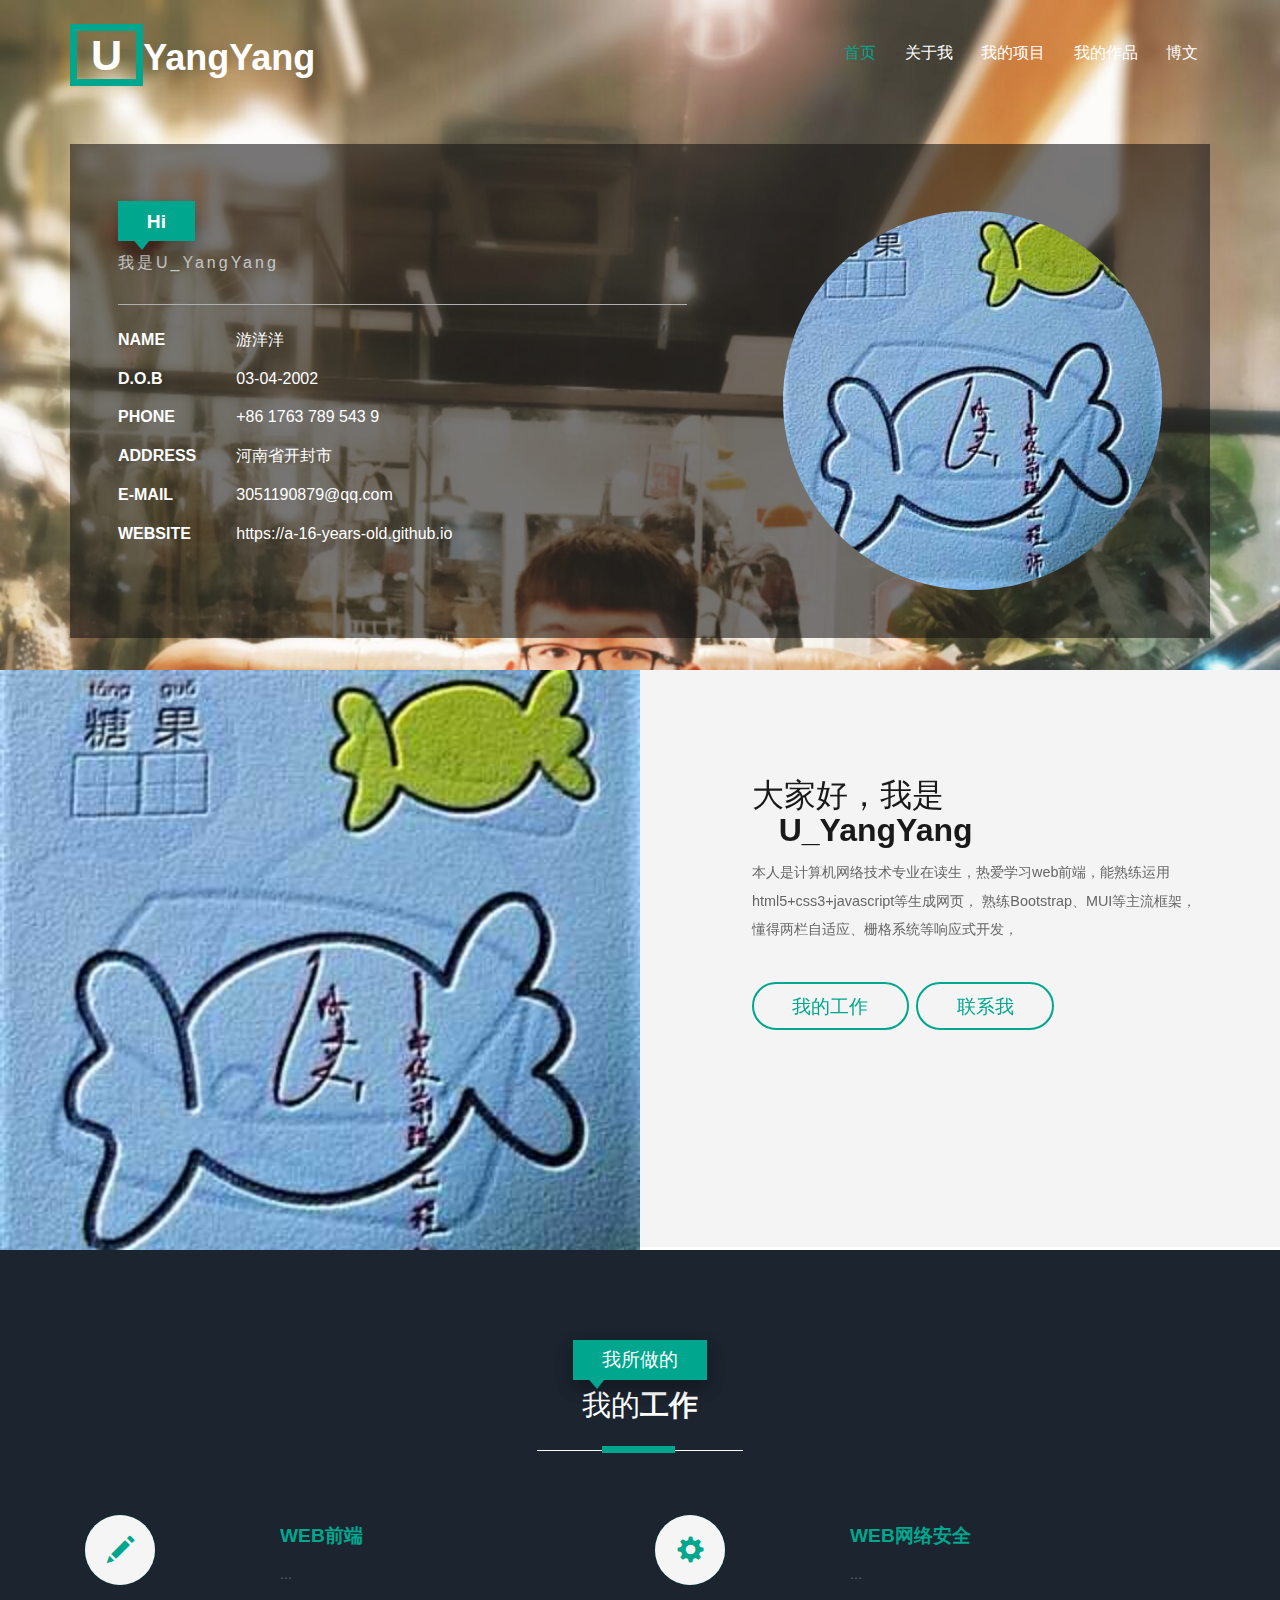
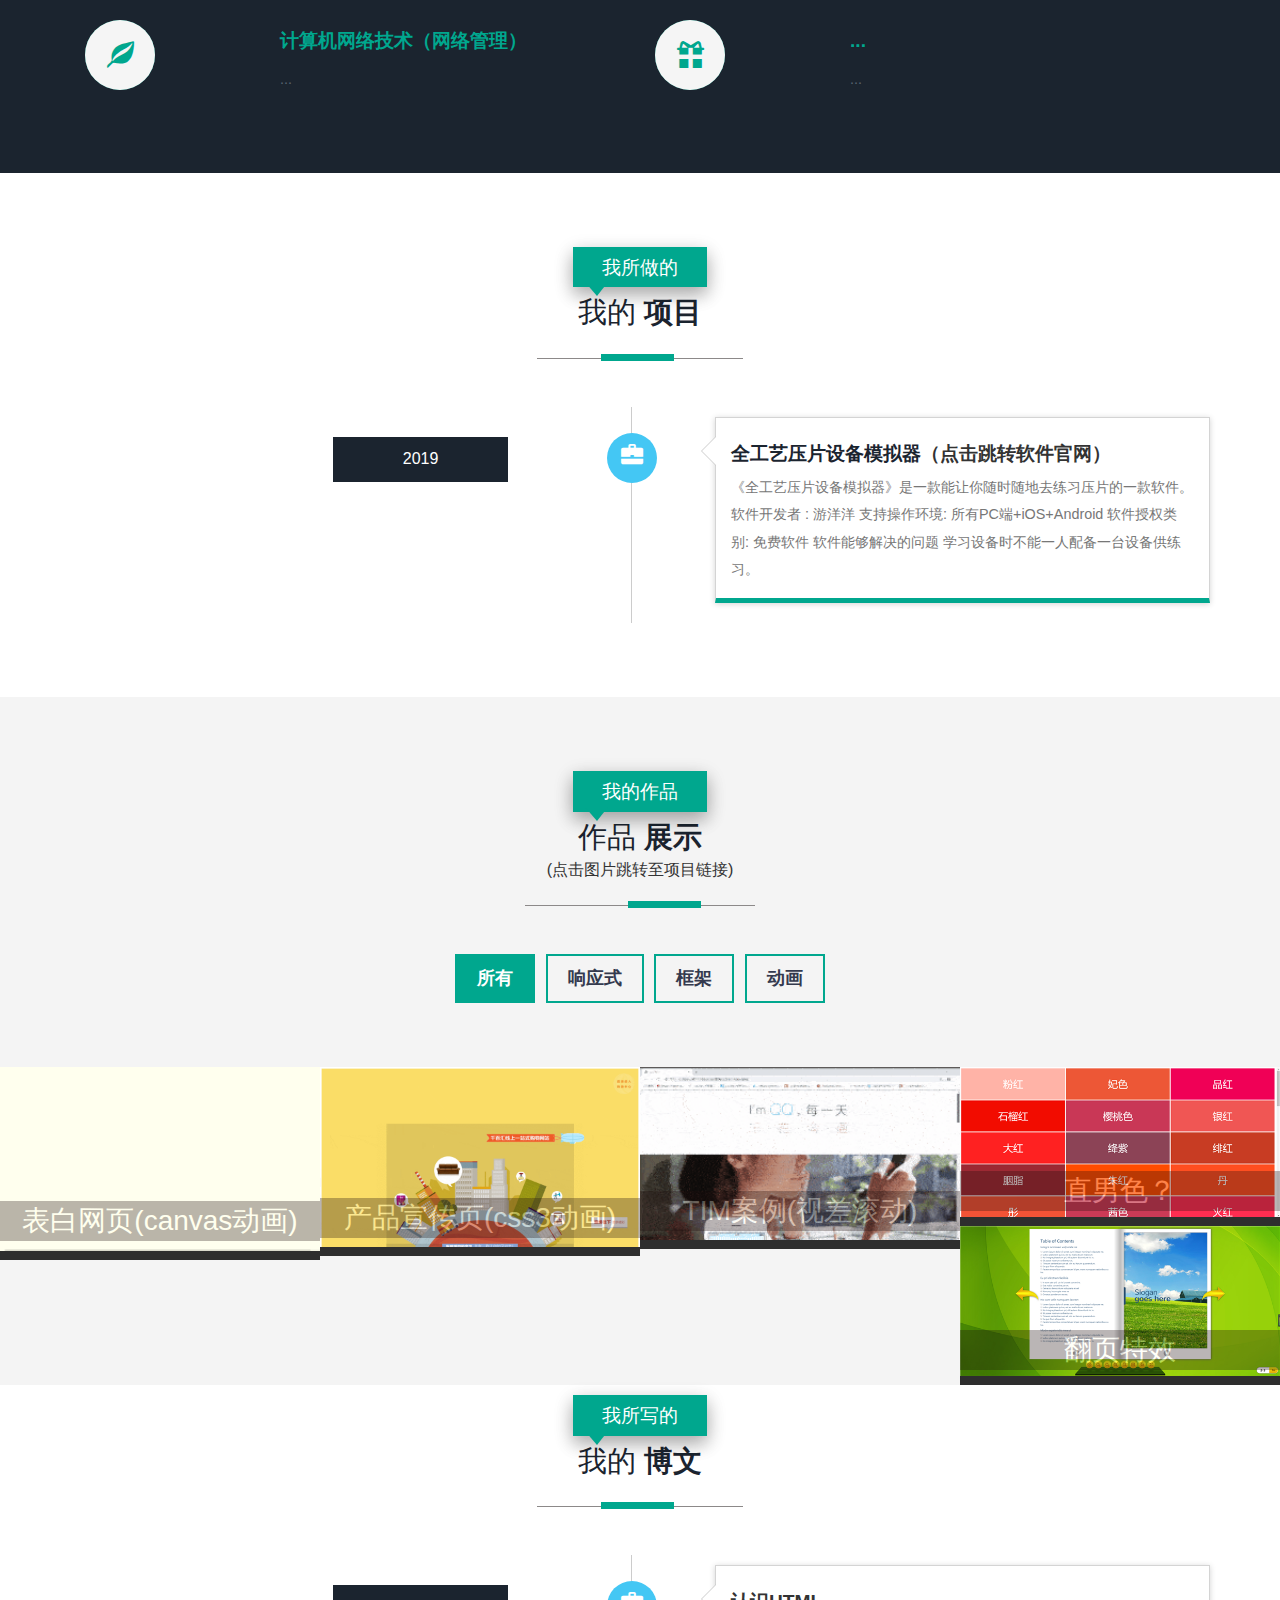
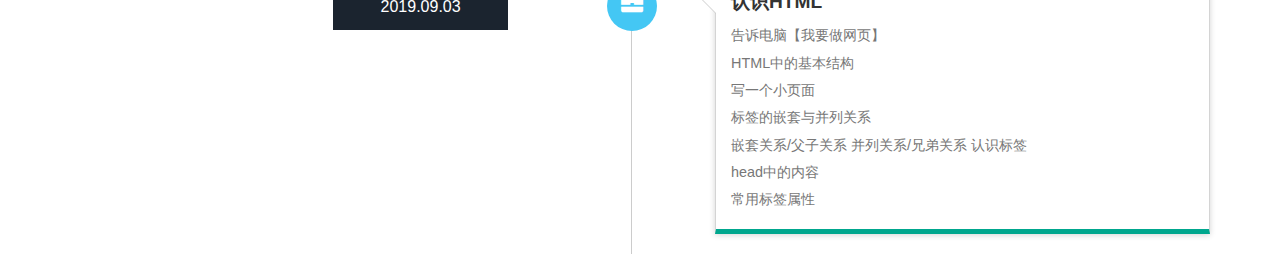
<file: index.html>
<!DOCTYPE HTML>
<html>

<head>
	<title>游洋洋的个人博客</title>
	<link href="css/bootstrap.css" rel='stylesheet' type='text/css' />
	<script src="js/jquery.min.js"></script>
	<link type="image/x-icon" rel="shortcut icon" href="ico.ico">
	<link href="css/style.css" rel='stylesheet' type='text/css' />
	<meta name="viewport" content="width=device-width, initial-scale=1">
	<meta http-equiv="Content-Type" content="text/html; charset=utf-8" />
	<meta name="keywords" content="" />
	<script type="text/javascript" src="js/move-top.js"></script>
	<script type="text/javascript" src="js/easing.js"></script>
	<script type="text/javascript">
		jQuery(document).ready(function ($) {
			$(".scroll").click(function (event) {
				event.preventDefault();
				$('html,body').animate({ scrollTop: $(this.hash).offset().top }, 1000);
			});
		});
	</script>
	<style>
		.logo {
			border-radius: 50%
		}

		.IMGTitle {
			position: absolute;
			width: 100%;
			height: 40px;
			background: #1e0d0d;
			opacity: 0.3;
			;
			bottom: 10%;
			text-align: center;
			font-size: 28px;
			color: #ffffee
		}
	</style>
</head>

<body>
	<!-- container -->
	<!-- header -->
	<div id="home" class="header">
		<div class="container">
			<!-- top-hedader -->
			<div class="top-header">
				<!-- /logo -->
				<!--top-nav---->
				<div class="top-nav">
					<div class="navigation">
						<div class="logo">
							<h1><a href="index.html"><span>U</span>YangYang</a></h1>
						</div>
						<div class="navigation-right">
							<span class="menu"><img src="images/menu.png" alt=" " /></span>
							<nav class="link-effect-3" id="link-effect-3">
								<ul class="nav1 nav nav-wil">
									<li class="active"><a data-hover="Home" href="index.html">首页</a></li>
									<li><a class="scroll" data-hover="About" href="#about">关于我</a></li>
									<li><a class="scroll" data-hover="Experience" href="#work">我的项目</a></li>
									<li><a class="scroll" data-hover="Portfolio" href="#port">我的作品</a></li>
									<li><a class="scroll" data-hover="Blog" href="#blog">博文</a></li>
								</ul>
							</nav>
							<!-- script-for-menu -->
							<script>
								$("span.menu").click(function () {
									$("ul.nav1").slideToggle(300, function () {
										// Animation complete.
									});
								});
							</script>
							<!-- /script-for-menu -->
						</div>
						<div class="clearfix"></div>
					</div>
					<!-- /top-hedader -->
				</div>
				<div class="banner-info">
					<div class="col-md-7 header-right">
						<h1>Hi </h1>
						<h6>我是U_YangYang</h6>
						<ul class="address">

							<li>
								<ul class="address-text">
									<li><b>NAME</b></li>
									<li>游洋洋</li>
								</ul>
							</li>
							<li>
								<ul class="address-text">
									<li><b>D.O.B</b></li>
									<li>03-04-2002</li>
								</ul>
							</li>
							<li>
								<ul class="address-text">
									<li><b>PHONE </b></li>
									<li>+86 1763 789 543 9</li>
								</ul>
							</li>
							<li>
								<ul class="address-text">
									<li><b>ADDRESS </b></li>
									<li>河南省开封市</li>
								</ul>
							</li>
							<li>
								<ul class="address-text">
									<li><b>E-MAIL </b></li>
									<li><a href="mailto:3051190879@qq.com"> 3051190879@qq.com</a></li>
								</ul>
							</li>
							<li>
								<ul class="address-text">
									<li><b>WEBSITE </b></li>
									<li><a href="https://a-16-years-old.github.io">https://a-16-years-old.github.io</a>
									</li>
								</ul>
							</li>

						</ul>
					</div>
					<div class="col-md-5 header-left">
						<img class="logo" src="images/img1.jpg" alt="">
					</div>
					<div class="clearfix"> </div>

				</div>
			</div>
		</div>
	</div>
	<!-- about -->
	<div id="about" class="about">
		<div class="col-md-6 about-left">
			<div id="owl-demo1" class="owl-carousel owl-carousel2">
				<div class="item">
					<div class="about-left-grid">
						<h2>大家好，我是
							<br>
							<span>&nbsp;&nbsp;&nbsp;U_YangYang</span></h2>
						<p>
							本人是计算机网络技术专业在读生，热爱学习web前端，能熟练运用html5+css3+javascript等生成网页，
							熟练Bootstrap、MUI等主流框架，懂得两栏自适应、栅格系统等响应式开发，
						</p>
						<ul>
							<li><a class="a-btn-a scroll" href="#port">我的工作</a></li>
							<li><a class="a-btn-h scroll" href="#contact">联系我</a></li>
						</ul>
					</div>
				</div>
			</div>
		</div>
		<div class="col-md-6 about-right">

		</div>
		<div class="clearfix"> </div>
		<link href="css/owl.carousel.css" rel="stylesheet">
		<script src="js/owl.carousel.js"></script>
		<script>
			$(document).ready(function () {
				$("#owl-demo1").owlCarousel({
					items: 1,
					lazyLoad: false,
					autoPlay: true,
					navigation: false,
					navigationText: false,
					pagination: true,
				});
			});
		</script>
		<!-- Feedback -->
		<script>
			$(document).ready(function () {
				$("#owl-demo3").owlCarousel({
					items: 1,
					lazyLoad: false,
					autoPlay: true,
					navigation: false,
					navigationText: true,
					pagination: true,
				});
			});
		</script>
	</div>
	<!-- /about -->
	<!-- services -->
	<div id="services" class="services">
		<div class="container">
			<div class="service-head one text-center ">
				<h4>我所做的</h4>
				<h3>我的<span>工作</span></h3>
				<span class="border two"></span>
			</div>
			<!-- services-grids -->
			<div class="wthree_about_right_grids w3l-agile">
				<div class="col-md-6 wthree_about_right_grid">
					<div class="col-xs-4 wthree_about_right_grid_left">
						<div class="hvr-rectangle-in">
							<i class="glyphicon glyphicon-pencil"></i>
						</div>
					</div>
					<div class="col-xs-8 wthree_about_right_grid_right">
						<h4>web前端</h4>
						<p>...</p>
					</div>
					<div class="clearfix"> </div>
				</div>

				<div class="col-md-6 wthree_about_right_grid">
					<div class="col-xs-4 wthree_about_right_grid_left">
						<div class="hvr-rectangle-in">
							<i class="glyphicon glyphicon-cog"></i>
						</div>
					</div>
					<div class="col-xs-8 wthree_about_right_grid_right">
						<h4>web网络安全</h4>
						<p>...</p>
					</div>
					<div class="clearfix"> </div>
				</div>

				<div class="col-md-6 wthree_about_right_grid">
					<div class="col-xs-4 wthree_about_right_grid_left">
						<div class="hvr-rectangle-in">
							<i class="glyphicon glyphicon-leaf"></i>
						</div>
					</div>
					<div class="col-xs-8 wthree_about_right_grid_right">
						<h4>计算机网络技术（网络管理）</h4>
						<p>...</p>
					</div>
					<div class="clearfix"> </div>
				</div>

				<div class="col-md-6 wthree_about_right_grid">
					<div class="col-xs-4 wthree_about_right_grid_left">
						<div class="hvr-rectangle-in">
							<i class="glyphicon glyphicon-gift"></i>
						</div>
					</div>
					<div class="col-xs-8 wthree_about_right_grid_right">
						<h4>...</h4>
						<p>...</p>
					</div>
					<div class="clearfix"> </div>
				</div>
				<div class="clearfix"> </div>
			</div>

			<!-- services-grids -->
		</div>
	</div>
	<!-- services -->
	<!--work-experience-->
	<div id="work" class="work">
		<div class="container">
			<div class="service-head text-center">
				<h4>我所做的</h4>
				<h3>我的 <span>项目</span></h3>
				<span class="border one"></span>
			</div>
			<div class="time-main w3l-agile">
				<div class="col-md-6 year-info">
					<ul class="year">
						<li>2019</li>
						<div class="clearfix"></div>
					</ul>
				</div>
				<ul class="col-md-6 timeline">
					<li>
						<div class="timeline-badge info"><i class="glyphicon glyphicon-briefcase"></i></div>
						<div class="timeline-panel">
							<div class="timeline-heading">
								<h4 class="timeline-title">全工艺压片设备模拟器<a
										href="project/全工艺压片设备模拟器/index.html">（点击跳转软件官网）</a></h4>

							</div>
							<div class="timeline-body">
								<p>《全工艺压片设备模拟器》是一款能让你随时随地去练习压片的一款软件。
									软件开发者 : 游洋洋
									支持操作环境: 所有PC端+iOS+Android
									软件授权类别: 免费软件
									软件能够解决的问题
									学习设备时不能一人配备一台设备供练习。
								</p>
							</div>
						</div>
					</li>
				</ul>
				<div class="clearfix"></div>
			</div>
		</div>
	</div>
	<!--//work-experience-->

	<!-- portfolio -->
	<div class="portfolio" id="port">
		<div class="service-head text-center">
			<h4>我的作品</h4>
			<h3>作品 <span>展示</span></h3>
			<span>(点击图片跳转至项目链接)</span>
			<span class="border"></span>
		</div>
		<div class="portfolio-grids">
			<script src="js/easyResponsiveTabs.js" type="text/javascript"></script>
			<script type="text/javascript">
				$(document).ready(function () {
					$('#horizontalTab').easyResponsiveTabs({
						type: 'default', //Types: default, vertical, accordion           
						width: 'auto', //auto or any width like 600px
						fit: true   // 100% fit in a container
					});
				});

			</script>
			<div class="sap_tabs">
				<div id="horizontalTab" style="display: block; width: 100%; margin: 0px;">
					<ul class="resp-tabs-list">
						<li class="resp-tab-item" aria-controls="tab_item-0" role="tab"><span>所有</span></li>
						<li class="resp-tab-item" aria-controls="tab_item-1" role="tab"><span>响应式</span></li>
						<li class="resp-tab-item" aria-controls="tab_item-2" role="tab"><span>框架</span></li>
						<li class="resp-tab-item" aria-controls="tab_item-3" role="tab"><span>动画</span></li>
					</ul>
					<div class="resp-tabs-container">
						<div class="tab-1 resp-tab-content" aria-labelledby="tab_item-0">

							<div class="col-md-3 team-gd ">
								<span class="IMGTitle">
									<p>表白网页(canvas动画)</p>
								</span>
								<a href="works/confession/index.html"
									class="portfolio-link b-link-diagonal b-animate-go my-portfolio-link"
									data-toggle="modal"><img src="images/pic1.gif" alt="">

								</a>
							</div>
							<div class="col-md-3 team-gd ">
								<span class="IMGTitle">
									<p>产品宣传页(css3动画)</p>
								</span>
								<a href="works/cart/index.html"
									class="portfolio-link b-link-diagonal b-animate-go my-portfolio-link"
									data-toggle="modal"><img src="images/pic2.gif" alt="">
								</a>
							</div>
							<div class="col-md-3 team-gd ">
								<span class="IMGTitle">
									<p>TIM案例(视差滚动)</p>
								</span>
								<a href="works/QQTIM/index.html"
									class="portfolio-link b-link-diagonal b-animate-go my-portfolio-link"
									data-toggle="modal"><img src="images/pic3.gif" alt="">
								</a>
							</div>
							<div class="col-md-3 team-gd ">
								<span class="IMGTitle">
									<p>直男色？</p>
								</span>
								<a href="works/red/index.html"
									class="portfolio-link b-link-diagonal b-animate-go my-portfolio-link"
									data-toggle="modal"><img src="images/pic4.jpg" alt="">
								</a>
							</div>
							<div class="col-md-3 team-gd ">
								<span class="IMGTitle">
									<p>翻页特效</p>
								</span>
								<a href="works/page-turning/index.html"
									class="portfolio-link b-link-diagonal b-animate-go my-portfolio-link"
									data-toggle="modal"><img src="images/pic5.png" alt="">
								</a>
							</div>

							<div class="clearfix"></div>
						</div>
					</div>
				</div>
			</div>
		</div>
	</div>


	<!--博文-->
	<div id="blog" class="work">
		<div class="container">
			<div class="service-head text-center">
				<h4>我所写的</h4>
				<h3>我的 <span>博文</span></h3>
				<span class="border one"></span>
			</div>
			<div class="time-main w3l-agile">
				<div class="col-md-6 year-info">
					<ul class="year">
						<li>2019.09.03</li>
						<div class="clearfix"></div>
					</ul>
				</div>
				<ul class="col-md-6 timeline">
					<li>
						<div class="timeline-badge info"><i class="glyphicon glyphicon-briefcase"></i></div>
						<div class="timeline-panel">
							<div class="timeline-heading">
								<h4 class="timeline-title">
									<a href="bowens/RenShi-html.html">认识HTML</a>
								</h4>
							</div>
							<div class="timeline-body">
								<p>
									告诉电脑【我要做网页】 <br>
									HTML中的基本结构  <br>
									写一个小页面  <br>
									标签的嵌套与并列关系 <br>
									嵌套关系/父子关系
									并列关系/兄弟关系
									认识标签 <br>
									head中的内容  <br>
									常用标签属性  <br>
								</p>
							</div>
						</div>
					</li>
				</ul>
				<div class="clearfix"></div>
			</div>
		</div>
	</div>
	<script type="text/javascript">
		$(document).ready(function () {
			/*
			var defaults = {
					containerID: 'toTop', // fading element id
				containerHoverID: 'toTopHover', // fading element hover id
				scrollSpeed: 1200,
				easingType: 'linear' 
				};
			*/

			$().UItoTop({ easingType: 'easeOutQuart' });

		});
	</script>
	<!--end-smooth-scrolling-->
	<!-- //for bootstrap working -->
	<script src="js/bootstrap.js"></script>


</body>

</html>
</file>
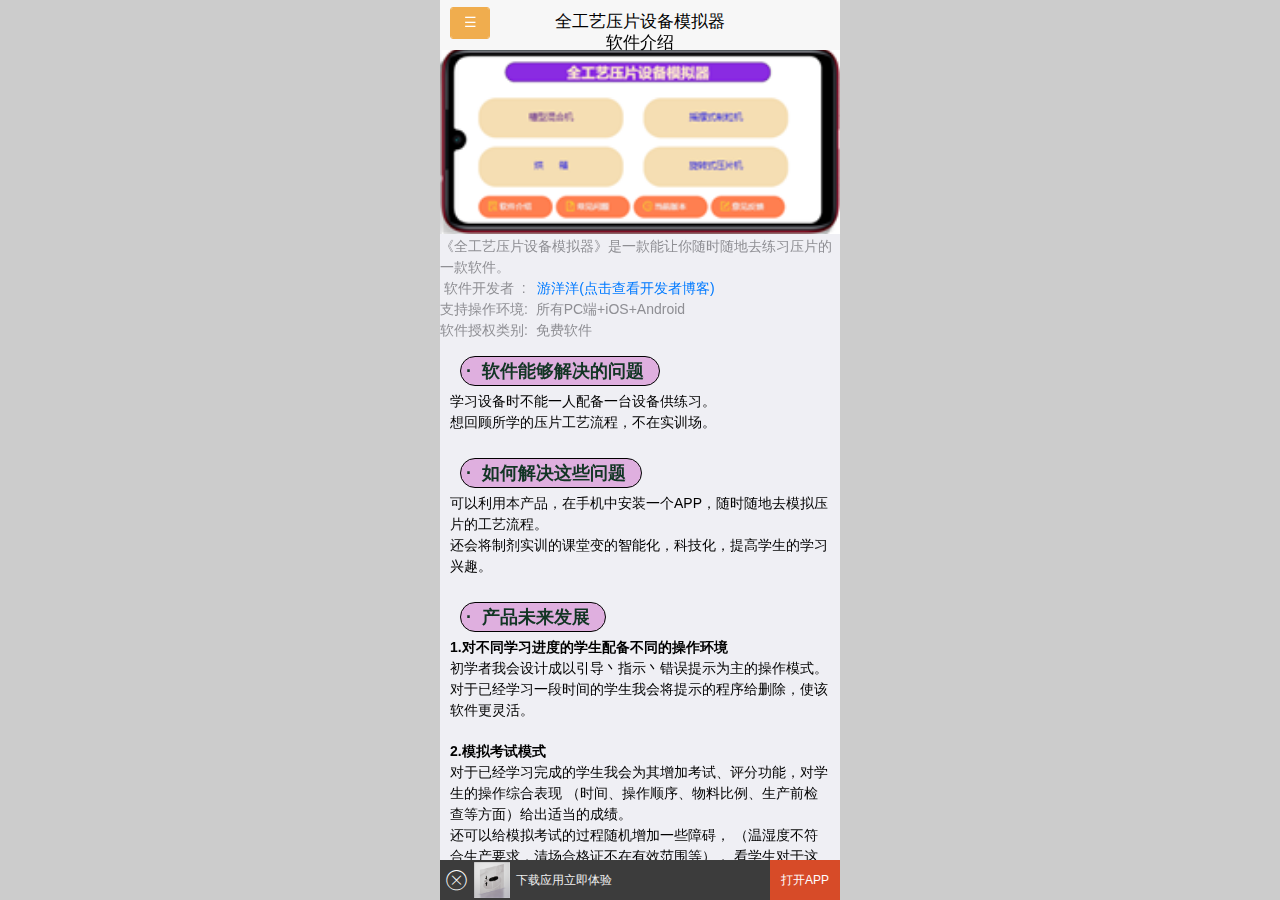
<file: project/全工艺压片设备模拟器/index.html>
<!DOCTYPE html>
<html lang="en">
<head>
<meta charset="UTF-8">
<meta name="viewport" content="width=device-width, initial-scale=1,maximum-scale=1,user-scalable=no">
<title>【全工艺压片设备模拟器】官方网站</title>
<link type="image/x-icon" rel="shortcut icon" href="ico.ico">
<link rel="stylesheet" href="css/mui.min.css">
<link rel="stylesheet" href="css/comment.css">
<style>

#my-downloadBar {width: 100%;position: fixed;bottom: 0;color: #fff;font-size: 12px;box-sizing: border-box;z-index: 99999;}
#my-downloadBar span {display: block;width: 100%;height: 40px;padding-left: 76px;line-height: 40px;background-color: #000;opacity: 0.7;}
#my-downloadBar .my-bar-item.my-downloadbar-close {position: absolute;left: 4px;top: 0;width: 36px;line-height: 40px;font-size: 25px;}
#my-downloadBar .my-bar-item.my-downloadbar-logo {position: absolute;left: 34px;top: 0;height: 40px;width: 36px;background-image: url(logo.png);background-size: 100%;background-repeat: no-repeat;background-position: center center;}
#my-downloadBar .my-bar-item.my-downloadbar-open {position: absolute;right: 0;top: 0;height: 40px;width: 70px;background-color: #D74B28;text-align: center;cursor: pointer;
line-height: 40px
}

.jumpMenu{float: left;;width: 40px;height: 50;}
</style>
</head>
<body>
<div class="mui-off-canvas-wrap mui-draggable mui-scalable">
    <!-- 菜单容器 -->
    <aside class="mui-off-canvas-left">
        <div class="mui-scroll-wrapper">
        <div class="mui-scroll"">
                <img class="ico" src="ico.png" width="50">
                <img class="logo" src="logo.png" width="100">
            <ul class="mui-table-view" >
                <li class="mui-table-view-cell" >
                    <a class="mui-active" href="index.html">关于软件</a>
                </li>
                <li class="mui-table-view-cell">
                    <a href="www/download.html">下载</a>
                </li>
                <li class="mui-table-view-cell">
                    <a href="www/commonProblem.html">常见问题</a>
                </li>
                <li class="mui-table-view-cell">
                    <a href="www/edition.html">历史版本</a>
                </li>
                <li class="mui-table-view-cell">
                    <a href="www/feedback.html">意见反馈</a>
                </li>
            </ul>
        </div>
        </div>
    </aside>
    <!-- 主页面容器 -->
    <div class="mui-inner-wrap">
        <!-- 主页面标题 -->
        <header class="mui-bar mui-bar-nav">
            <button id="offCanvasShow" type="button" class="mui-btn mui-btn-primary mui-btn-yellow jumpMenu" style="padding: 5px;">
                ☰
            </button>
            <h1 class="mui-title">全工艺压片设备模拟器</h1>
            <br>
            <p class="mui-title">软件介绍</p>
        </header>
        
        <div class="mui-content mui-scroll-wrapper">
        <div class="mui-scroll">
            <!-- 主界面具体展示内容 -->
        
            <!--轮播效果-->
            <div class="mui-slider">
                <div class="mui-slider-group mui-slider-loop">
                  <!--支持循环，需要重复图片节点-->
                  <div class="mui-slider-item mui-slider-item-duplicate"><a href="#"><img src="images/slider/5.png" /></a></div>
                  <div class="mui-slider-item"><a href="#"><img src="images/slider/1.png" /></a></div>
                  <div class="mui-slider-item"><a href="#"><img src="images/slider/2.png" /></a></div>
                  <div class="mui-slider-item"><a href="#"><img src="images/slider/3.png" /></a></div>
                  <div class="mui-slider-item"><a href="#"><img src="images/slider/4.png" /></a></div>
                  <div class="mui-slider-item"><a href="#"><img src="images/slider/5.png" /></a></div>
                  <!--支持循环，需要重复图片节点-->
                  <div class="mui-slider-item mui-slider-item-duplicate"><a href="#"><img src="images/slider/1.png" /></a></div>
                </div>
            </div>
            <p>
                《全工艺压片设备模拟器》是一款能让你随时随地去练习压片的一款软件。<br>
                &nbsp;软件开发者&nbsp;&nbsp;:&nbsp;&nbsp;&nbsp;<a href="https://a-16-years-old.github.io/">游洋洋(点击查看开发者博客)</a> <br>
                支持操作环境:&nbsp;&nbsp;所有PC端+iOS+Android <br>
                软件授权类别:&nbsp;&nbsp;免费软件 
            </p>
            <h2>·&nbsp;&nbsp;软件能够解决的问题</h2>
                <p class="text">
                    学习设备时不能一人配备一台设备供练习。<br>
                    想回顾所学的压片工艺流程，不在实训场。<br>
                </p>    
            <h2>·&nbsp;&nbsp;如何解决这些问题</h2>
                <p class="text">
                    可以利用本产品，在手机中安装一个APP，随时随地去模拟压片的工艺流程。<br>
                    还会将制剂实训的课堂变的智能化，科技化，提高学生的学习兴趣。<br>
                </p>
            <h2>·&nbsp;&nbsp;产品未来发展</h2>
                <p class="text">
                    <strong>1.对不同学习进度的学生配备不同的操作环境</strong> <br>
                    初学者我会设计成以引导丶指示丶错误提示为主的操作模式。<br>
                    对于已经学习一段时间的学生我会将提示的程序给删除，使该软件更灵活。<br>
                </p>
                <p class="text">
                    <strong>2.模拟考试模式</strong> <br>
                    对于已经学习完成的学生我会为其增加考试、评分功能，对学生的操作综合表现
                    （时间、操作顺序、物料比例、生产前检查等方面）给出适当的成绩。<br>
                    还可以给模拟考试的过程随机增加一些障碍，
                    （温湿度不符合生产要求，清场合格证不在有效范围等），
                    看学生对于这些障碍的反应，是否会及时提交错误信息。
                </p>
                <p class="text">
                    <strong>3.加入其他剂型的模拟环境</strong> <br>
                    将来我还会尽量去模拟出胶囊、水针的设备生产模拟程序。
                </p>
            
        </div>
        </div>  
    </div>
</div>
<!-- 底部导航根容器 -->
<div id="my-downloadBar">
    <span>下载应用立即体验</span>
    <div class="my-bar-item my-downloadbar-close mui-icon mui-icon-close"></div>
    <div class="my-bar-item my-downloadbar-logo"></div>
    <div class="my-bar-item my-downloadbar-open">打开APP</div>
</div>
<script src="js/zepto.min.js"></script>
<script src="js/touch.js"></script>
<script src="js/mui.min.js"></script>
<script src="js/comment.js"></script>
<script>
$(function(){

    

//点击底部打开APP按钮跳转至下载页面
$('.my-downloadbar-open').on('tap',function(){
    mui('.mui-off-canvas-wrap').offCanvas('show');
   // window.location.href = "www/download.html"
});
//点击底部打开APP按钮跳转至下载页面
$('.my-downloadbar-open').on('tap',function(){
    window.location.href = "www/download.html"
});


});


</script>
</body>
</html>
</file>
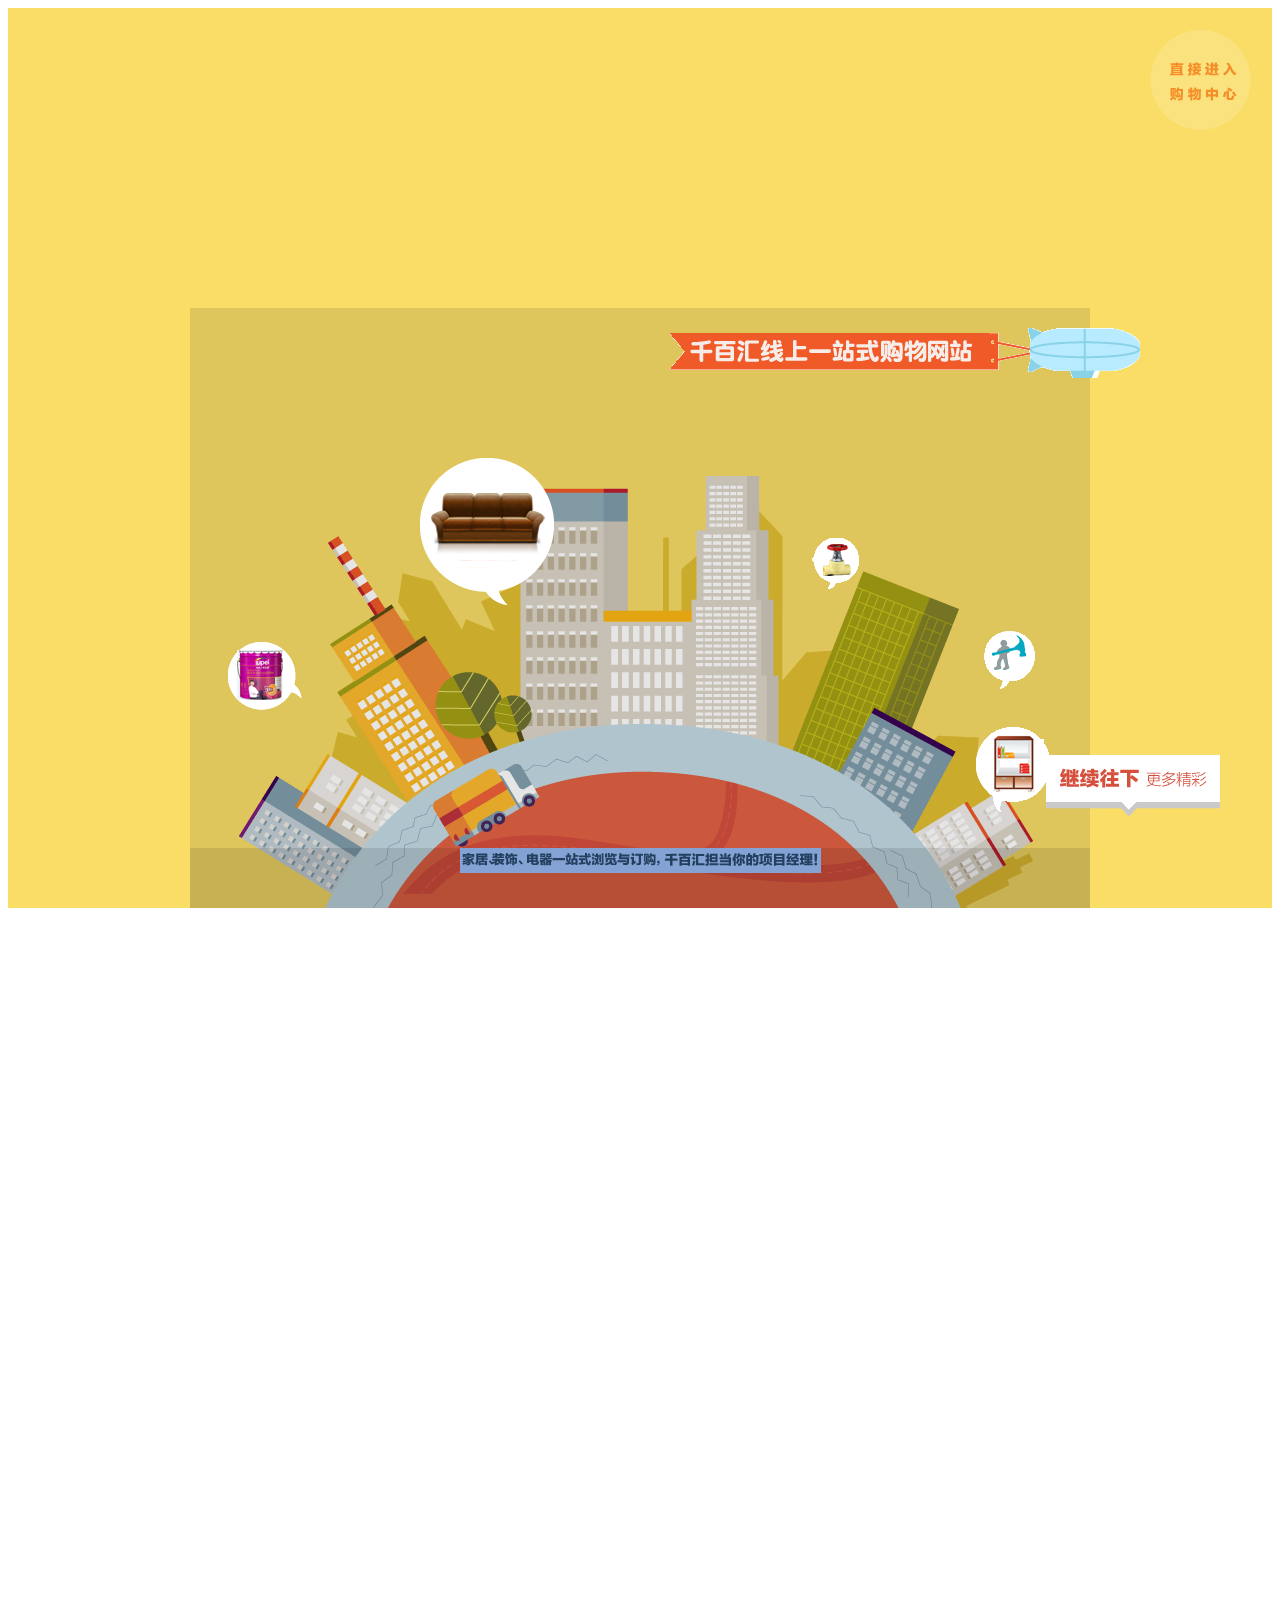
<file: works/cart/index.html>
<!DOCTYPE html>
<html>

<head>
    <meta charset="UTF-8">
    <title>购物车宣传页</title>
    <link rel="styleshrrt" href="css/jquery.fullpage.css">
    <link rel="styleshrrt" href="css/index.css">
    <!--  <style>
        .go{width: 100px;height: 100px;border-radius: 50%;position: fixed;right: 30px;top: 30px;z-index: 2;}
        .more{position: fixed;right: 60px;bottom: 80px;z-index: 2;animation: more 0.3s linear infinite alternate}

        /*第一屏内容容器*/
        .content{width: 900px;height: 600px;background: rgba(0,0,0,0.1);position: absolute;bottom: 0;left:50%;margin-left: -450px}
        .section01{background: url("images/01-bg.png") no-repeat center bottom}
        .section01 .goods{text-align: center;margin-top: 230px}
        .section01 .sofa{position: absolute;left: 230px;top: 150px;animation: sofa01 0.8s linear infinite alternate}
        .section01 .fly{position: absolute;right: -50px;top: 20px;animation: fly01 1s linear infinite alternate;}
        /*第一屏动画*/
        @keyframes fly01{
            from{transform: translateY(-30px)}
            to{transform: translateY(30px)}
        }
        @keyframes more{
            from{transform: translateY(-10px)}
            to{transform: translateY(10px)}
        }
        @keyframes sofa01{
            from{transform: translateY(-30px)}
            to{transform: translateY(30px)}
        }


        /*第二屏*/
        .content02{width: 900px;height: 600px;background: rgba(0,0,0,0.1);position: absolute;bottom: 0;left:50%;margin-left: -450px}
        
</style> -->
    <style>
        /*公用的样式*/
        .go {
            width: 100px;
            height: 100px;
            border-radius: 50%;
            position: fixed;
            right: 30px;
            top: 30px;
            z-index: 1001;
        }

        .more {
            position: fixed;
            right: 60px;
            bottom: 80px;
            z-index: 1001;
            animation: more 0.3s linear infinite alternate;
        }

        /*内容容器*/
        .content {
            width: 900px;
            height: 600px;
            background: rgba(0, 0, 0, 0.1);
            position: absolute;
            bottom: 0;
            left: 50%;
            margin-left: -450px;
        }

        /*布局：定位 动画：位移*/
        /*第一屏*/
        .section01 {
            background: url("images/01-bg.png") no-repeat center bottom;
        }

        .section01 .goods {
            text-align: center;
            margin-top: 230px;
        }

        .section01 .sofa {
            position: absolute;
            left: 230px;
            top: 150px;
            animation: more 0.8s linear infinite alternate;
        }

        .section01 .fly {
            position: absolute;
            right: -50px;
            top: 20px;
            /*调用动画*/
            animation: fly01 1s linear infinite alternate;
        }

        /*第一屏动画*/
        /*1.定义动画序列*/
        @keyframes fly01 {
            from {
                transform: translateY(-30px);
            }

            to {
                transform: translateY(30px);
            }
        }

        @keyframes more {
            from {
                transform: translateY(-10px);
            }

            to {
                transform: translateY(10px);
            }
        }

        @keyframes sofa01 {
            from {
                transform: translateY(-20px);
            }

            to {
                transform: translateY(20px);
            }
        }

        /*第二屏*/
        /*使用位移动画需要使用块级元素*/
        .content02 {
            width: 900px;
            height: 600px;
            background: rgba(0, 0, 0, 0.1);
            position: absolute;
            left: 50%;
            margin-left: -450px;
            top: 840px;
        }

        .section02 {
            background: url("images/02-bg.png") no-repeat center bottom;
        }

        .section02 .goods {
            transform: scale(0);
            transform-origin: right bottom;
            position: absolute;
            left: 50%;
            margin-left: -220px;
            bottom: 210px
        }

        .section02 .sofa {
            transform: scale(0.5);
            position: absolute;
            left: 291px;
            top: 131px;
            opacity: 0;
            z-index: 3;
        }

        .section02 .input {
            position: absolute;
            right: 171px;
            top: 123px;
            opacity: 0;
        }

        .section02 .input .key {
            position: absolute;
            left: 100px;
            top: 4px;
            opacity: 0;
        }

        .section02 .text {
            text-align: center
        }

        .section02 .text .text02 {
            position: absolute;
            opacity: 0;
        }

        /*第二屏动画*/
        .section02.now .text .text01 {
            position: absolute;
            opacity: 0;
        }

        .section02.now .text .text02 {
            position: static;
            opacity: 1;
            transform: opacity 1s;
        }

        .section02.now .input {
            animation: input02 3s linear forwards
        }

        .section02.now .input .key {
            opacity: 1;
            transition: all 1s linear 1s
        }

        .section02.now .goods {
            transform: scale(1);
            transition: all 1s linear 2s
        }

        @keyframes input02 {
            0% {
                transform: translate(2000px, 130px);
                opacity: 1;
            }

            33% {
                transform: translate(-180px, 130px)
            }

            67% {
                transform: translate(-180px, 130px)
            }

            100% {
                transform: scale(0.7);
                opacity: 1;
            }
        }

        /*二三屏沙发动画*/
        .section02.leave .sofa {
            animation: sofa02 1s linear
        }

        @keyframes sofa02 {
            0% {
                opacity: 1
            }

            100% {
                opacity: 1;
                transform: translate(-80px, 800px)
            }
        }

        /*第三屏*/
        .content03 {
            width: 900px;
            height: 600px;
            background: rgba(0, 0, 0, 0.1);
            position: absolute;
            left: 50%;
            margin-left: -450px;
            top: 1565px;
        }

        .section03 {
            background: url("images/03-bg.png") no-repeat center bottom
        }

        .section03 .sofa {
            position: absolute;
            left: 212px;
            top: 180px;
            display: none
        }

        .section03 .change {
            position: absolute;
            right: 115px;
            bottom: 170px;
        }

        .section03 .change img:last-child {
            position: absolute;
            opacity: 0;
        }

        .section03 .cart {
            position: absolute;
            right: 192px;
            bottom: 30px
        }

        .section03 .cart img:last-child {
            position: absolute;
            opacity: 0;
        }

        /*第三屏动画*/
        .section03.now .sofa {
            display: block
        }

        .section03.now .change img:first-child {
            position: absolute;
            opacity: 0;
        }

        .section03.now .change img:last-child {
            position: static;
            opacity: 1;
            transition: all 1s linear
        }

        .section03.now .cart img:first-child {
            position: absolute;
            opacity: 0;
        }

        .section03.now .cart img:last-child {
            position: static;
            opacity: 1;
        }

        /*三四屏沙发动画*/
        .section03.leave .sofa {
            animation: sofa03 1s linear;
        }

        @keyframes sofa03 {
            0% {}

            100% {
                transform: translate(190px, 700px) rotate(45deg);
                display: none
            }

        }

        /*第四屏*/
        .content04 {
            width: 900px;
            height: 600px;
            background: rgba(0, 0, 0, 0.1);
            position: absolute;
            left: 50%;
            margin-left: -450px;
            top: 2290px;
        }

        .section04 {
            background: url("images/04-bg.png") no-repeat center bottom
        }

        .section04 .cloud {
            position: absolute;
            left: 0;
            top: -50px;
            animation: cloud04 20s linear infinite alternate
        }

        .section04 .text {
            text-align: center;
            margin-top: 100px
        }

        .section04 .text img:last-child {
            position: absolute;
            opacity: 0;
        }

        .section04 .text.show img:first-child {
            position: absolute;
            opacity: 0;
        }

        .section04 .text.show img:last-child {
            position: static;
            opacity: 1;
            transition: all 1s linear
        }

        .section04 .cart {
            text-align: center;
            margin-top: 70px;
        }

        .section04 .cart .cart00>img {
            z-index: 100;
        }

        .section04 .cart .sofa>img {
            position: absolute;
            top: 0px;
            left: 400px;
            transform: rotate(45deg);
            display: none;
            z-index: 10;
        }

        .section04 .address {
            width: 283px;
            height: 270px;
            position: absolute;
            left: 50%;
            bottom: 150px;
            transform: translateX(-50%);
            display: none
        }

        .section04 .address img:last-child {
            position: absolute;
            top: 60px;
            left: 50%;
            transform: translateX(-50%);
            z-index: 3;
            display: none
        }

        /*第四屏动画*/
        @keyframes cloud04 {
            0% {}

            100% {
                transform: translateX(1000px)
            }
        }

        .section04.now .cart .sofa>img {
            display: block;
            z-index: 10;
        }

        .section04.now .cart {
            transition: 2s;
            transform: translateX(1000px)
        }

        /*第五屏*/
        .content05 {
            width: 900px;
            height: 600px;
            background: rgba(0, 0, 0, 0.1);
            position: absolute;
            left: 50%;
            margin-left: -450px;
            top: 3018px;
        }

        .section05 {
            background: url("images/05-bg.png")
        }

        .section05 .sofa {
            position: absolute;
            bottom: 100px;
            left: 100px;
            opacity: 0;
        }

        .section05 .card {
            position: absolute;
            top: 180px;
            left: 0;
        }

        .section05 .card .cardImg {
            position: relative;
            z-index: 1;
        }

        .section05 .card .orderImg {
            position: absolute;
            top: -70px;
            left: 130px;
            transform: translateY(80px)
        }

        .section05 .mouse {
            position: absolute;
            top: 0;
            right: 0;
            height: 100%;
            width: 400px;
            overflow: hidden;
        }

        .section05 .mouse .m1,
        .section05 .mouse .m2 {
            position: absolute;
            top: -430px;
            right: 0;
        }

        .section05 .mouse .m2 {
            opacity: 0;
        }

        .section05 .mouse .hand {
            position: absolute;
            top: 250px;
            right: 50px;
            transform: translateY(500px)
        }

        /*第五屏动画*/
        .section05.now .mouse .hand {
            transition: all 1s linear;
            transform: none
        }

        .section05.now .mouse .m2 {
            transition: all 0.2s linear 1s;
            opacity: 1;
        }

        .section05.now .sofa {
            animation: sofa05 2s linear 1.2s forwards
        }

        .section05.leave .sofa {
            animation: sofa05-06 1s linear
        }

        @keyframes sofa05 {
            0% {
                transform: translateY(-1000px) rotate(30deg);
                opacity: 1;
            }

            50% {
                transform: translateY(-150px) rotate(30deg)
            }

            100% {
                transform: rotate(30deg);
                opacity: 1
            }
        }

        @keyframes sofa05-06 {
            0% {
                opacity: 1;
                transform: rotate(30deg)
            }

            100% {
                transform: translateY(500px) scale(0.2) rotate(30deg);
                opacity: 1;
            }
        }

        .section05.now .card .orderImg {
            transition: all 1s linear 2.2s;
            transform: none
        }

        /*第六屏*/
        .content06 {
            width: 900px;
            height: 600px;
            background: rgba(0, 0, 0, 0.1);
            position: absolute;
            left: 50%;
            margin-left: -450px;
            top: 3731px;
        }

        .section06 {
            background: url("images/06-bg.png") no-repeat 25% bottom
        }

        .section06 .cloud {
            position: absolute;
            top: -50px;
            left: 0;
        }

        .section06 .cloud img:last-child {
            position: absolute;
            top: 0;
            left: 0;
            animation: cloud06 20s linear infinite alternate
        }

        .section06 .cloud img:first-child {
            animation: cloud06 40s linear infinite alternate
        }

        .section06 .text {
            position: absolute;
            top: 80px;
            left: 120px;
        }

        .section06 .text img:last-child {
            position: absolute;
            opacity: 0;
            left: 0;
            top: 0
        }

        .section06 .text img:first-child {}

        .section06 .box {
            position: absolute;
            top: 150px;
            left: 140px;
        }

        .section06 .car {
            position: absolute;
            bottom: 0;
            left: 100px;
        }

        .section06 .car .buyer {
            opacity: 0;
            position: absolute;
            left: 160px;
            top: -60px;
        }

        .section06 .car .address {
            opacity: 0;
            position: absolute;
            left: 160px;
            top: -60px;
        }

        .section06 .car img {
            position: absolute;
            opacity: 0;
        }

        .section06 .car .carImg {
            position: relative;
            opacity: 1;
        }

        .section06 .car .worker {
            opacity: 0;
        }

        .section06 .car .say {
            right: -400px;
            top: -400px;
        }

        .section06 .person {
            width: 100px;
            height: 150px;
            position: absolute;
            bottom: 0;
            right: 0;
        }

        .section06 .personImg {
            position: absolute;
            right: 100px;
            bottom: 100px;
            transform: scale(0);
            transform-origin: right bottom;
            z-index: 5
        }

        .section06 .person .door {
            opacity: 0;
            position: absolute;
            ;
            bottom: 115px;
            right: 0px;
        }

        /*第六屏动画*/
        .section06.now {
            background: url("images/06-bg.png") no-repeat -1000px bottom;
            transition: background 1s linear 1s
        }

        @keyframes cloud06 {
            0% {}

            100% {
                transform: translateX(1000px)
            }
        }

        .section06 .box.show {
            animation: box06 2s linear forwards
        }

        @keyframes box06 {
            0% {
                transform: translateX(-500px)
            }

            50% {
                transform: none
            }

            100% {
                transform: translateY(350px) scale(0.3)
            }
        }

        .section06.now .car .buyer {
            transform: all 0.25s linear 2s;
            opacity: 1;
        }

        .section06.now .car .address {
            transform: all 0.5s linear 1.25s;
            opacity: 1;
        }

        .section06.now .car .worker {
            left: 150px;
            bottom: 0;
            transform-origin: left bottom;
            animation: worker06 1.5s linear 2s forwards;
        }

        .section06.now .car .say {
            opacity: 1;
            transition: all 0.5s linear 3.5s;
        }

        .section06.now .person .personImg {
            transition: all 0.5s linear 4s;
            transform: none;
        }

        .section06.now .person .door {
            opacity: 1;
            transition: all 0.4s linear 3.5s
        }

        .section06.now .text img:first-child {
            opacity: 0;
            ;
            transition: all 0.1 linear 3.5s
        }

        .section06.now .text img:last-child {
            opacity: 1;
            transition: all 1s linear 3.5s
        }

        @keyframes worker06 {
            0% {
                transform: scale(0);
                opacity: 1;
            }

            33.3% {
                transform: scale(1);
            }

            66.7% {
                transform: scale(1) translateY(-100px)
            }

            100% {
                transform: scale(1) translateY(-100px) translateX(150px);
                opacity: 1;
            }
        }

        /*第七屏*/
        .content07 {
            width: 900px;
            height: 600px;
            background: rgba(0, 0, 0, 0.1);
            position: absolute;
            left: 50%;
            margin-left: -450px;
            top: 4453px;
        }

        .section07 {
            background: url("images/07-bg.png") no-repeat center bottom
        }

        .section07 .star {
            position: absolute;
            left: 157px;
            top: 142px
        }

        .section07 .star img {
            float: left;
            margin-right: 6px;
            display: none
        }

        .section07 .text {
            position: absolute;
            left: 157px;
            top: 180px;
            transform: scale(0);
            transform-origin: left bottom
        }

        /*第七屏动画*/
        .section07.now .text {
            transition: all 1s linear 2s;
            transform: none;
            animation: text07 1s linear 2s
        }

        @keyframes text07 {
            0% {}

            70% {
                transform: scale(1.2)
            }

            100% {
                transform: none
            }
        }

        /*第八屏*/
        .content08 {
            width: 900px;
            height: 600px;
            background: rgba(0, 0, 0, 0.1);
            position: absolute;
            left: 50%;
            margin-left: -450px;
            top: 5196px;
        }

        /*第8屏*/
        .section08 {
            background: url("images/08-bg.png");
        }

        .section08 .btn {
            width: 389px;
            height: 160px;
            position: absolute;
            left: 50%;
            transform: translateX(-50%);
        }

        .section08 .btn img:last-child {
            position: absolute;
            left: 0;
            top: 0;
            opacity: 0;
        }

        .section08 .btn:hover img:last-child {
            opacity: 1;
        }

        .section08 .again {
            position: absolute;
            right: 0;
            top: 80px;
        }

        .section08 .hand {
            position: absolute;
            left: 50%;
            top: 100px;
            transform: translateX(-50%);
        }
    </style>
</head>

<body>
    <!--公用的元素-->
    <a href="#" class="go"><img src="images/00-go.png"></a>
    <a href="#" class="more"><img src="images/00-more.png"></a>
    <!--结构-->
    <div class="container">
        <!--第一屏-->
        <div class="section section01 active">
            <div class="content">
                <!--商品列表，沙发，横幅-->
                <div class="goods"><img src="images/01-goods.png"></div>
                <div class="sofa"><img src="images/01-sofa.png"></div>
                <div class="fly"><img src="images/01-fly.png"></div>
            </div>
        </div>
        <!--第二屏-->
        <div class="section section02">
            <div class="content02">
                <!--商品列表-->
                <div class="goods"><img src="images/02-goods.png"></div>
                <!--沙发-->
                <div class="sofa"><img src="images/02-sofa.png"></div>
                <!--输入框 搜索框 关键字-->
                <div class="input">
                    <img class="search" src="images/02-search.png">
                    <img class="key" src="images/02-key.png">
                </div>
                <!--文字-->
                <div class="text">
                    <img class="text01" src="images/02-text1.png">
                    <img class="text02" src="images/02-text2.png">
                </div>
            </div>
        </div>
        <!--第三屏-->
        <div class="section section03">
            <div class="content03">
                <div class="sofa"><img src="images/02-sofa.png"></div>
                <div class="change">
                    <img src="images/03-change01.gif">
                    <img src="images/03-change02.gif">
                </div>
                <div class="cart">
                    <img src="images/03-cart01.gif">
                    <img src="images/03-cart02.gif">
                </div>
            </div>
        </div>
        <!--第四屏-->
        <div class="section section04">
            <div class="content04">
                <div class="cloud"><img src="images/04-cloud.png"></div>
                <div class="text">
                    <img src="images/04-text01.png">
                    <img src="images/04-text02.png">
                </div>
                <div class="cart">
                    <div class="cart00"><img src="images/04-cart.png"></div>
                    <div class="sofa"><img src="images/02-sofa.png"></div>
                </div>
                <div class="address">
                    <img src="images/04-address01.png">
                    <img src="images/04-address02.png">
                </div>
            </div>
        </div>
        <!--第五屏-->
        <div class="section section05">
            <div class="content05">
                <!--文字，银行卡，沙发，卡片，账单，手，鼠标-->
                <div class="text"><img src="images/05-text.png"></div>
                <div class="sofa"><img src="images/02-sofa.png"></div>
                <div class="card">
                    <img class="cardImg" src="images/05-card.png">
                    <img class="orderImg" src="images/05-order.png">
                </div>
                <div class="mouse">
                    <img class="m1" src="images/05-mouse01.png">
                    <img class="m2" src="images/05-mouse02.png">
                    <img class="hand" src="images/05-hand.png">
                </div>
            </div>
        </div>
        <!--第六屏-->
        <div class="section section06">
            <div class="content06">
                <div class="cloud">
                    <img src="images/06-cloud01.png">
                    <img src="images/06-cloud02.png">
                </div>
                <div class="text">
                    <img src="images/06-text01.png">
                    <img src="images/06-text02.png">
                </div>
                <div class="box"><img src="images/06-box.png"></div>
                <div class="car">
                    <img class="carImg" src="images/06-car.png">
                    <img class="buyer" src="images/06-buyer.png">
                    <img class="address" src="images/06-address.png">
                    <img class="worker" src="images/06-worker.png">
                    <img class="say" src="images/06-say.png">
                </div>
                <div class="person">
                    <img class="personImg" src="images/06-person.png" alt="">
                    <img class="door" src="images/06-door.png" alt="">
                </div>
            </div>
        </div>
        <!--第七屏-->
        <div class="section section07">
            <div class="content07">
                <div class="star">
                    <img src="images/07-star.png" alt="">
                    <img src="images/07-star.png" alt="">
                    <img src="images/07-star.png" alt="">
                    <img src="images/07-star.png" alt="">
                    <img src="images/07-star.png" alt="">
                </div>
                <div class="text"><img src="images/07-text.png" alt=""></div>
            </div>
        </div>
        <!--第八屏-->
        <div class="section section08">
            <div class="content08">
                <div class="btn">
                    <img src="images/08-btn01.png" alt="">
                    <img src="images/08-btn02.gif" alt="">
                </div>
                <div class="again"><img src="images/08-again.png" alt=""></div>
                <div class="hand"><img src="images/08-hand.png" alt=""></div>
            </div>
        </div>

    </div>

    <script src="js/jquery.min.js"></script>
    <script src="js/jquery.fullpage.js"></script>
    <script src="js/index.js"></script>
    <script>
        $(function () {
            //初始化fullpage插件
            $(".container").fullpage({
                //配置参数
                sectionsColor: ["#fadd67", "#84a2d4", "#ef674d", "#ffeedd", "#d04759", "#84d9ed", "#8ac060"],
                //指示器（小圆点），是否显示项目导航?????
                navigation: true,
                afterLoad: function (link, index) {
                    //console.log(index)
                    $('.section').eq(index - 1).addClass("now")
                }, afterRender: function () {
                    /*点击more切换下一页，在插件加载完毕后*/
                    $(".more").on("click", function () {
                        $.fn.fullpage.moveSectionDown()
                    })
                    /*当第四屏的购物车动画结束后执行收获地址动画 */
                    $(".section04 .cart").on("transitionend", function () {
                        $(".section04 .address").show().find("img:last").fadeIn(1000)
                        $(".section04 .text").addClass("show")
                    })
                    /*第八屏功能*/
                    /*1.手要跟着鼠标移动*/
                    $('.section08').on('mousemove', function (e) {
                        /*鼠标的坐标设置给手*/
                        $(this).find('.hand').css({
                            left: e.clientX - 300,
                            top: e.clientY - 120
                        });
                    }).find('.again').on('click', function () {
                        /*2.点击再来一次重置动画跳回第一页*/
                        /*动画怎么怎么进行的？*/
                        /*2.1 加now  类*/
                        /*2.2 加leaved  类*/
                        /*2.3 加show 类*/
                        $('.now,.leaved,.show').removeClass('now').removeClass('leaved').removeClass('show');
                        /*2.4 加css属性  后果：加一个style属性*/
                        /*2.5 用jquery方法  show() fadeIn() 后果：加一个style属性*/
                        $('.content [style]').removeAttr('style');

                        /*跳回第一页*/
                        $.fn.fullpage.moveTo(1);
                    });

                }, onLeave: function (index, nexindex, direction) {
                    if (index == 2 && nexindex == 3) {
                        /*从第二页跳至第三页*/
                        $('.section02').addClass("leave")
                    }
                    if (index == 3 && nexindex == 4) {
                        /*从第二页跳至第三页*/
                        $('.section03').addClass("leave")
                    }
                    if (index == 5 && nexindex == 6) {
                        /*从第5页跳至第6页*/
                        $('.section05').addClass("leave")
                        $(".section06 .box").addClass("show")
                    }
                    if (index == 6 && nexindex == 7) {
                        /*从第6页跳至第7页*/
                        $(".section07 .star img").each(function (i, item) {
                            $(this).delay(i * 0.25 * 2000).fadeIn()
                        })
                        $('.section06').addClass("leave")
                        $(".section06 .text").addClass("show")
                    }
                }, scrollingSpeed: 1000

            })
        })
    </script>
</body>

</html>
</file>
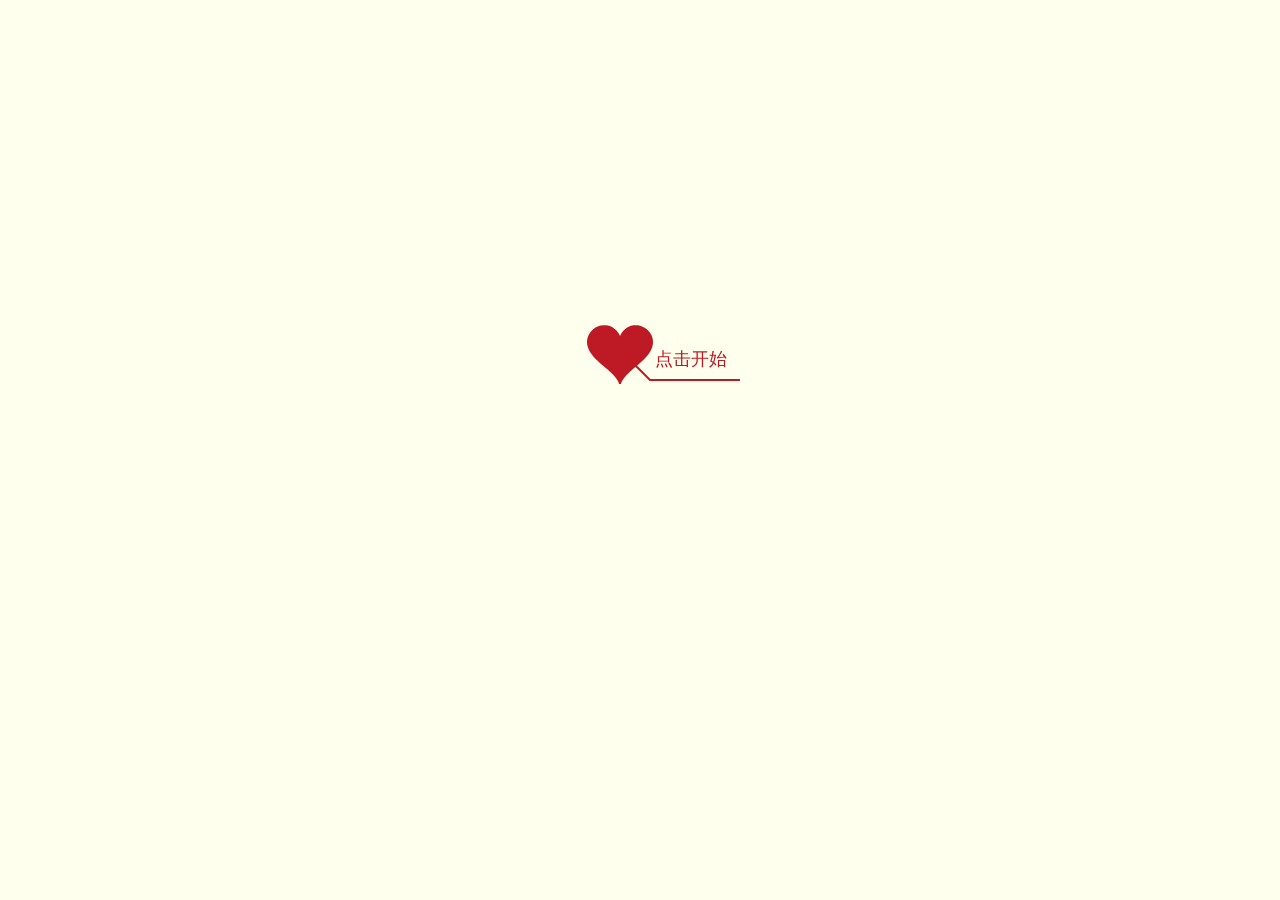
<file: works/confession/index.html>
﻿<!DOCTYPE html PUBLIC "-//W3C//DTD XHTML 1.0 Strict//EN" "http://www.w3.org/TR/xhtml1/DTD/xhtml1-strict.dtd">
<html xml:lang="en" xmlns="http://www.w3.org/1999/xhtml">

<head>
    <meta http-equiv="Content-Type" content="text/html; charset=UTF-8">
    <title>表白网页(canvas动画)</title>
    <link type="text/css" rel="stylesheet" href="./renxi/default.css">
    <script type="text/javascript" src="./renxi/jquery.min.js"></script>
    <script type="text/javascript" src="./renxi/jscex.min.js"></script>
    <script type="text/javascript" src="./renxi/jscex-parser.js"></script>
    <script type="text/javascript" src="./renxi/jscex-jit.js"></script>
    <script type="text/javascript" src="./renxi/jscex-builderbase.min.js"></script>
    <script type="text/javascript" src="./renxi/jscex-async.min.js"></script>
    <script type="text/javascript" src="./renxi/jscex-async-powerpack.min.js"></script>
    <script type="text/javascript" src="./renxi/functions.js" charset="utf-8"></script>
    <script type="text/javascript" src="./renxi/love.js" charset="utf-8"></script>
    <style type="text/css">
      /*  <!--
        .STYLE1 {
            color: #666666
        }
        -->  */
    </style>
</head>

<body>
    <audio src="renxi.mp3" loop></audio>
    <div id="main">

        <div id="wrap">
            <div id="text">
                <div id="code">
                    <font color="#FF0000" class="font1"> 
                        <span class="say">XXX，我爱你</span><br>
                        <span class="say"> </span><br>
                        <span class="say"> 我知道我不会甜言蜜语，但是我会用行动证明一切</span><br>
                        <span class="say"> </span><br>
                        <span class="say">有些东西因为越在乎所以越失去</span><br>
                        <span class="say">编不下去了 略略略...</span><br>
                        <span class="say"> </span><br>
                        <span class="say"><span class="space"></span> -- 游洋洋--</span> 
                    </font>
                    </p>
                </div>
            </div>
            <div id="clock-box"> <span class="STYLE1"></span>
                <font color="#33CC00" class="font2">XXX，我喜欢你</font> 
                <span class="STYLE1">已经是……</span>
                <div id="clock"></div>
            </div>
            <canvas id="canvas" width="1100" height="680"></canvas>
        </div>
    </div>
<script>
var nian = 2019;
var yue = 7;
var r = 23;


$("canvas").click(function(){
    if($("canvas").hasClass("hand")){
        $("audio")[0].play()
    }
})


    ;(function () {
        var canvas = $('#canvas');

        if (!canvas[0].getContext) {
            $("#error").show();
            return false;
        }

        var width = canvas.width();
        var height = canvas.height();
        canvas.attr("width", width);
        canvas.attr("height", height);
        var opts = {
            seed: {
                x: width / 2 - 20,
                color: "rgb(190, 26, 37)",
                scale: 2
            },
            branch: [
                [535, 680, 570, 250, 500, 200, 30, 100, [
                    [540, 500, 455, 417, 340, 400, 13, 100, [
                        [450, 435, 434, 430, 394, 395, 2, 40]
                    ]],
                    [550, 445, 600, 356, 680, 345, 12, 100, [
                        [578, 400, 648, 409, 661, 426, 3, 80]
                    ]],
                    [539, 281, 537, 248, 534, 217, 3, 40],
                    [546, 397, 413, 247, 328, 244, 9, 80, [
                        [427, 286, 383, 253, 371, 205, 2, 40],
                        [498, 345, 435, 315, 395, 330, 4, 60]
                    ]],
                    [546, 357, 608, 252, 678, 221, 6, 100, [
                        [590, 293, 646, 277, 648, 271, 2, 80]
                    ]]
                ]]
            ],
            bloom: {
                num: 700,
                width: 1080,
                height: 650,
            },
            footer: {
                width: 1200,
                height: 5,
                speed: 10,
            }
        }

        var tree = new Tree(canvas[0], width, height, opts);
        var seed = tree.seed;
        var foot = tree.footer;
        var hold = 1;

        canvas.click(function (e) {
            var offset = canvas.offset(), x, y;
            x = e.pageX - offset.left;
            y = e.pageY - offset.top;
            if (seed.hover(x, y)) {
                hold = 0;
                canvas.unbind("click");
                canvas.unbind("mousemove");
                canvas.removeClass('hand');
            }
        }).mousemove(function (e) {
            var offset = canvas.offset(), x, y;
            x = e.pageX - offset.left;
            y = e.pageY - offset.top;
            canvas.toggleClass('hand', seed.hover(x, y));
        });

        var seedAnimate = eval(Jscex.compile("async", function () {
            seed.draw();
            while (hold) {
                $await(Jscex.Async.sleep(10));
            }
            while (seed.canScale()) {
                seed.scale(0.95);
                $await(Jscex.Async.sleep(10));
            }
            while (seed.canMove()) {
                seed.move(0, 2);
                foot.draw();
                $await(Jscex.Async.sleep(10));
            }
        }));

        var growAnimate = eval(Jscex.compile("async", function () {
            do {
                tree.grow();
                $await(Jscex.Async.sleep(10));
            } while (tree.canGrow());
        }));

        var flowAnimate = eval(Jscex.compile("async", function () {
            do {
                tree.flower(2);
                $await(Jscex.Async.sleep(10));
            } while (tree.canFlower());
        }));

        var moveAnimate = eval(Jscex.compile("async", function () {
            tree.snapshot("p1", 240, 0, 610, 680);
            while (tree.move("p1", 500, 0)) {
                foot.draw();
                $await(Jscex.Async.sleep(10));
            }
            foot.draw();
            tree.snapshot("p2", 500, 0, 610, 680);

            // 会有闪烁不得意这样做, (＞﹏＜)
            canvas.parent().css("background", "url(" + tree.toDataURL('image/png') + ")");
            canvas.css("background", "#ffe");
            $await(Jscex.Async.sleep(300));
            canvas.css("background", "none");
        }));

        var jumpAnimate = eval(Jscex.compile("async", function () {
            var ctx = tree.ctx;
            while (true) {
                tree.ctx.clearRect(0, 0, width, height);
                tree.jump();
                foot.draw();
                $await(Jscex.Async.sleep(25));
            }
        }));

        var textAnimate = eval(Jscex.compile("async", function () {
            var together = new Date();
            together.setFullYear(nian, yue-1, r); 			//时间年月日
            together.setHours(16);						//小时	
            together.setMinutes(53);					//分钟
            together.setSeconds(0);					//秒前一位
            together.setMilliseconds(2);				//秒第二位

            $("#code").show().typewriter();
            $("#clock-box").fadeIn(500);
            while (true) {
                timeElapse(together);
                $await(Jscex.Async.sleep(1000));
            }
        }));

        var runAsync = eval(Jscex.compile("async", function () {
            $await(seedAnimate());
            $await(growAnimate());
            $await(flowAnimate());
            $await(moveAnimate());

            textAnimate().start();

            $await(jumpAnimate());
        }));

        runAsync().start();
    })();
</script>
</body>

</html>
</file>
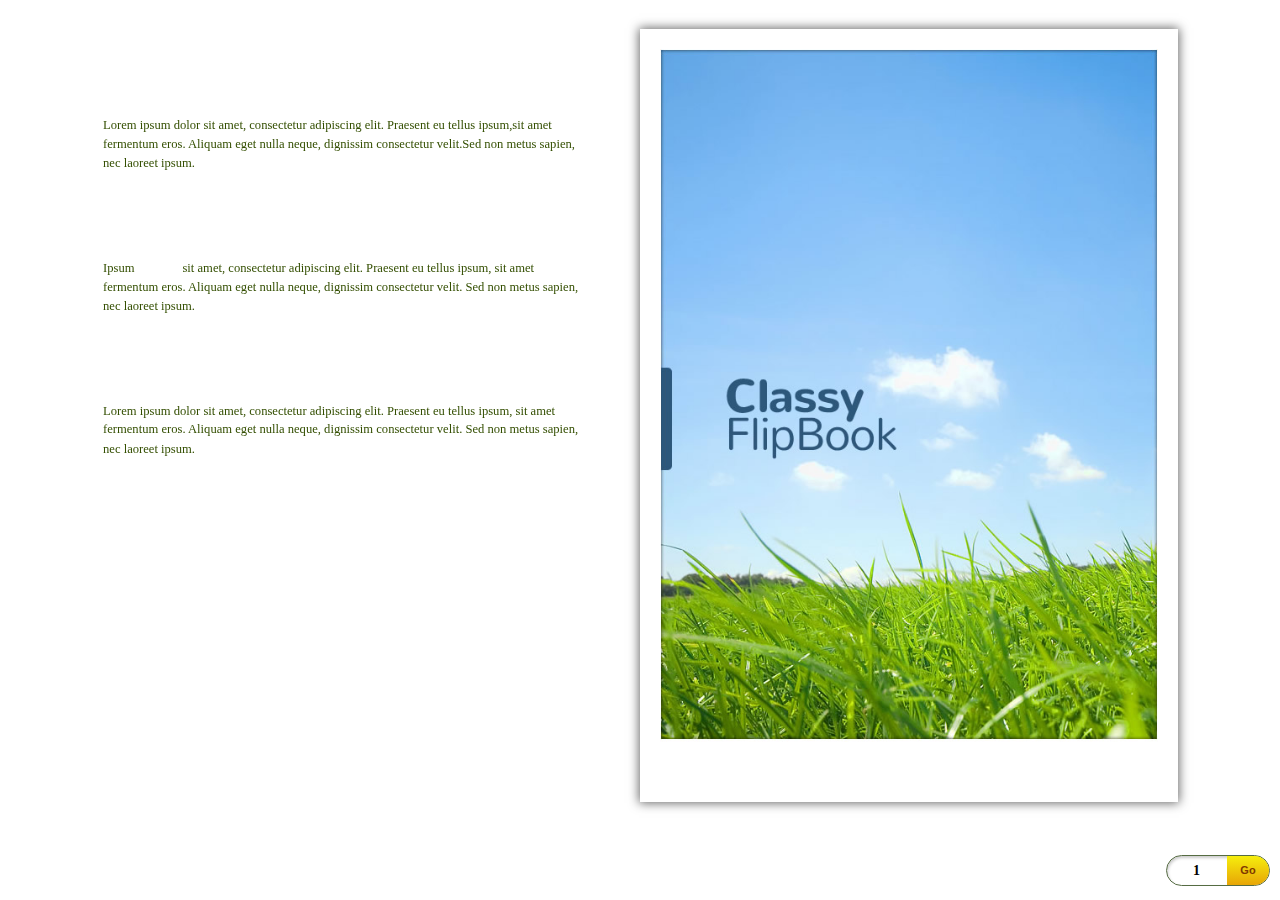
<file: works/page-turning/index.html>
<html>
<head>
<!-- content type -->
<meta content="text/html; charset=gb2312" http-equiv="Content-Type">
<!-- viewport -->
<meta content="width=device-width,initial-scale=1" name="viewport">
<!-- title -->
<title>翻页特效</title>
<!-- add css -->
<link type="text/css" href="css/style.css" rel="stylesheet">
<!-- add js -->
<script src="js/jquery.js"></script>
<script src="js/turn.js"></script>
<script src="js/jquery.fullscreen.js"></script>
<script src="js/jquery.address-1.6.min.js"></script>
<script src="js/onload.js"></script>
<style>
html, body {
    margin: 0;
    padding: 0;
    overflow: auto !important;
}
</style>
</head>
<body>
<!-- BEGIN FLIPBOOK STRUCTURE -->
<div data-template="true" data-cat="book7" id="fb7-ajax"> 
    
    <!-- BEGIN HTML BOOK -->
    <div data-current="book7" class="fb7" id="fb7"> 
        
        <!-- preloader -->
        <div class="fb7-preloader">
            <div id="wBall_1" class="wBall">
                <div class="wInnerBall"> </div>
            </div>
            <div id="wBall_2" class="wBall">
                <div class="wInnerBall"> </div>
            </div>
            <div id="wBall_3" class="wBall">
                <div class="wInnerBall"> </div>
            </div>
            <div id="wBall_4" class="wBall">
                <div class="wInnerBall"> </div>
            </div>
            <div id="wBall_5" class="wBall">
                <div class="wInnerBall"> </div>
            </div>
        </div>
        
        <!-- background for book -->
        <div class="fb7-bcg-book"></div>
        
        <!-- BEGIN CONTAINER BOOK -->
        <div id="fb7-container-book"> 
            
            <!-- BEGIN deep linking -->
            <section id="fb7-deeplinking">
                <ul>
                    <li data-address="page1" data-page="1"></li>
                    <li data-address="page2-page3" data-page="2"></li>
                    <li data-address="page2-page3" data-page="3"></li>
                    <li data-address="page4-5" data-page="4"></li>
                    <li data-address="page4-5" data-page="5"></li>
                    <li data-address="page6-page7" data-page="6"></li>
                    <li data-address="page6-page7" data-page="7"></li>
                    <li data-address="page8-page9" data-page="8"></li>
                    <li data-address="page8-page9" data-page="9"></li>
                    <li data-address="end" data-page="10"></li>
                </ul>
            </section>
            <!-- END deep linking --> 
            
            <!-- BEGIN ABOUT -->
            <section id="fb7-about">
                <h1>Why choose <strong>FlipBook?</strong></h1>
                <p>Lorem ipsum dolor sit amet, consectetur adipiscing elit. Praesent eu tellus ipsum,sit amet fermentum eros. Aliquam eget nulla neque, dignissim consectetur velit.Sed non metus sapien, nec laoreet ipsum.</p>
                <h1>What is <strong>this</strong>?</h1>
                <p>Ipsum <a href="javascript:youtube('48I0IHmsuOE','560','315')">Youtube</a> sit amet, consectetur adipiscing elit. Praesent eu tellus ipsum, sit amet fermentum eros. Aliquam eget nulla neque, dignissim consectetur velit. Sed non metus sapien, nec laoreet ipsum.</p>
                <h1>Best <strong>features</strong></h1>
                <p>Lorem ipsum dolor sit amet, consectetur adipiscing elit. Praesent eu tellus ipsum, sit amet fermentum eros. Aliquam eget nulla neque, dignissim consectetur velit. Sed non metus sapien, nec laoreet ipsum.</p>
                <p>&nbsp;</p>
                <p>&nbsp;</p>
                <p>&nbsp;</p>
                <p>&nbsp;</p>
            </section>
            <!-- END ABOUT --> 
            
            <!-- BEGIN PAGES -->
            <div id="fb7-book"> 
                
                <!-- BEGIN PAGE 1 -->
                <div style="background-image:url(images/1.jpg)" class="fb7-noshadow"> 
                    
                    <!-- begin container page book -->
                    <div class="fb7-cont-page-book"> 
                        
                        <!-- description for page -->
                        <div class="fb7-page-book"> </div>
                    </div>
                    <!-- end container page book --> 
                    
                </div>
                <!-- END PAGE 1 --> 
                
                <!-- BEGIN PAGE 2 -->
                <div style="background-image:url()" > 
                    
                    <!-- begin container page book -->
                    <div class="fb7-cont-page-book"> 
                        
                        <!-- description for page  -->
                        <div class="fb7-page-book">
                            <h1>Table of Contents</h1>
                            <h6>Integre nominavi vulputate ne</h6>
                            <ol>
                                <li><a href="javascript:setPage(4)">Lorem ipsum dolor sit amet, cum integre nominavi vulputate ne.</a></li>
                                <li><a href="javascript:setPage(4)">Iudico platonem qui ex, est eu malis dicunt malorum</a></li>
                                <li><a href="javascript:setPage(4)">No integre phaedrum pri, elit autem dissentiunt vix in.</a></li>
                                <li><a href="javascript:setPage(4)">Sit posse nostrum scribentur at.</a></li>
                                <li><a href="javascript:setPage(4)">Timeam sententiae nam at, vim eu harum quaerendum.</a></li>
                                <li><a href="javascript:setPage(4)">Ea quo illum aliquando.</a></li>
                                <li><a href="javascript:setPage(4)">Facete temporibus consectetuer id per, erant numquam rationibus cu his</a>.</li>
                            </ol>
                            <h6>Eu pri electram facilisis</h6>
                            <ol>
                                <li><a href="javascript:setPage(4)">In eam sale zril, ut vix iuvaret convenire.</a></li>
                                <li><a href="javascript:setPage(4)">Erat nobis convenire per et.</a></li>
                                <li><a href="javascript:setPage(4)">Detracto democritum voluptaria et vel</a></li>
                                <li><a href="javascript:setPage(4)">Nonumy incorrupte mea ea</a></li>
                                <li><a href="javascript:setPage(4)">Ornatus ponderum sea ea</a>.</li>
                            </ol>
                            <h6>No cum velit numquam laoreet</h6>
                            <ol>
                                <li><a href="javascript:setPage(4)">Lorem ipsum dolor sit amet, cum integre nominavi vulputate ne.</a></li>
                                <li><a href="javascript:setPage(4)">Iudico platonem qui ex, est eu malis dicunt malorum</a></li>
                                <li><a href="javascript:setPage(4)">No integre phaedrum pri, elit autem dissentiunt vix in.</a></li>
                                <li><a href="javascript:setPage(4)">Sit posse nostrum scribentur at.</a></li>
                                <li><a href="javascript:setPage(4)">Timeam sententiae nam at, vim eu harum quaerendum.</a></li>
                                <li><a href="javascript:setPage(4)">Ea quo illum aliquando.</a></li>
                                <li><a href="javascript:setPage(4)">Facete temporibus consectetuer id per, erant numquam rationibus cu his</a>.</li>
                            </ol>
                            <h6>Modo expetendis mea ut</h6>
                            <ol>
                                <li><a href="javascript:setPage(4)">Lorem ipsum dolor sit amet, cum integre nominavi vulputate ne.</a></li>
                                <li><a href="javascript:setPage(4)">Iudico platonem qui ex, est eu malis dicunt malorum</a></li>
                                <li><a href="javascript:setPage(4)">No integre phaedrum pri, elit autem dissentiunt vix in.</a></li>
                            </ol>
                        </div>
                        
                        <!-- begin number page -->
                        <div class="fb7-meta"> <span class="fb7-num">2</span> </div>
                        <!-- end number page --> 
                        
                    </div>
                    <!-- end container page book --> 
                    
                </div>
                <!-- END PAGE 2 --> 
                
                <!-- BEGIN PAGE 3 -->
                <div style="background-image:url(images/3.jpg)" > 
                    
                    <!-- begin container page book -->
                    <div class="fb7-cont-page-book"> 
                        
                        <!-- description for page-->
                        <div class="fb7-page-book"> </div>
                        
                        <!-- begin number page  -->
                        <div class="fb7-meta"> <span class="fb7-num">3</span> </div>
                        <!-- end number page  --> 
                        
                    </div>
                    <!-- end container page book --> 
                    
                </div>
                <!-- END PAGE 3 --> 
                
                <!-- BEGIN PAGE 4-5 -->
                <div style="background-image:url(images/4_5.jpg)" class="fb7-double fb7-first fb7-noshadow"> 
                    
                    <!-- begin container page book -->
                    <div class="fb7-cont-page-book"> 
                        
                        <!-- description for page -->
                        <div class="fb7-page-book"> </div>
                    </div>
                    <!-- end container page book --> 
                    
                </div>
                <div style="background-image:url(images/4_5.jpg)" class="fb7-double fb7-second fb7-noshadow"> 
                    
                    <!-- begin container page book -->
                    <div class="fb7-cont-page-book"> 
                        
                        <!-- description for page -->
                        <div class="fb7-page-book"> </div>
                    </div>
                    <!-- end container page book --> 
                    
                </div>
                <!-- END PAGE 4-5 --> 
                
                <!-- BEGIN PAGE 6 -->
                <div style="background-image:url(images/6.jpg)"> 
                    
                    <!-- begin container page book -->
                    <div class="fb7-cont-page-book"> 
                        
                        <!-- description for page -->
                        <div class="fb7-page-book"> </div>
                        
                        <!-- begin number page  -->
                        <div class="fb7-meta"> <span class="fb7-num">6</span> </div>
                        <!-- end number page  --> 
                        
                    </div>
                    <!-- end container page book --> 
                    
                </div>
                <!-- END PAGE 6 --> 
                
                <!-- BEGIN PAGE 7 -->
                <div style="background-image:url()"> 
                    
                    <!-- begin container page book -->
                    <div class="fb7-cont-page-book"> 
                        
                        <!-- description for page  -->
                        <div class="fb7-page-book">
                            <h1>Duo antiopam platonem</h1>
                            <p>Noluisse constituto reprehendunt his ne. Ea eam eruditi feugait tacimates, ex percipit qualisque dignissim duo. Verterem voluptatum reprimique nec an. No nec utamur verterem. Utamur dolores reprimique cum ne, ei pro ocurreret consequat instructior.</p>
                            <p>Nihil incorrupte eu has, no vix saepe volumus, sit no iusto deseruisse efficiantur. His ut essent molestie deserunt, nemore laoreet tacimates vix eu. Choro cetero at duo. Ut appetere voluptaria usu, et ius fugit legimus.</p>
                            <p>Pro idque mucius bonorum in. Natum <a href="javascript:youtube('48I0IHmsuOE','560','315')">youtube</a> dolorum qui et, eum percipitur sadipscing eu. Ex phaedrum mediocrem nec. Nam cu nullam tamquam efficiantur, his quot nobis ut. Id est nihil exerci, paulo aliquando ut his.</p>
                            <p>Te ius noster alienum, semper feugait voluptatum an mel. Impedit reprimique quo et, at illum alterum admodum vix. Eum hinc lorem ei. Causae bonorum scaevola vix et, alii meliore intellegebat te sit, duis oblique usu te. His an pericula neglegentur, erant oratio an pro, ea nam mentitum mandamus maiestatis. Quot inani nominavi vix ei.</p>
                            <p>Nihil incorrupte eu has, no vix saepe volumus, sit no iusto deseruisse efficiantur. His ut essent molestie deserunt, nemore laoreet tacimates vix eu. Choro cetero at duo. Ut appetere voluptaria usu, et ius fugit legimus.</p>
                            <h6>&nbsp;Nam cu nullam tamquam efficiantur:</h6>
                            <ul>
                                <li>Natum epicurei comprehensam ex pe</li>
                                <li>Ridens corrumpit abhorreant nam id</li>
                                <li>Eu inani eirmod alterum</li>
                                <li>his ne iudico iuvaret delenit</li>
                                <li>Choro cetero at duo</li>
                                <li>Iusto deseruisse efficiantur</li>
                                <li>His cu utinam appareat</li>
                            </ul>
                        </div>
                        
                        <!-- begin number page  -->
                        <div class="fb7-meta"> <span class="fb7-num">7</span> </div>
                        <!-- end number page  --> 
                        
                    </div>
                    <!-- end container page book --> 
                    
                </div>
                <!-- END PAGE 7 --> 
                
                <!-- BEGIN PAGE 8 -->
                <div style="background-image:url()"> 
                    
                    <!-- begin container page book -->
                    <div class="fb7-cont-page-book"> 
                        
                        <!-- description for page -->
                        <div class="fb7-page-book">
                            <h1>Vis id quas novum</h1>
                            <p>Cu modus putent partiendo duo. Mel id nonumy iisque. Vis ex labitur gloriatur, no qui iusto albucius. Tantas nominavi conceptam ius in, mel posse choro cu.</p>
                            <p>Mel liber everti nostrum ne, illud tincidunt an mea. In debitis feugait deseruisse vim. Duo dicat vocent eu. Sea error tollit denique ne. Vim id postea neglegentur. Mel eu soluta splendide concludaturque.</p>
                            <p>Usu te prompta percipitur. Dictas repudiandae vel ut, sed ad omnium scriptorem, vix consul atomorum petentium no. Prompta eleifend ne eam, mel esse reque theophrastus in. Malis possit an est, ancillae definitiones vix at. Eu magna nihil his, has elitr perfecto nominati ea, quas maiestatis in sed.</p>
                            <p>Error eirmod invidunt in est. Vix ne voluptua accusata sadipscing, pri eu alia legimus facilisi, et quo mnesarchum efficiendi. Duo te labores accusam. An vim case ferri tractatos, habemus voluptaria philosophia ut mei.</p>
                            <p>Regione mentitum sit ad, nihil nominavi consetetur in vel. Semper oportere patrioque duo ne. Ne his option nonumes. Ad sea meis necessitatibus, has iisque fastidii ut, alia quidam ea pro. Eius gloriatur reformidans ne mei, qui impedit mentitum ad.</p>
                            <p>Vis id quas novum. Eos debitis expetendis ea, nullam libris deleniti mei ne. Te tale suas eam, everti fuisset scribentur et vix. Id qui etiam percipit, omnes copiosae eam at. Omnium eleifend interpretaris sea ea, wisi mediocritatem cu vix, qui no sale dicit efficiendi. No his nominavi eleifend, case solet dissentiet duo ad.</p>
                            <p>Sonet accusata quo te, erant munere an mei. Meis soleat fabulas eum ut. Ius iusto volumus recteque cu, libris interesset ea per, usu maluisset dignissim mnesarchum in. Vitae primis vis ei. Pro amet tale falli ad, ei usu adipiscing eloquentiam, ex augue tacimates definiebas qui.</p>
                        </div>
                        
                        <!-- begin number page -->
                        <div class="fb7-meta"> <span class="fb7-num">8</span> </div>
                        <!-- end number page --> 
                        
                    </div>
                    <!-- end container page book --> 
                    
                </div>
                <!-- END PAGE 8 --> 
                
                <!-- BEGIN PAGE 9 -->
                <div style="background-image:url(images/9.jpg)"> 
                    
                    <!-- begin container page book -->
                    <div class="fb7-cont-page-book"> 
                        
                        <!-- description for page -->
                        <div class="fb7-page-book"> </div>
                        
                        <!-- begin number page -->
                        <div class="fb7-meta"> <span class="fb7-num">9</span> </div>
                        <!-- end number page --> 
                        
                    </div>
                    <!-- end container page book --> 
                    
                </div>
                <!-- END PAGE 9 --> 
                
                <!-- BEGIN PAGE 10 -->
                <div style="background-image:url()"> 
                    
                    <!-- begin container page book -->
                    <div class="fb7-cont-page-book"> 
                        
                        <!-- description for page-->
                        <div class="fb7-page-book">
                            <p>&nbsp;</p>
                            <p>&nbsp;</p>
                            <p>&nbsp;</p>
                            <p>&nbsp;</p>
                            <p>&nbsp;</p>
                            <p>&nbsp;</p>
                            <p>&nbsp;</p>
                            <p>&nbsp;</p>
                            <p>&nbsp;</p>
                            <p>&nbsp;</p>
                            <h1 style="padding-left: 150px;">&nbsp;THE END</h1>
                        </div>
                    </div>
                    <!-- end container page book --> 
                    
                </div>
                <!-- END PAGE 10 --> 
                
            </div>
            <!-- END PAGES --> 
            
            <!-- arrows --> 
            <a class="fb7-nav-arrow prev"></a> <a class="fb7-nav-arrow next"></a> 
            
            <!-- shadow -->
            <div class="fb7-shadow"></div>
        </div>
        <!-- END CONTAINER BOOK --> 
        
        <!-- BEGIN FOOTER -->
        <div id="fb7-footer">
            <div class="fb7-bcg-tools"></div>
            <div class="fb7-menu" id="fb7-center">
                <ul>
                    
                    <!-- margin left -->
                    <li></li>
                    
                    <!-- icon download -->
                    <li> <a title="Pdf File Or Zip" class="fb7-download" href="#"></a> </li>
                    
                    <!-- icon_zoom_in -->
                    <li> <a title="Zoom In" class="fb7-zoom-in"></a> </li>
                    
                    <!-- icon_zoom_out -->
                    <li> <a title="Zoom Out" class="fb7-zoom-out"></a> </li>
                    
                    <!-- icon_zoom_auto -->
                    <li> <a title="Zoom Auto" class="fb7-zoom-auto"></a> </li>
                    
                    <!-- icon_zoom_original -->
                    <li> <a title="Zoom Original (Scale 1:1)" class="fb7-zoom-original"></a> </li>
                    
                    <!-- icon_allpages -->
                    <li> <a title="Show All Pages " class="fb7-show-all"></a> </li>
                    
                    <!-- icon_home -->
                    <li> <a title="Show Home Page" class="fb7-home"></a> </li>
                    
                    <!-- icon fullscreen -->
                    <li> <a title="Full / Normal Screen" class="fb7-fullscreen"></a> </li>
                    
                    <!-- margin right -->
                    <li></li>
                </ul>
            </div>
            <div class="fb7-menu" id="fb7-right">
                <ul>
                    <!-- icon page manager -->
                    <li class="fb7-goto">
                        <label for="fb7-page-number" id="fb7-label-page-number"></label>
                        <input type="text" id="fb7-page-number">
                        <button type="button">Go</button>
                    </li>
                </ul>
            </div>
        </div>
        <!-- END FOOTER --> 
        
        <!-- BEGIN THUMBS -->
        <div id="fb7-all-pages" class="fb7-overlay">
            <section class="fb7-container-pages">
                <div id="fb7-menu-holder">
                    <ul id="fb7-slider">
                        
                        <!-- PAGE 1 - THUMB -->
                        <li class="1"> <img alt="" src="images/1_.jpg"> </li>
                        
                        <!-- PAGE 2 - THUMB -->
                        <li class="2"> <img alt="" src="images/2_.jpg"> </li>
                        
                        <!-- PAGE 3 - THUMB -->
                        <li class="3"> <img alt="" src="images/3_.jpg"> </li>
                        
                        <!-- PAGE 4-5 - THUMB -->
                        <li class="5"> <img alt="" src="images/4_5_.jpg"> </li>
                        
                        <!-- PAGE 6 - THUMB -->
                        <li class="6"> <img alt="" src="images/6_.jpg"> </li>
                        
                        <!-- PAGE 7 - THUMB -->
                        <li class="7"> <img alt="" src="images/7_.jpg"> </li>
                        
                        <!-- PAGE 8 - THUMB -->
                        <li class="8"> <img alt="" src="images/8_.jpg"> </li>
                        
                        <!-- PAGE 9 - THUMB -->
                        <li class="9"> <img alt="" src="images/9_.jpg"> </li>
                        
                        <!-- PAGE 10S - THUMB -->
                        <li class="10"> <img alt="" src="images/end_.jpg"> </li>
                    </ul>
                </div>
            </section>
        </div>
        <!-- END THUMBS --> 
        
    </div>
    <!-- END HTML BOOK --> 
    
</div>
<!-- END FLIPBOOK STRUCTURE --> 

<!-- CONFIGURATION FLIPBOOK --> 
<script>
jQuery('#fb7-ajax').data('config',
    {
		"page_width":"640",
		"page_height":"920",
		"go_to_page":"Page",
		"gotopage_width":"45",
		"zoom_double_click":"1",
		"zoom_step":"0.06",
		"tooltip_visible":"true",
		"toolbar_visible":"true",
		"deeplinking_enabled":"true",
		"double_click_enabled":"true",
		"rtl":"false"
     })
</script>
</body>
</html>
</file>
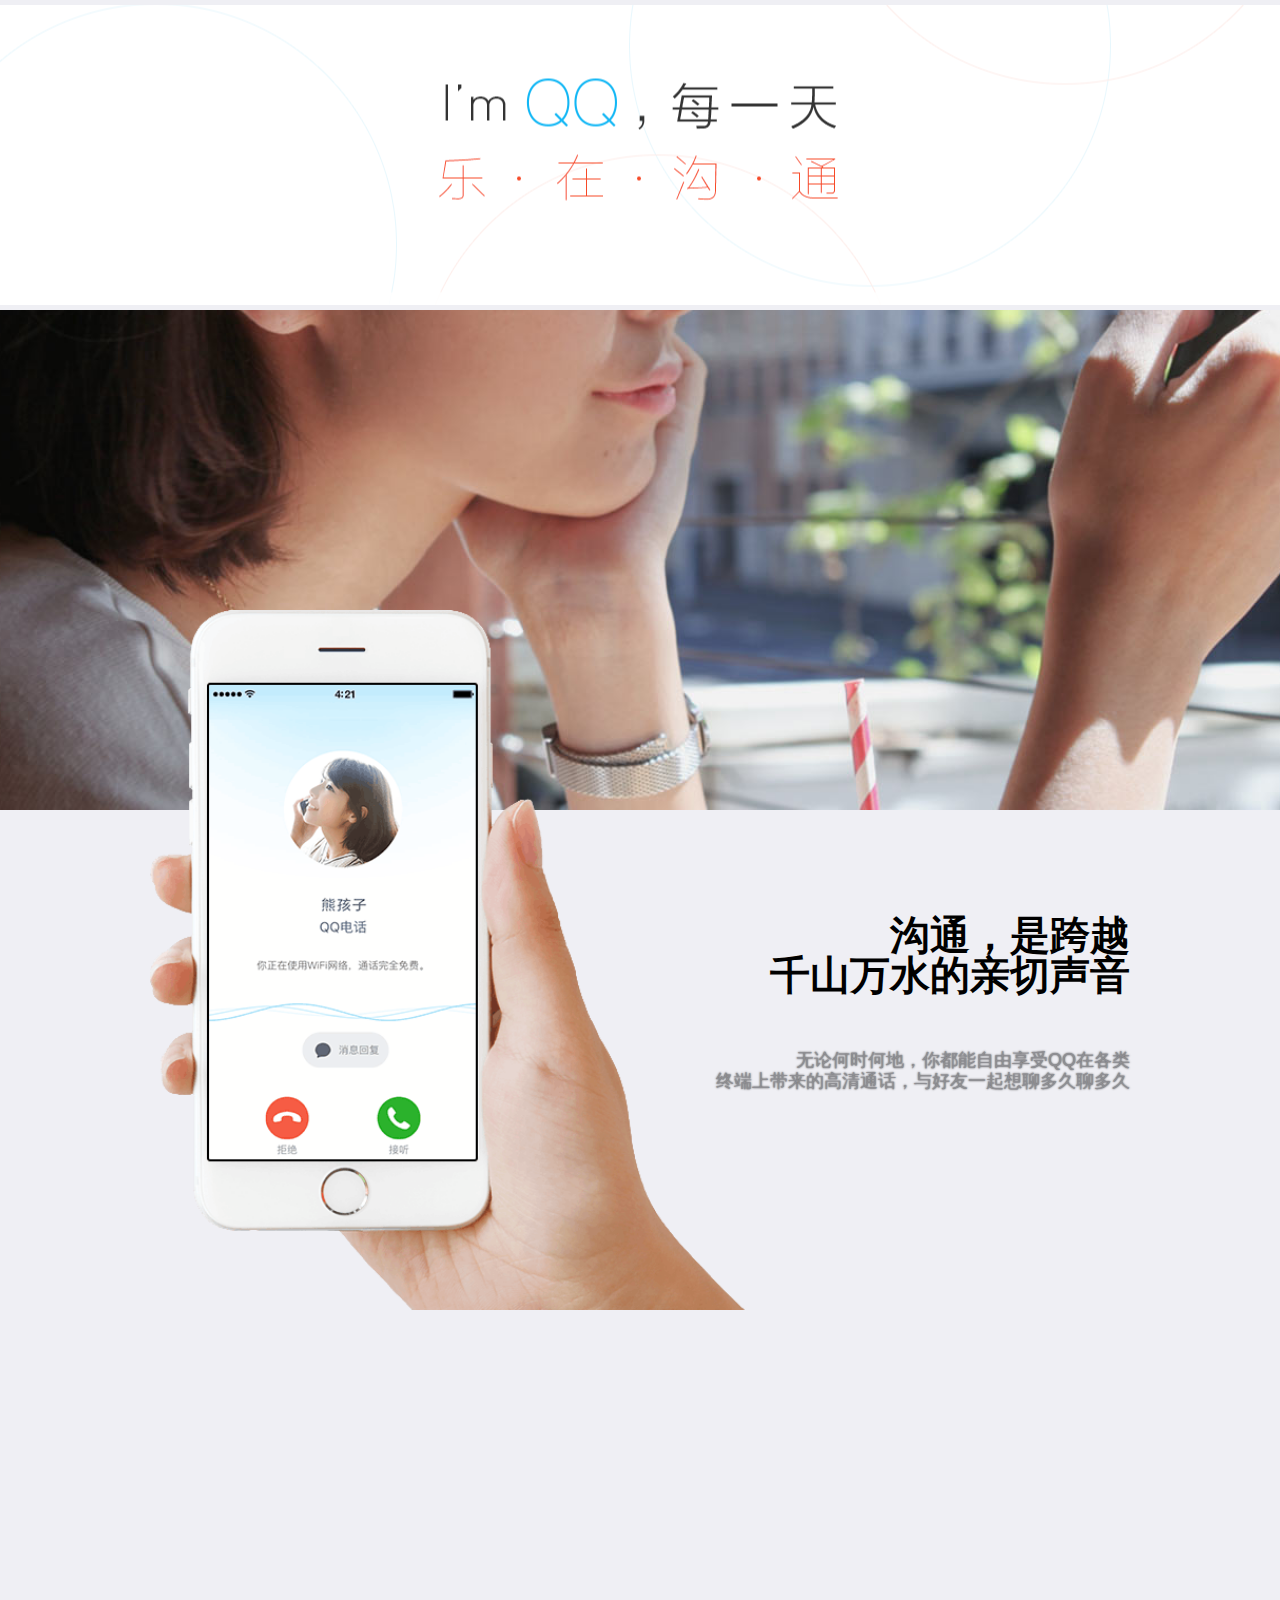
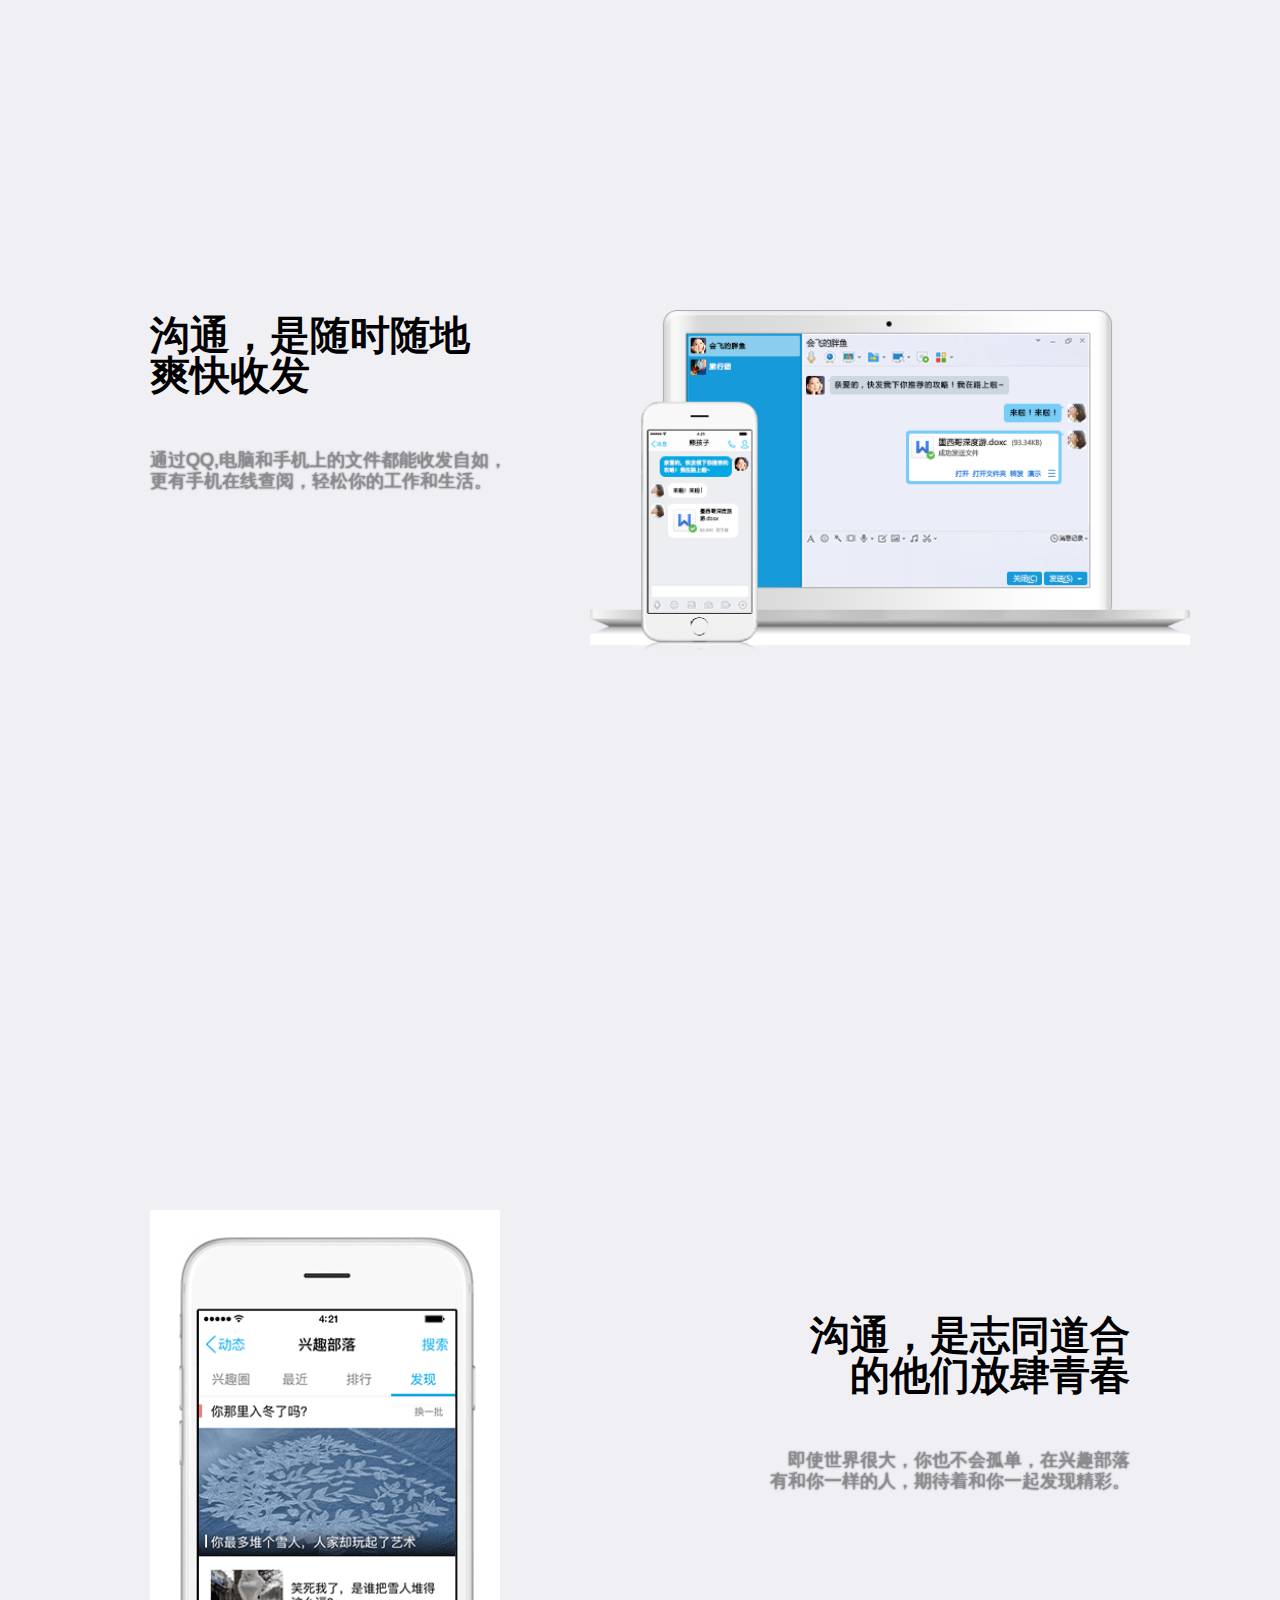
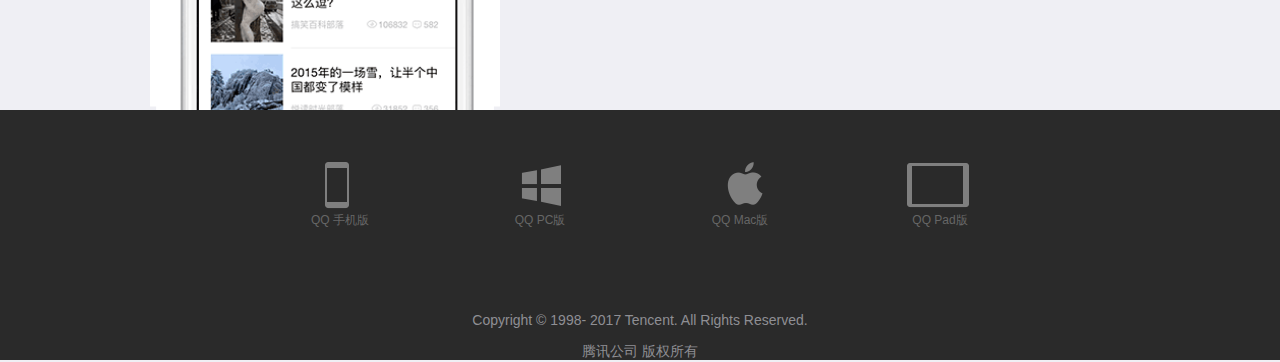
<file: works/QQTIM/index.html>
<!DOCTYPE html>
<html lang="en">
<head>
    <meta charset="UTF-8">
    <title>QQTIM</title>
    <link rel="stylesheet" href="css/index.css">
    <!--[if lte IE 8]>
    <script src="js/html5shiv.min.js"></script>
    <![endif]-->
    <link rel="stylesheet" href="css/mui.min.css">
</head>
<body>


<!--语音-->
<section class="qq_sound">
    <!--seo优化-->
    <h1>I'm QQ - 每一天，乐在沟通</h1>
    <div class="bg" data-stellar-background-ratio="0.3"></div>
    <div class="content">
        <div class="iphone"></div>
        <h2>沟通，是跨越<br>千山万水的亲切声音</h2>
        <p>无论何时何地，你都能自由享受QQ在各类<br>终端上带来的高清通话，与好友一起想聊多久聊多久</p>
    </div>
</section>
<!--文件-->
<section class="qq_file">
    <div class="bg" data-stellar-background-ratio="0.3"></div>
    <div class="content">
        <h2>沟通，是随时随地<br>爽快收发</h2>
        <p>通过QQ,电脑和手机上的文件都能收发自如，<br>更有手机在线查阅，轻松你的工作和生活。</p>
        <div class="mac"></div>
    </div>
</section>
<!--兴趣-->
<section class="qq_interest">
    <div class="bg"  data-stellar-background-ratio="0.3"></div>
    <div class="content">
        <div class="phone"></div>
        <h2>沟通，是志同道合<br>的他们放肆青春</h2>
        <p>即使世界很大，你也不会孤单，在兴趣部落<br>有和你一样的人，期待着和你一起发现精彩。</p>
    </div>
</section>
<!--底部-->
<footer class="qq_footer">
    <div class="content">
        <div class="plats">
            <a class="plmb" href="#" target="_blank">QQ 手机版</a>
            <a class="plpc" href="#" target="_blank">QQ PC版</a>
            <a class="plmac" href="#" target="_blank">QQ Mac版</a>
            <a class="plpad" href="#" target="_blank">QQ Pad版</a>
        </div>
        <p>Copyright © 1998- 2017 Tencent. All Rights Reserved.</p>
        <p>腾讯公司 版权所有</p>
    </div>
</footer>
<script src="js/jquery.min.js"></script>
<script src="js/jquery.stellar.js"></script>
<script src="js/mui.min.js"></script>
<script src="js/index.js"></script>
</body>
</html>
</file>
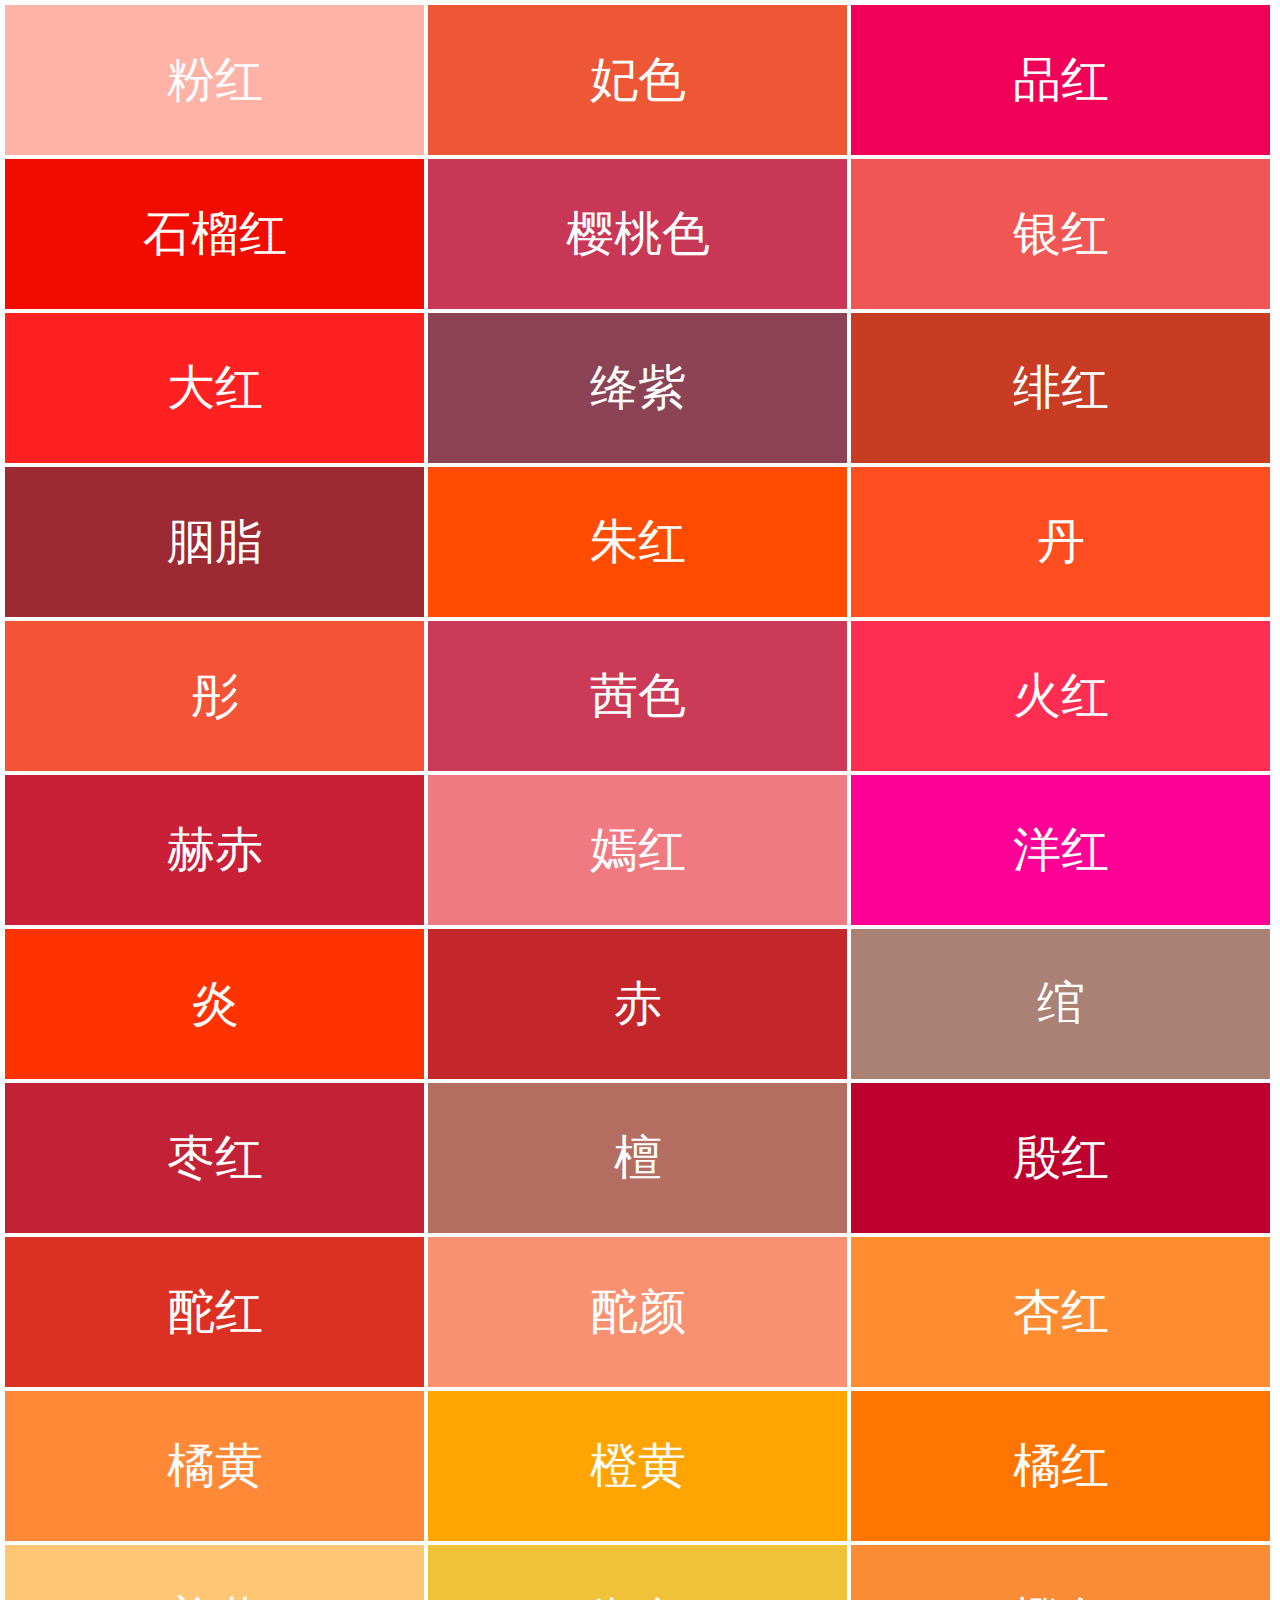
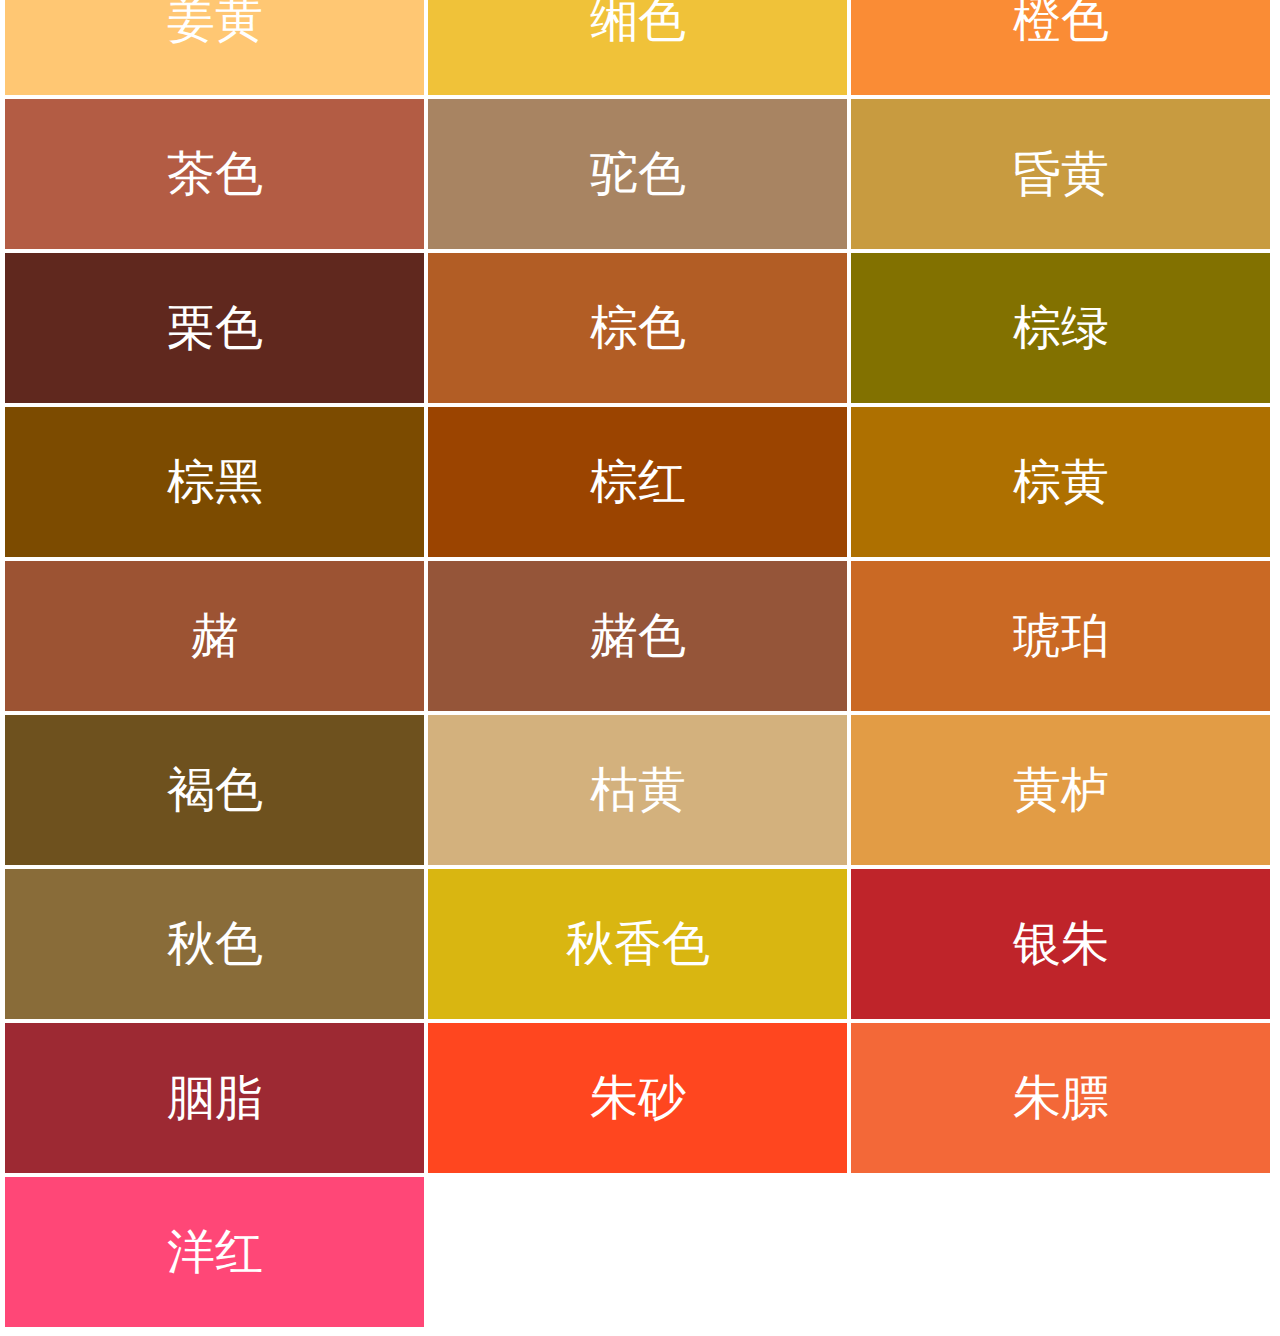
<file: works/red/index.html>
<!DOCTYPE html>
<html>

<head>
    <meta charset="UTF-8">
    <meta http-equiv="Content-Type" content="text/html; charset=gb2312" />
    <title>红色？？？</title>
<style>
*{margin: 0;padding:0}
font{width: 33%;height: 150px;display: inline-block;margin-bottom: 4px;font-size: 48px;text-align: center;line-height: 150px;}

</style>
</head>
<body>
    <DIV class=t_msgfont id=message1169521
        style="PADDING-RIGHT: 5px; PADDING-LEFT: 5px; PADDING-BOTTOM: 5px; PADDING-TOP: 5px">
        
        <FONT color=#ffb3a7>粉红</FONT>
        <FONT color=#ed5736>妃色</FONT>
        <FONT color=#f00056>品红</FONT>
        <FONT color=#f20c00>石榴红</FONT>
        <FONT color=#c93756>樱桃色</FONT>
        <FONT color=#f05654>银红</FONT>
        <FONT color=#ff2121>大红</FONT>
        <FONT color=#8c4356>绛紫</FONT>
        <FONT color=#c83c23>绯红</FONT>
        <FONT color=#9d2933>胭脂</FONT>
        <FONT color=#ff4c00>朱红</FONT>
        <FONT color=#ff4e20>丹</FONT>
        <FONT color=#f35336>彤 </FONT>
        <FONT color=#cb3a56>茜色 </FONT>
        <FONT color=#ff2d51>火红</FONT>
        <FONT color=#c91f37>赫赤</FONT>
        <FONT color=#ef7a82>嫣红</FONT>
        <FONT color=#ff0097>洋红</FONT>
        <FONT color=#ff3300>炎</FONT>
        <FONT color=#c3272b>赤</FONT>
        <FONT color=#a98175>绾</FONT>
        <FONT color=#c32136>枣红</FONT>
        <FONT color=#b36d61>檀</FONT>
        <FONT color=#be002f>殷红</FONT>
        <FONT color=#dc3023>酡红</FONT>
        <FONT color=#f9906f>酡颜</FONT>
        <FONT color=#ff8c31>杏红 </FONT>
        <FONT color=#ff8936>橘黄</FONT>
        <FONT color=#ffa400>橙黄</FONT>
        <FONT color=#ff7500>橘红</FONT>
        <FONT color=#ffc773>姜黄</FONT>
        <FONT color=#f0c239>缃色</FONT>
        <FONT color=#fa8c35>橙色</FONT>
        <FONT color=#b35c44>茶色</FONT>
        <FONT color=#a88462>驼色</FONT>
        <FONT color=#c89b40>昏黄</FONT>
        <FONT color=#60281e>栗色</FONT>
        <FONT color=#b25d25>棕色</FONT>
        <FONT color=#827100>棕绿</FONT>
        <FONT color=#7c4b00>棕黑</FONT>
        <FONT color=#9b4400>棕红</FONT>
        <FONT color=#ae7000>棕黄</FONT>
        <FONT color=#9c5333>赭</FONT>
        <FONT color=#955539>赭色</FONT>
        <FONT color=#ca6924>琥珀</FONT>
        <FONT color=#6e511e>褐色</FONT>
        <FONT color=#d3b17d>枯黄</FONT>
        <FONT color=#e29c45>黄栌</FONT>
        <FONT color=#896c39>秋色</FONT>
        <FONT color=#d9b611>秋香色</FONT>
        <FONT color=#bf242a>银朱</FONT>
        <FONT color=#9d2933>胭脂</FONT>
        <FONT color=#ff461f>朱砂</FONT>
        <FONT color=#f36838>朱膘</FONT>
        <FONT color=#ff4777>洋红</FONT>
    </DIV>
<script>

var fontObj = document.getElementsByTagName("font")
console.log(fontObj)

for(var i = 0 ;i<fontObj.length ; i++){
    var colorObj = fontObj[i].color;
    fontObj[i].style.background=colorObj
    fontObj[i].style.color="#fff"
}





</script>
</body>

</html>
</file>
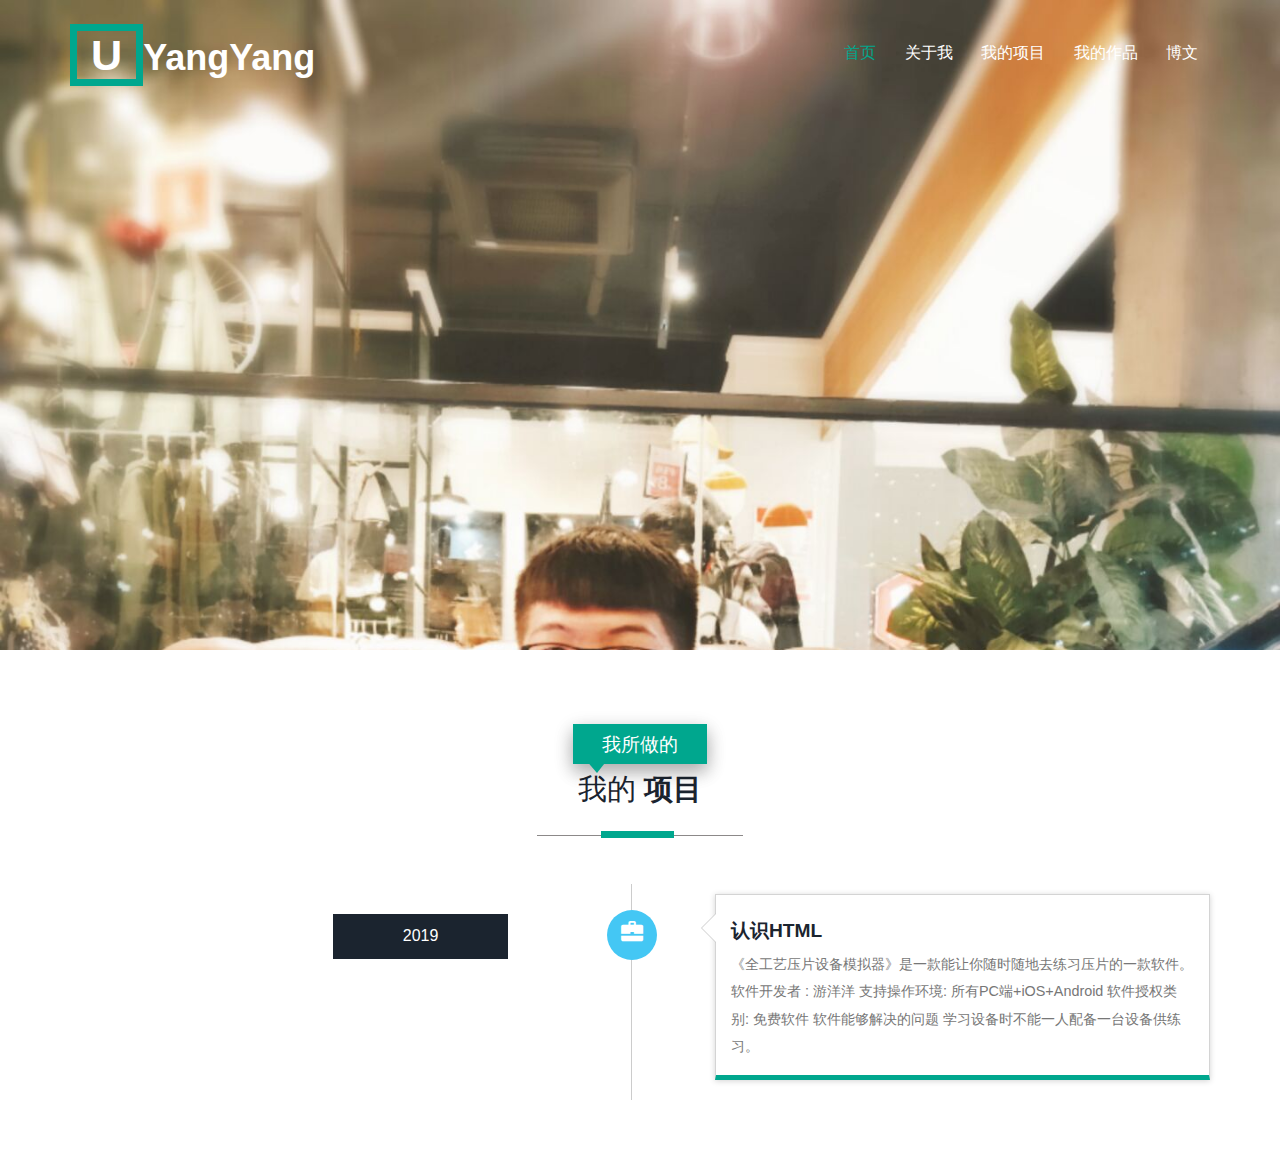
<file: bowen.html>
<!DOCTYPE html> 
<html>
<head>
	<title>博文</title>
	<link href="css/bootstrap.css" rel="stylesheet" type="text/css">
	<script src="js/jquery.min.js"></script>
	<link type="image/x-icon" rel="shortcut icon" href="ico.ico">
	<link href="css/style.css" rel="stylesheet" type="text/css">
	<meta name="viewport" content="width=device-width, initial-scale=1">
	<meta http-equiv="Content-Type" content="text/html; charset=utf-8">
	<meta name="keywords" content="">
	<script type="text/javascript" src="js/move-top.js"></script>
	<script type="text/javascript" src="js/easing.js"></script>
	<script type="text/javascript">
		jQuery(document).ready(function ($) {
			$(".scroll").click(function (event) {
				event.preventDefault();
				$('html,body').animate({ scrollTop: $(this.hash).offset().top }, 1000);
			});
		});
	</script>
	<style>
		.logo {
			border-radius: 50%
		}

		.IMGTitle {
			position: absolute;
			width: 100%;
			height: 40px;
			background: #1e0d0d;
			opacity: 0.3;
			;
			bottom: 10%;
			text-align: center;
			font-size: 28px;
			color: #ffffee
		}
	</style>
</head>

<body style="">
	<!-- container -->
	<!-- header -->
	<div id="home" class="header">
		<div class="container">
			<!-- top-hedader -->
			<div class="top-header">
				<!-- /logo -->
				<!--top-nav---->
				<div class="top-nav">
					<div class="navigation">
						<div class="logo">
							<h1><a href="index.html"><span>U</span>YangYang</a></h1>
						</div>
						<div class="navigation-right">
							<span class="menu"><img src="images/menu.png" alt=" "></span>
							<nav class="link-effect-3" id="link-effect-3">
								<ul class="nav1 nav nav-wil">
									<li class="active"><a data-hover="Home" href="index.html">首页</a></li>
									<li><a class="scroll" data-hover="About" href="#about">关于我</a></li>
									<li><a class="scroll" data-hover="Experience" href="#work">我的项目</a></li>
									<li><a class="scroll" data-hover="Portfolio" href="#port">我的作品</a></li>
									<li><a class="scroll" data-hover="Blog" href="#blogs">博文</a></li>
								</ul>
							</nav>
							<!-- script-for-menu -->
							<script>
								$("span.menu").click(function () {
									$("ul.nav1").slideToggle(300, function () {
										// Animation complete.
									});
								});
							</script>
							<!-- /script-for-menu -->
						</div>
						<div class="clearfix"></div>
					</div>
					<!-- /top-hedader -->
				</div>

			</div>
		</div>
	</div>
	<!-- about -->
	<div id="about" class="about">


		<div class="clearfix"> </div>
		<link href="css/owl.carousel.css" rel="stylesheet">
		<script src="js/owl.carousel.js"></script>
		<script>
			$(document).ready(function () {
				$("#owl-demo1").owlCarousel({
					items: 1,
					lazyLoad: false,
					autoPlay: true,
					navigation: false,
					navigationText: false,
					pagination: true,
				});
			});
		</script>
		<!-- Feedback -->
		<script>
			$(document).ready(function () {
				$("#owl-demo3").owlCarousel({
					items: 1,
					lazyLoad: false,
					autoPlay: true,
					navigation: false,
					navigationText: true,
					pagination: true,
				});
			});
		</script>
	</div>
	<!-- /about -->
	<!-- services -->

	<!-- services -->
	<!--work-experience-->
	<div id="work" class="work">
		<div class="container">
			<div class="service-head text-center">
				<h4>我所做的</h4>
				<h3>我的 <span>项目</span></h3>
				<span class="border one"></span>
			</div>
			<div class="time-main w3l-agile">
				<div class="col-md-6 year-info">
					<ul class="year">
						<li>2019</li>
						<div class="clearfix"></div>
					</ul>
				</div>
				<ul class="col-md-6 timeline">
					<li>
						<div class="timeline-badge info"><i class="glyphicon glyphicon-briefcase"></i></div>
						<div class="timeline-panel">
							<div class="timeline-heading">
								<h4 class="timeline-title">认识HTML<a
										href="bowens/认识HTML.html"></a></h4>

							</div>
							<div class="timeline-body">
								<p>《全工艺压片设备模拟器》是一款能让你随时随地去练习压片的一款软件。
									软件开发者 : 游洋洋
									支持操作环境: 所有PC端+iOS+Android
									软件授权类别: 免费软件
									软件能够解决的问题
									学习设备时不能一人配备一台设备供练习。
								</p>
							</div>
						</div>
					</li>
				</ul>
				<div class="clearfix"></div>
			</div>
		</div>
	</div>
	<!--//work-experience-->

	<!-- portfolio -->


	<script type="text/javascript">
		$(document).ready(function () {
			/*
			var defaults = {
					containerID: 'toTop', // fading element id
				containerHoverID: 'toTopHover', // fading element hover id
				scrollSpeed: 1200,
				easingType: 'linear' 
				};
			*/

			$().UItoTop({ easingType: 'easeOutQuart' });

		});
	</script>
	<!--end-smooth-scrolling-->
	<!-- //for bootstrap working -->
	<script src="js/bootstrap.js"></script>




	<a href="#" id="toTop" style="display: none;"><span id="toTopHover"></span>To Top</a>
</body>

</html>
</file>
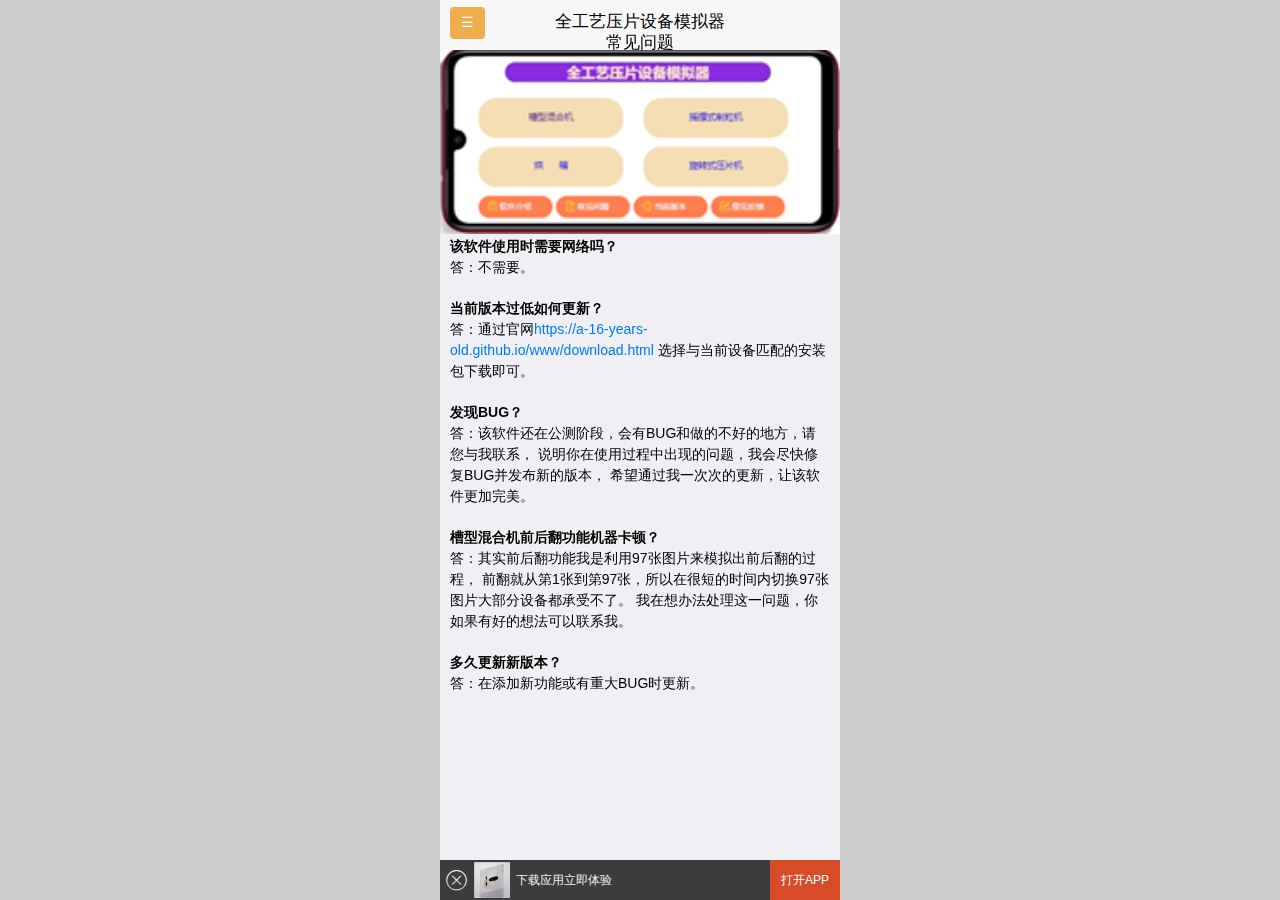
<file: project/全工艺压片设备模拟器/www/commonProblem.html>
<!DOCTYPE html>
<html lang="en">
<head>
<meta charset="UTF-8">
<meta name="viewport" content="width=device-width, initial-scale=1,maximum-scale=1,user-scalable=no">
<title>【全工艺压片设备模拟器】官方网站</title>
<link type="image/x-icon" rel="shortcut icon" href="../ico.ico">
<link rel="stylesheet" href="../css/mui.min.css">
<link rel="stylesheet" href="../css/comment.css">
<style>


</style>
</head>
<body>
<div class="mui-off-canvas-wrap mui-draggable mui-scalable">
    <!-- 菜单容器 -->
    <aside class="mui-off-canvas-left">
        <div class="mui-scroll-wrapper">
        <div class="mui-scroll"">
                <img class="ico" src="../ico.png" width="50">
                <img class="logo" src="../logo.png" width="100">
            <ul class="mui-table-view" >
                <li class="mui-table-view-cell" >
                    <a href="../index.html">关于软件</a>
                </li>
                <li class="mui-table-view-cell">
                    <a href="../www/download.html">下载</a>
                </li>
                <li class="mui-table-view-cell">
                    <a class="mui-active" href="../www/commonProblem.html">常见问题</a>
                </li>
                <li class="mui-table-view-cell">
                    <a href="../www/edition.html">历史版本</a>
                </li>
                <li class="mui-table-view-cell">
                    <a href="../www/feedback.html">意见反馈</a>
                </li>
            </ul>
        </div>
        </div>
    </aside>
    <!-- 主页面容器 -->
    <div class="mui-inner-wrap">
        <!-- 主页面标题 -->
        <header class="mui-bar mui-bar-nav">
            <button id="offCanvasShow" type="button" class="mui-btn mui-btn-primary mui-btn-yellow jumpMenu" style="padding: 5px;">
                ☰
            </button>
            <h1 class="mui-title">全工艺压片设备模拟器</h1>
            <br>
            <p class="mui-title">常见问题</p>
        </header>
        <div class="mui-content mui-scroll-wrapper">
        <div class="mui-scroll">
            <!-- 主界面具体展示内容 -->
        
            <!--轮播效果-->
            <div class="mui-slider">
                <div class="mui-slider-group mui-slider-loop">
                  <!--支持循环，需要重复图片节点-->
                  <div class="mui-slider-item mui-slider-item-duplicate"><a href="#"><img src="../images/slider/5.png" /></a></div>
                  <div class="mui-slider-item"><a href="#"><img src="../images/slider/1.png" /></a></div>
                  <div class="mui-slider-item"><a href="#"><img src="../images/slider/2.png" /></a></div>
                  <div class="mui-slider-item"><a href="#"><img src="../images/slider/3.png" /></a></div>
                  <div class="mui-slider-item"><a href="#"><img src="../images/slider/4.png" /></a></div>
                  <div class="mui-slider-item"><a href="#"><img src="../images/slider/5.png" /></a></div>
                  <!--支持循环，需要重复图片节点-->
                  <div class="mui-slider-item mui-slider-item-duplicate"><a href="#"><img src="../images/slider/1.png" /></a></div>
                </div>
            </div>
            <p class="text">
                <strong>该软件使用时需要网络吗？</strong> <br>
                答：不需要。
            </p>
            <p class="text">
                <strong>当前版本过低如何更新？</strong> <br>
                答：通过官网<a href="https://a-16-years-old.github.io/www/download.html">https://a-16-years-old.github.io/www/download.html</a>
                选择与当前设备匹配的安装包下载即可。
            </p>
            <p class="text">
                <strong>发现BUG？</strong> <br>
                答：该软件还在公测阶段，会有BUG和做的不好的地方，请您与我联系，
                说明你在使用过程中出现的问题，我会尽快修复BUG并发布新的版本，
                希望通过我一次次的更新，让该软件更加完美。
            </p>
            <p class="text">
                <strong>槽型混合机前后翻功能机器卡顿？</strong> <br>
                答：其实前后翻功能我是利用97张图片来模拟出前后翻的过程，
                前翻就从第1张到第97张，所以在很短的时间内切换97张图片大部分设备都承受不了。
                我在想办法处理这一问题，你如果有好的想法可以联系我。
            </p>
            <p class="text">
                <strong>多久更新新版本？</strong> <br>
                答：在添加新功能或有重大BUG时更新。
            </p>

                    
        </div>
        </div>  
    </div>
</div>
<!-- 底部导航根容器 -->
<div id="my-downloadBar">
    <span>下载应用立即体验</span>
    <div class="my-bar-item my-downloadbar-close mui-icon mui-icon-close"></div>
    <div class="my-bar-item my-downloadbar-logo"></div>
    <div class="my-bar-item my-downloadbar-open">打开APP</div>
</div>
<script src="../js/zepto.min.js"></script>
<script src="../js/touch.js"></script>
<script src="../js/mui.min.js"></script>
<script src="../js/comment.js"></script>
<script>
$(function(){







});


</script>
</body>
</html>
</file>
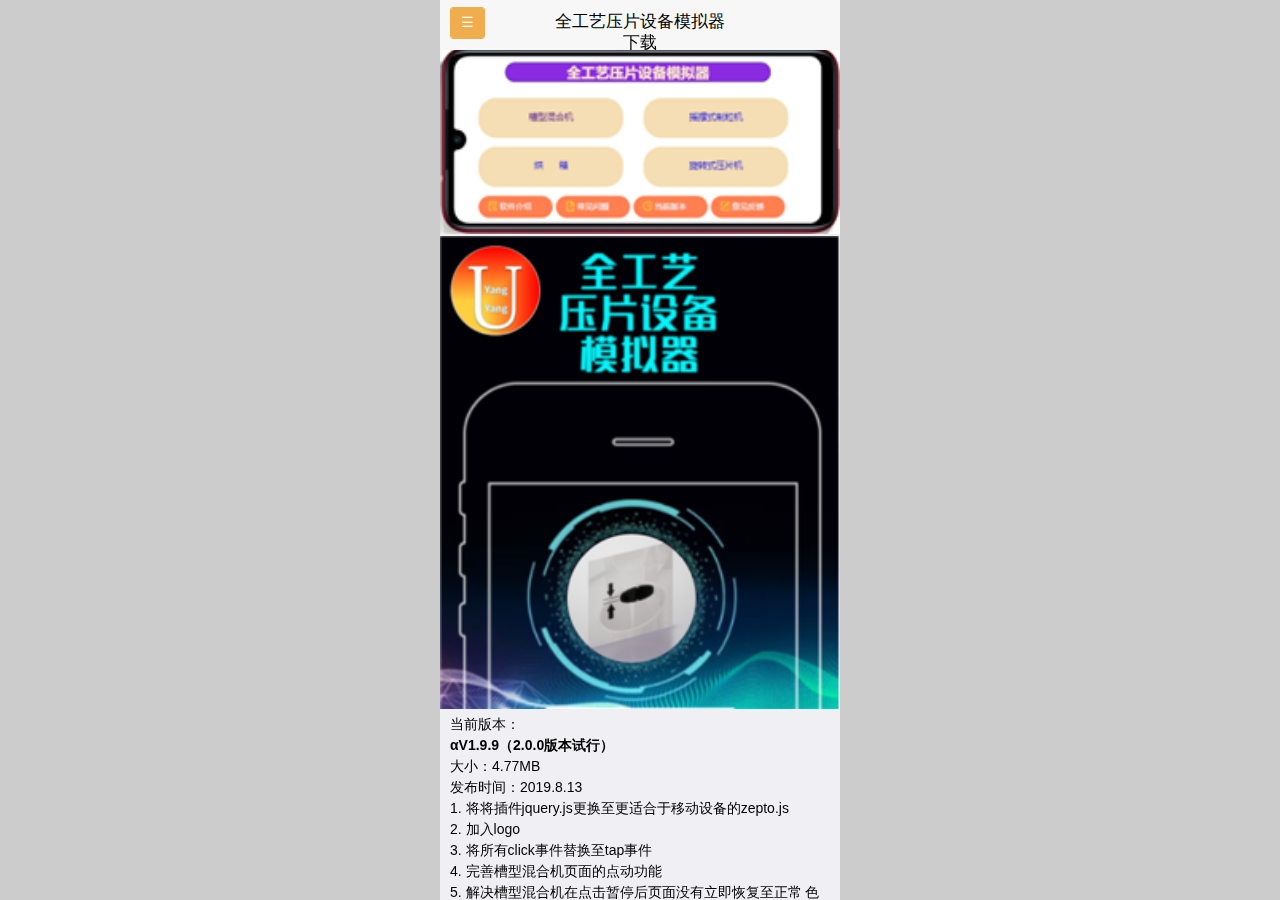
<file: project/全工艺压片设备模拟器/www/download.html>
<!DOCTYPE html>
<html lang="en">
<head>
<meta charset="UTF-8">
<meta name="viewport" content="width=device-width, initial-scale=1,maximum-scale=1,user-scalable=no">
<title>【全工艺压片设备模拟器】官方网站</title>
<link type="image/x-icon" rel="shortcut icon" href="../ico.ico">
<link rel="stylesheet" href="../css/mui.min.css">
<link rel="stylesheet" href="../css/comment.css">
<style>
.button-android,.button-ios{
    font-size: 20px;
}

.button-android{
    left: 8%;
}
.button-ios{
    right: -12%;
}
.button-android a,.button-ios a{
    color: aliceblue
}
</style>
</head>
<body>
<div class="mui-off-canvas-wrap mui-draggable mui-scalable">
    <!-- 菜单容器 -->
    <aside class="mui-off-canvas-left">
        <div class="mui-scroll-wrapper">
        <div class="mui-scroll"">
                <img class="ico" src="../ico.png" width="50">
                <img class="logo" src="../logo.png" width="100">
            <ul class="mui-table-view" >
                <li class="mui-table-view-cell" >
                    <a href="../index.html">关于软件</a>
                </li>
                <li class="mui-table-view-cell">
                    <a class="mui-active" href="../www/download.html">下载</a>
                </li>
                <li class="mui-table-view-cell">
                    <a href="../www/commonProblem.html">常见问题</a>
                </li>
                <li class="mui-table-view-cell">
                    <a href="../www/edition.html">历史版本</a>
                </li>
                <li class="mui-table-view-cell">
                    <a href="../www/feedback.html">意见反馈</a>
                </li>
            </ul>
        </div>
        </div>
    </aside>
    <!-- 主页面容器 -->
    <div class="mui-inner-wrap">
        <!-- 主页面标题 -->
        <header class="mui-bar mui-bar-nav">
            <button id="offCanvasShow" type="button" class="mui-btn mui-btn-primary mui-btn-yellow jumpMenu" style="padding: 5px;">
                ☰
            </button>
            <h1 class="mui-title">全工艺压片设备模拟器</h1>
            <br>
            <p class="mui-title">下载</p>
        </header>
        <div class="mui-content mui-scroll-wrapper">
        <div class="mui-scroll">
            <!-- 主界面具体展示内容 -->
            <!--轮播效果-->
            <div class="mui-slider">
                <div class="mui-slider-group mui-slider-loop">
                <!--支持循环，需要重复图片节点-->
                <div class="mui-slider-item mui-slider-item-duplicate"><a href="#"><img src="../images/slider/5.png" /></a></div>
                <div class="mui-slider-item"><a href="#"><img src="../images/slider/1.png" /></a></div>
                <div class="mui-slider-item"><a href="#"><img src="../images/slider/2.png" /></a></div>
                <div class="mui-slider-item"><a href="#"><img src="../images/slider/3.png" /></a></div>
                <div class="mui-slider-item"><a href="#"><img src="../images/slider/4.png" /></a></div>
                <div class="mui-slider-item"><a href="#"><img src="../images/slider/5.png" /></a></div>
                <!--支持循环，需要重复图片节点-->
                <div class="mui-slider-item mui-slider-item-duplicate"><a href="#"><img src="../images/slider/1.png" /></a></div>
                </div>
            </div>
            <img src="../images/publicityMap.png" width="100%">
            <p class="text">
                当前版本：  <br>
                <strong>αV1.9.9（2.0.0版本试行）</strong>  <br>
                大小：4.77MB   <br>
                发布时间：2019.8.13  <br>
                1.	将将插件jquery.js更换至更适合于移动设备的zepto.js  <br>
                2.	加入logo  <br>
                3.	将所有click事件替换至tap事件  <br>
                4.	完善槽型混合机页面的点动功能  <br>
                5.	解决槽型混合机在点击暂停后页面没有立即恢复至正常 色彩的BUG  <br>
                6.	加入主题颜色主#fe220a   副#ffcf40  <br>
                7.	添加软件官网的跳转链接  <br>
                8.	报文内容更新  <br> 
                9.	解决槽型混合机中，U型槽到达前后翻之后还能继续前后翻的BUG  <br>
                10.	保证功能不丢失的情况下，压缩软件体积，提高软件的流畅性。  <br>
                11.	对生产前检查界面添加“快捷通道”“点击查看检查项目状态”“随机设置检查障碍”“算法识别检查项目是否正确”的功能  <br>
            </p>
            <button type="button" class="mui-btn mui-btn-warning button-android">
                <a href="http://www.kxapp.com/app/67465/android_download">安卓用户下载</a>
            </button>
            <button type="button" class="mui-btn mui-btn-warning button-ios">
            <a href="http://www.kxapp.com/app/67465/ios_download">IOS用户下载</a>
            </button>        
        </div>
        </div>  
    </div>
</div>
<script src="../js/zepto.min.js"></script>
<script src="../js/touch.js"></script>
<script src="../js/mui.min.js"></script>
<script src="../js/comment.js"></script>
<script>
$(function(){

});
</script>
</body>
</html>
</file>
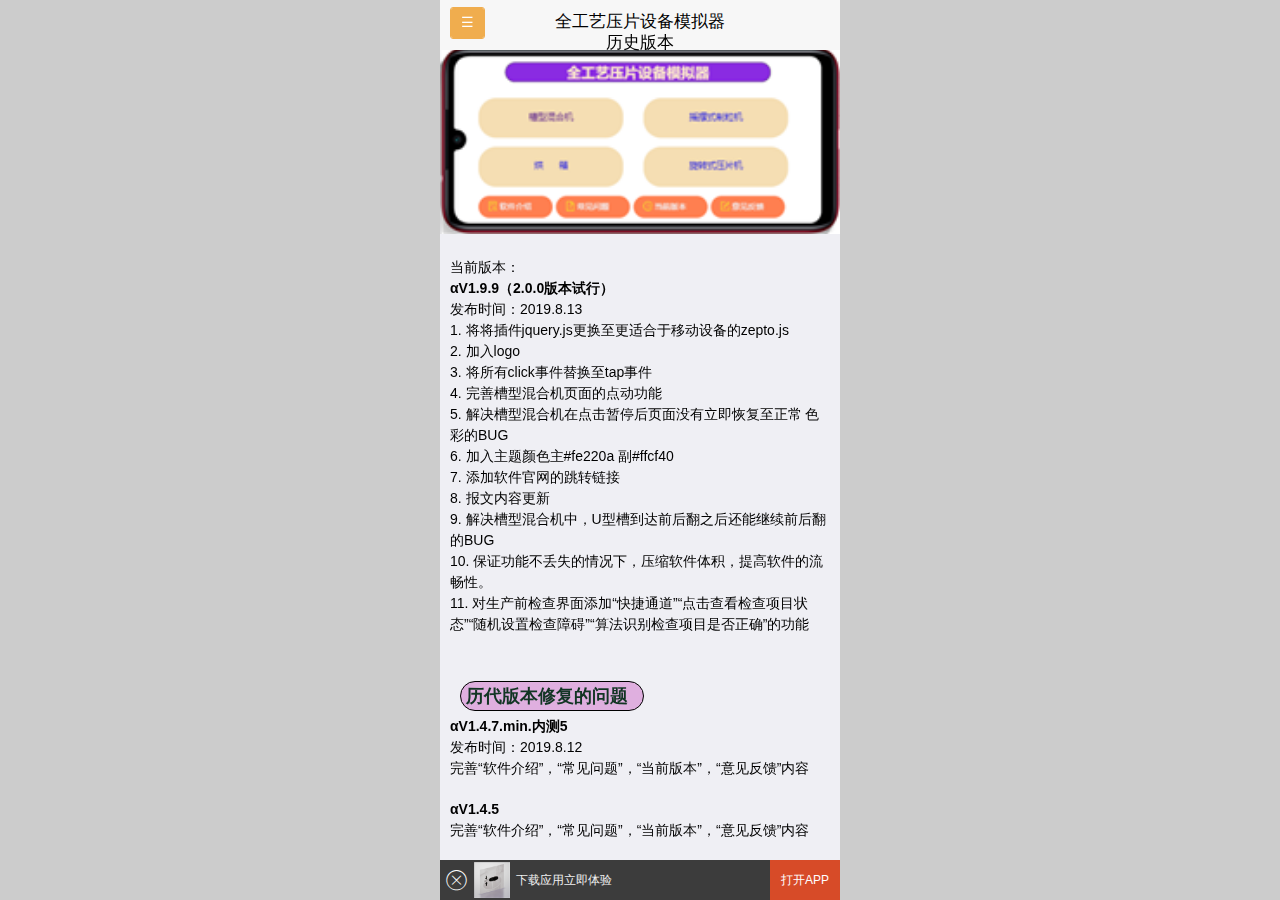
<file: project/全工艺压片设备模拟器/www/edition.html>
<!DOCTYPE html>
<html lang="en">
<head>
<meta charset="UTF-8">
<meta name="viewport" content="width=device-width, initial-scale=1,maximum-scale=1,user-scalable=no">
<title>【全工艺压片设备模拟器】官方网站</title>
<link type="image/x-icon" rel="shortcut icon" href="../ico.ico">
<link rel="stylesheet" href="../css/mui.min.css">
<link rel="stylesheet" href="../css/comment.css">
<style>


</style>
</head>
<body>
<div class="mui-off-canvas-wrap mui-draggable mui-scalable">
    <!-- 菜单容器 -->
    <aside class="mui-off-canvas-left">
        <div class="mui-scroll-wrapper">
        <div class="mui-scroll"">
                <img class="ico" src="../ico.png" width="50">
                <img class="logo" src="../logo.png" width="100">
            <ul class="mui-table-view" >
                <li class="mui-table-view-cell" >
                    <a href="../index.html">关于软件</a>
                </li>
                <li class="mui-table-view-cell">
                    <a href="../www/download.html">下载</a>
                </li>
                <li class="mui-table-view-cell">
                    <a href="../www/commonProblem.html">常见问题</a>
                </li>
                <li class="mui-table-view-cell">
                    <a class="mui-active" href="../www/edition.html">历史版本</a>
                </li>
                <li class="mui-table-view-cell">
                    <a href="../www/feedback.html">意见反馈</a>
                </li>
            </ul>
        </div>
        </div>
    </aside>
    <!-- 主页面容器 -->
    <div class="mui-inner-wrap">
        <!-- 主页面标题 -->
        <header class="mui-bar mui-bar-nav">
            <button id="offCanvasShow" type="button" class="mui-btn mui-btn-primary mui-btn-yellow jumpMenu" style="padding: 5px;">
                ☰
            </button>
            <h1 class="mui-title">全工艺压片设备模拟器</h1>
            <br>
            <p class="mui-title">历史版本</p>
        </header>
        <div class="mui-content mui-scroll-wrapper">
        <div class="mui-scroll">
            <!-- 主界面具体展示内容 -->
        
            <!--轮播效果-->
            <div class="mui-slider">
                <div class="mui-slider-group mui-slider-loop">
                  <!--支持循环，需要重复图片节点-->
                  <div class="mui-slider-item mui-slider-item-duplicate"><a href="#"><img src="../images/slider/5.png" /></a></div>
                  <div class="mui-slider-item"><a href="#"><img src="../images/slider/1.png" /></a></div>
                  <div class="mui-slider-item"><a href="#"><img src="../images/slider/2.png" /></a></div>
                  <div class="mui-slider-item"><a href="#"><img src="../images/slider/3.png" /></a></div>
                  <div class="mui-slider-item"><a href="#"><img src="../images/slider/4.png" /></a></div>
                  <div class="mui-slider-item"><a href="#"><img src="../images/slider/5.png" /></a></div>
                  <!--支持循环，需要重复图片节点-->
                  <div class="mui-slider-item mui-slider-item-duplicate"><a href="#"><img src="../images/slider/1.png" /></a></div>
                </div>
            </div>
            <br>
            <p class="text">
                当前版本：  <br>
                <strong>αV1.9.9（2.0.0版本试行）</strong>  <br>
                发布时间：2019.8.13  <br>
                1.	将将插件jquery.js更换至更适合于移动设备的zepto.js  <br>
                2.	加入logo  <br>
                3.	将所有click事件替换至tap事件  <br>
                4.	完善槽型混合机页面的点动功能  <br>
                5.	解决槽型混合机在点击暂停后页面没有立即恢复至正常 色彩的BUG  <br>
                6.	加入主题颜色主#fe220a   副#ffcf40  <br>
                7.	添加软件官网的跳转链接  <br>
                8.	报文内容更新  <br> 
                9.	解决槽型混合机中，U型槽到达前后翻之后还能继续前后翻的BUG  <br>
                10.	保证功能不丢失的情况下，压缩软件体积，提高软件的流畅性。  <br>
                11.	对生产前检查界面添加“快捷通道”“点击查看检查项目状态”“随机设置检查障碍”“算法识别检查项目是否正确”的功能  <br>
            </p>
            <br>
            
            <h2>历代版本修复的问题</h2>
            <p class="text">
                <strong>αV1.4.7.min.内测5</strong>  <br>
                发布时间：2019.8.12  <br>
                完善“软件介绍”，“常见问题”，“当前版本”，“意见反馈”内容
            </p>         
            <p class="text">
                <strong>αV1.4.5</strong>  <br>
                完善“软件介绍”，“常见问题”，“当前版本”，“意见反馈”内容
            </p> 
            <p class="text">
                <strong>αV1.4.4</strong>  <br>
                修复在部分设备中压片机设备出现布局混乱的问题
            </p>
            <p class="text">
                <strong>αV1.4.3</strong>  <br>
                修复在不同设备中出现的布局不一致的问题
            </p> 
            <p class="text">
                <strong>αV1.4.2</strong>  <br>
                美化整体布局，完善功能
            </p> 
            <p class="text">
                <strong>αV1.4.1</strong>  <br>
                美化整体布局，完善功能
            </p>
            <p class="text">
                <strong>αV1.4.0</strong>  <br>
                根据用户调查表修复各种BUG <br>
                重做软件首页 <br>
                添加“软件介绍”，“常见问题”，“当前版本”，“意见反馈”功能 <br>
            </p> 
        
        </div>
        </div>  
    </div>
</div>
<!-- 底部导航根容器 -->
<div id="my-downloadBar">
    <span>下载应用立即体验</span>
    <div class="my-bar-item my-downloadbar-close mui-icon mui-icon-close"></div>
    <div class="my-bar-item my-downloadbar-logo"></div>
    <div class="my-bar-item my-downloadbar-open">打开APP</div>
</div>
<script src="../js/zepto.min.js"></script>
<script src="../js/touch.js"></script>
<script src="../js/mui.min.js"></script>
<script src="../js/comment.js"></script>
<script>
$(function(){


});
</script>
</body>
</html>
</file>
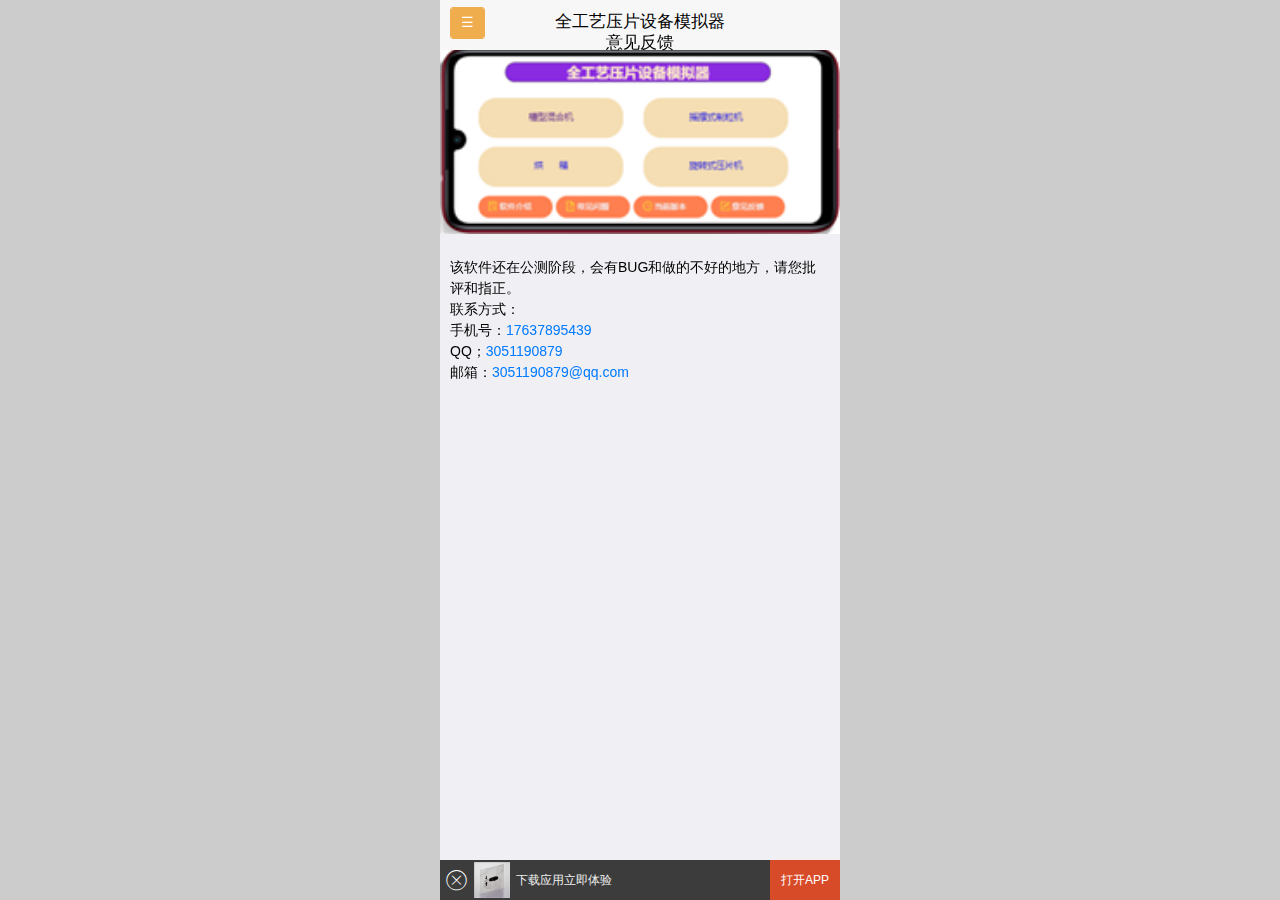
<file: project/全工艺压片设备模拟器/www/feedback.html>
<!DOCTYPE html>
<html lang="en">
<head>
<meta charset="UTF-8">
<meta name="viewport" content="width=device-width, initial-scale=1,maximum-scale=1,user-scalable=no">
<title>【全工艺压片设备模拟器】官方网站</title>
<link type="image/x-icon" rel="shortcut icon" href="../ico.ico">
<link rel="stylesheet" href="../css/mui.min.css">
<link rel="stylesheet" href="../css/comment.css">
<style>


</style>
</head>
<body>
<div class="mui-off-canvas-wrap mui-draggable mui-scalable">
    <!-- 菜单容器 -->
    <aside class="mui-off-canvas-left">
        <div class="mui-scroll-wrapper">
        <div class="mui-scroll"">
            <img class="ico" src="../ico.png" width="50">
            <img class="logo" src="../logo.png" width="100">
            <ul class="mui-table-view" >
                <li class="mui-table-view-cell" >
                    <a href="../index.html">关于软件</a>
                </li>
                <li class="mui-table-view-cell">
                    <a href="../www/download.html">下载</a>
                </li>
                <li class="mui-table-view-cell">
                    <a href="../www/commonProblem.html">常见问题</a>
                </li>
                <li class="mui-table-view-cell">
                    <a href="../www/edition.html">历史版本</a>
                </li>
                <li class="mui-table-view-cell">
                    <a class="mui-active" href="../www/feedback.html">意见反馈</a>
                </li>
            </ul>
        </div>
        </div>
    </aside>
    <!-- 主页面容器 -->
    <div class="mui-inner-wrap">
        <!-- 主页面标题 -->
        <header class="mui-bar mui-bar-nav">
            <button id="offCanvasShow" type="button" class="mui-btn mui-btn-primary mui-btn-yellow jumpMenu" style="padding: 5px;">
                ☰
            </button>
            <h1 class="mui-title">全工艺压片设备模拟器</h1>
            <br>
            <p class="mui-title">意见反馈</p>
        </header>
        <div class="mui-content mui-scroll-wrapper">
        <div class="mui-scroll">
            <!-- 主界面具体展示内容 -->
        
            <!--轮播效果-->
            <div class="mui-slider">
                <div class="mui-slider-group mui-slider-loop">
                  <!--支持循环，需要重复图片节点-->
                  <div class="mui-slider-item mui-slider-item-duplicate"><a href="#"><img src="../images/slider/5.png" /></a></div>
                  <div class="mui-slider-item"><a href="#"><img src="../images/slider/1.png" /></a></div>
                  <div class="mui-slider-item"><a href="#"><img src="../images/slider/2.png" /></a></div>
                  <div class="mui-slider-item"><a href="#"><img src="../images/slider/3.png" /></a></div>
                  <div class="mui-slider-item"><a href="#"><img src="../images/slider/4.png" /></a></div>
                  <div class="mui-slider-item"><a href="#"><img src="../images/slider/5.png" /></a></div>
                  <!--支持循环，需要重复图片节点-->
                  <div class="mui-slider-item mui-slider-item-duplicate"><a href="#"><img src="../images/slider/1.png" /></a></div>
                </div>
            </div>
            <br>
            <p class="text">
                该软件还在公测阶段，会有BUG和做的不好的地方，请您批评和指正。
                <br>
                联系方式：
                <br>
                手机号：<a href="tel:17637895439">17637895439</a>
                <br>
                QQ；<a href="http://wpa.qq.com/msgrd?v=3&uin=3051190879&site=qq&menu=yes">3051190879</a>
                <br>
                邮箱：<a href="Mailto:3051190879@qq.com?CC=3051190879@qq.com">3051190879@qq.com</a>
            </p>
            
        
        </div>
        </div>  
    </div>
</div>
<!-- 底部导航根容器 -->
<div id="my-downloadBar">
    <span>下载应用立即体验</span>
    <div class="my-bar-item my-downloadbar-close mui-icon mui-icon-close"></div>
    <div class="my-bar-item my-downloadbar-logo"></div>
    <div class="my-bar-item my-downloadbar-open">打开APP</div>
</div>
<script src="../js/zepto.min.js"></script>
<script src="../js/touch.js"></script>
<script src="../js/mui.min.js"></script>
<script src="../js/comment.js"></script>
<script>
$(function(){


});
</script>
</body>
</html>
</file>
<file: css/style.css>
html, body{
    font-family: 'Open Sans', sans-serif;
    font-size: 100%;
  	background: #FFf;
}
body a{
	transition:0.5s all;
	-webkit-transition:0.5s all;
	-moz-transition:0.5s all;
	-o-transition:0.5s all;
	-ms-transition:0.5s all;
}
body h1,h2,h3,h4,h5,h6{
	    font-family: 'Asap', sans-serif;
}
/*-- header --*/
#home {
    background: url(../images/header-bg.jpg) no-repeat center top;
    background-size: cover;
    -webkit-background-size: cover;
    -moz-background-size: cover;
    -o-background-size: cover;
    -ms-background-size: cover;
    min-height:650px;
	position: relative;
}
.top-header {
	padding: 2em 0;
}
.logo h1 {
    margin: 0;
    font-weight: bold;
     color:#fff;
}
.logo h1 a{
	text-decoration:none;
	 color:#fff;
}
.logo span {
    border: 7px solid #00a78e;
    padding: 0px 14px;
    font-size: 1.2em;
    color: #fff;
}
.logo{
	float:left;
}
.navigation-right{
	float:right;
}
.navigation-right ul li{
	display:inline-block;
}
.navigation-right ul li a{
	color:#fff;
    font-size:1em;
    text-decoration: none;
    padding: 10px 0;
	text-transform:uppercase;
    font-family: 'Open Sans', sans-serif;
}
.navigation-right ul li.active a{
	    color: #00a78e;
}
span.menu{
	display:none;
}
/*-- nav-hover --*/
.link-effect-3 a {
	padding: 10px 0;
	margin: 0 12px;
	color: #797878;
	text-shadow: none;
	position: relative;  
    font-family: 'Open Sans', sans-serif;
}
.link-effect-3 a::before {
	position: absolute;
	top: 0;
	left: 0;
	overflow: hidden;
	padding: 10px 0;
	max-width: 0;
	border-bottom: 3px solid #00a78e;
    color: #00a78e;
	content: attr(data-hover);
	-webkit-transition: max-width 0.5s;
	-moz-transition: max-width 0.5s;
	transition: max-width 0.5s;
}
.link-effect-3 a:hover::before {
	max-width: 100%;
}
/*--banner-info--*/
.banner-info {
    background:rgba(23, 20, 20, 0.58);
    margin-top: 4em;
}
.header-left {
    padding: 3em;
}
.header-right {
    padding: 3em;
}
ul.address-text {
    padding: 0;
}
ul.address {
    padding: 0;
}
.header-left img {
    width: 100%;
     margin-top: 19px;
}
.header-right {
    padding-left: 3em;
}
.header-right h1 {
    font-size: 2.5em;
    color: #fff;
    margin: 0.5em 0 0;
    font-weight: bold;
}
.header-right h1 {
    font-size: 1.2em;
    color: #FFF;
    background: #00a78e;
    display: inline-block;
    padding: .5em 1.5em;
    position: relative;
	    box-shadow: 0 8px 17px 0 rgba(0,0,0,0.2),0 6px 20px 0 rgba(0,0,0,0.19);
}
.header-right h1:before {
       width: 0;
    height: 0;
    position: absolute;
    content: '';
    bottom: -9px;
    left: 12px;
    border-style: solid;
    border-width: 14px 11px 0 12px;
    border-color: #00a78e transparent transparent transparent;
}
.service-head h4 {
    font-size: 1.2em;
    color: #FFF;
    background: #00a78e;
    display: inline-block;
    padding: .5em 1.5em;
    position: relative;
	    box-shadow: 0 8px 17px 0 rgba(0,0,0,0.2),0 6px 20px 0 rgba(0,0,0,0.19);
}
.service-head h4:before {
    width: 0;
    height: 0;
    position: absolute;
    content: '';
    bottom: -9px;
    left: 12px;
    border-style: solid;
    border-width: 14px 11px 0 12px;
    border-color: #00a78e transparent transparent transparent;
	
}
.header-right h6 {
       font-size: 1em;
    color: #C7C7C7;
    margin-top: 0.8em;
    letter-spacing: 3px;
}
ul.address {
    margin-top: 2em;
    border-top: 1px solid #AFAFAF;
    padding-top: 0.5em;
}
ul.address li {
    display: block;
}
ul.address li ul.address-text li {
    display: inline-block;
    font-size: 1em;
    color: #fff;
    margin-top: 1em;
	font-weight: 400;
}
ul.address li ul.address-text li:nth-child(1){
	width: 20%;
}
ul.address li ul.address-text li a {
    color: #fff;
	text-decoration:none;
}
ul.address li ul.address-text li a:hover{
        color: #00a78e;
}
ul.address-text b {
    color:#fff;
}
/*--social-icons--*/
ul.social-icons{
	    display: block;
    padding: 0;
    background:#00a78e;
    padding:1.3em 0;
    text-align: center;
	margin:0;
}
.social-icons li {
    display: inline-block;
    margin-right: 1%;
}
.social-icons li a{  
    background: url(../images/social-icons2.png) no-repeat 3px 3px;
    display: block;
    height: 32px;
    width: 32px;
	margin-right: 1em;
	-webkit-transition: .5s all;
    transition: .5s all;
    -moz-transition: .5s all;
}
.social-icons li a:before {
	content: '';
    display: block;
    height: 32px;
    width: 32px;
       border: 2px solid #fff;
	-webkit-transform: rotate(45deg);
	transform: rotate(45deg);
	-moz-transform: rotate(45deg);
	-o-transform: rotate(45deg);
	-ms-transform: rotate(45deg); 
    box-shadow: 0 8px 17px 0 rgba(0,0,0,0.2),0 6px 20px 0 rgba(0,0,0,0.19);	
}
.social-icons li a.fb{
	background-position: 3px -30px;
}
.social-icons li a.in{
      background-position: 3px -62px;
}
.social-icons li a.dott {
background-position: 3px -94px;
}
.social-icons li a:hover::before {
    border-color: #00a78e;
	    box-shadow: 0 8px 17px 0 rgba(0,0,0,0.2),0 6px 20px 0 rgba(0,0,0,0.19);
}
/*-- wellcome-note --*/
.welcome-note{
	margin:3em 0;
}
.note{
	
}
.note h1{
	color:#FFF;
	font-size:2.5em;
	font-weight:400;
}
.note h1 span{
	font-weight:700;
}
/*-- /blogs --*/
.news-text {
    float: right;
    padding: 3.38em 2em;
    background: #f4f4f4;
}
.news-img {
    float: left;
    position: relative;
    padding: 0;
}
.news-text.two {
    float:left;
}
.news-img img,.news-img.two  img{
    width: 100%;
}
.news-img.two {
    float:right;
}
.news-text h3   {
    font-size: 1.4em;
    color: #333333;
    text-transform: uppercase;
        margin-bottom: 1em;
		font-weight:bold;
}
.news-text p {
    font-size: 0.9em;
    line-height: 1.9em;
    margin: 1em 0 2em 0;
    color: #777;
}
.news-text h3  a,ul.news li:hover  i{
	 color:#00a78e;
	 text-decoration:none;
}
ul.news li {
    display: inline-block;
       margin-right: 1em;
}
ul.news li i {
    margin-right: 4px;
}
ul.news li a{
    font-size: 0.9em;
    color: #777;
}
ul.news li i{
	color:#333;
}
a.read {
    padding: 0.5em 1.5em;
    font-size: 1em;
    color: #00a78e;
    border: 2px solid #00a78e;
    text-decoration: none;
    border-radius: 1.5em;
    -webkit-border-radius: 1.5em;
    -moz-border-radius: 1.5em;
    -o-border-radius: 1.5em;
    -ms-border-radius: 1.5em;
}
a.read:hover {
	background:#00a78e;
	color:#fff;
}
ul.news {
    padding: 0;
}
.news-grid {
    margin: 2em 0;
}
.news-grid:hover{
		transition:0.5s all;
	-webkit-transition:0.5s all;
	-moz-transition:0.5s all;
	-o-transition:0.5s all;
	-ms-transition:0.5s all;
   box-shadow: 0 8px 17px 0 rgba(0,0,0,0.2),0 6px 20px 0 rgba(0,0,0,0.19);
   -webkit-box-shadow: 0 8px 17px 0 rgba(0,0,0,0.2),0 6px 20px 0 rgba(0,0,0,0.19);
   -moz-box-shadow: 0 8px 17px 0 rgba(0,0,0,0.2),0 6px 20px 0 rgba(0,0,0,0.19);
   -o-box-shadow: 0 8px 17px 0 rgba(0,0,0,0.2),0 6px 20px 0 rgba(0,0,0,0.19);
}
.blog {
    padding:5em 0;
}
.about-inner p {
    color: #777;
    line-height: 1.8em;
    font-size:0.9em;
}
h4.tittle  {
    color: #00a78e;
    text-decoration: none;
    font-size: 1.4em;
    margin: 1em 0 0.5em 0;
    text-transform: uppercase;
    font-weight: bold;
}
.modal-dialog.about {
    width: 757px;
    margin:3.5em auto 0;
}
.modal-content.about {
    background-color: #fff;
    border-radius: 0px!important;
}
.modal-body {
    position: relative;
    padding: 20px;
    text-align: center;
}
/*-- about-us --*/
span.border {
    width: 18%;
    background: #8C8989;
    height: 1px;
    display: block;
    margin-top: 26px;
    position: relative;
    margin: 23px auto 0px;
}
 span.border:after {
       content: ' ';
    position: absolute;
    background: #00a78e;
    height: 7px;
    display: block;
    width: 73px;
    top: -4px;
    left: 103px;
}
span.border.one:after {
    content: ' ';
    position: absolute;
    background: #00a78e;
    height: 7px;
    display: block;
    width: 73px;
    top: -4px;
    left: 64px;
}
.about-left-grid h3{
	font-size:2.5em;
	color:#FFF;
}
.about-left-grid{
	width:70%;
	float:right;
    margin-right: 10em;
	min-height:433px;
}
.about-left-grid h2{
	color:#191919;
	font-size:2em;
}
.about-left-grid h2 span{
	font-weight:700;
}
.about-left-grid p{
    color: #666666;
    font-size:1em;
    line-height: 2em;
    margin-top: 1.5em;
} 
.about-left-grid ul{
	margin:3em 0 0 0;
	padding:0;
}
.about-left-grid ul li{
	display:inline-block;
}
.about-left-grid ul li:nth-child(1){
	margin-right: 0.2em;
}
.about-left {
      padding: 4.5em 0 4.7em 0;
    float: right;
    background: #f4f4f4;
}
.about-left-grid ul li a {
       padding: 0.6em 2em;
    font-size: 1.2em;
    color: #00a78e;
    border: 2px solid #00a78e;
    text-decoration: none;
    border-radius: 1.5em;
    -webkit-border-radius: 1.5em;
    -moz-border-radius: 1.5em;
    -o-border-radius: 1.5em;
    -ms-border-radius: 1.5em;
}
.about-left-grid ul li a:hover{
	background:#00a78e;
	color:#FFF;
	border-radius:1.5em;
	-webkit-border-radius:1.5em;
	-moz-border-radius:1.5em;
	-o-border-radius:1.5em;
	-ms-border-radius:1.5em;
}
.about-right{
	    float: left;
	padding:0;
	background:url(../images/img1.jpg) no-repeat 0px 0px;
	min-height:580px;
	background-size: cover;
   -o-background-size: cover;
   -webkit-background-size: cover;
   -moz-background-size: cover;
   -ms-background-size: cover;
}
/*-- services --*/
.service-head h3{
	color: #1b242f;
    font-size: 2em;
    font-weight:300;
     font-family: 'Open Sans', sans-serif;
    margin: 0;
    padding: 0 0 0.2em 0;
}
.service-head h3 span{
	font-weight:700;
 font-family: 'Asap', sans-serif;
}
.wthree_about_left,.wthree_about_right{
	padding:0;
}
.wthree_about_right{
	background:#f5f5f5;
	padding:3.27em 8em;
}
.wthree_about_right h3{
	text-align:left;
}
.wthree_about_right h3 span:before,.wthree_about_right h3 span:after{
	content: '';
    position: absolute;
    bottom: 0%;
}
.wthree_about_right h3 span:before{
	left:0%;
    width:30%;
	height: 1px;
	background: #212121;
}
.wthree_about_right h3 span:after{
	right:85.5%;
    width: 2%;
    background: #EE692D;
    height: 4px;
}
.wthree_about_right p{
	margin:2em 0 3em;
	color:#999;
	line-height:1.8em;
}
.wthree_about_right p i{
	display:block;
	margin:1em 0 0;
}
.wthree_about_right_grid_left{
	padding: 0;
}
.wthree_about_right_grid_left i{
	font-size: 1.7em;
	color:#00a78e;
	top:.8em;
}
.wthree_about_right_grid:hover .wthree_about_right_grid_left i{
	color:#fff;
}
.wthree_about_right_grid_right h4{
	text-transform: uppercase;
    font-size: 1.2em;
    color: #00a78e;
    font-weight: bold;
}
.wthree_about_right_grid_right p{
	    margin: 1em 0 0;
    color: #586371;
    line-height: 1.9em;
    font-size: 0.9em;
}
.wthree_about_right_grid_right {
    padding-right: 0;
}
.wthree_about_right_grid:nth-child(2) {
    margin-bottom: 2em;
}
/* Rectangle In */
.hvr-rectangle-in {
  display: inline-block;
  vertical-align: middle;
  -webkit-transform: translateZ(0);
  transform: translateZ(0);
  box-shadow: 0 0 1px rgba(0, 0, 0, 0);
  -webkit-backface-visibility: hidden;
  backface-visibility: hidden;
  -moz-osx-font-smoothing: grayscale;
  position: relative;
  background:#00a78e;
  -webkit-transition-property: color;
  transition-property: color;
  -webkit-transition-duration: 0.3s;
  transition-duration: 0.3s;
  width: 70px;
    height: 70px;
    text-align: center;
	    border-radius: 50%;
}
.hvr-rectangle-in:before {
  content: "";
  position: absolute;
  z-index: -1;
  top: 0;
  left: 0;
  right: 0;
  bottom: 0;
  background:#F5F5F5;
  -webkit-transform: scale(1);
  transform: scale(1);
  -webkit-transition-property: transform;
  transition-property: transform;
  -webkit-transition-duration: 0.3s;
  transition-duration: 0.3s;
  -webkit-transition-timing-function: ease-out;
  transition-timing-function: ease-out;
      border-radius: 50%;
}
.hvr-rectangle-in:hover, .hvr-rectangle-in:focus, .hvr-rectangle-in:active {
  color: white;
}
.hvr-rectangle-in:hover:before, .hvr-rectangle-in:focus:before, .hvr-rectangle-in:active:before,.wthree_about_right_grid:hover .hvr-rectangle-in:before,.agileits_services_grid:hover .hvr-rectangle-in:before{
  -webkit-transform: scale(0);
  transform: scale(0);
}
.wthree_about_right_grids {
     margin-top: 4em;
}
#services {
    padding: 5em 0;
    background: #1b242f;
}
.service-head.one h3{
	color:#fff;
}
/*-- clients --*/

#work {
    padding: 5em 0;
}
.timeline {
  list-style: none;
      padding: 10px 0 10px;
  position: relative;
}
.timeline:before {
      top: 0;
    bottom: 0;
    position: absolute;
    content: " ";
    width: 1px;
    background-color: #ccc;
       left: -9px;
    margin-right: -1.5px;
}

.timeline > li {
  margin-bottom:10px;
  position: relative;
}

.timeline > li:before,
.timeline > li:after {
  content: " ";
  display: table;
}

.timeline > li:after {
  clear: both;
}

.timeline > li > .timeline-panel {
  width: calc( 100% - 75px );
    float: right;
    border: 1px solid #d4d4d4;
     padding: 15px 15px;
    position: relative;
  -webkit-box-shadow: 0 1px 6px rgba(0, 0, 0, 0.175);
  box-shadow: 0 1px 6px rgba(0, 0, 0, 0.175);
      background: #fff;
	  border-bottom: 5px solid #00a78e;
}
h4.timeline-title a {
    margin: 0;
    padding: 5px 0;
    color:#333;
}
h4.timeline-title a:hover {
    color: #00C6D7;
}
.timeline-body p {
    font-size: 0.9em;
    margin: 0;
    padding: 0;
    color: #777;
    line-height: 1.9em;
}
.timeline > li > .timeline-panel:before {
  position: absolute;
  top: 18px;
  left: -15px;
  display: inline-block;
  border-top: 15px solid transparent;
  border-right: 15px solid #ccc;
  border-left: 0 solid #ccc;
  border-bottom: 15px solid transparent;
  content: " ";
}

.timeline > li > .timeline-panel:after {
  position: absolute;
  top:19px;
  left: -14px;
  display: inline-block;
  border-top: 14px solid transparent;
  border-right: 14px solid #fff;
  border-left: 0 solid #fff;
  border-bottom: 14px solid transparent;
  content: " ";
}

.timeline > li > .timeline-badge {
  color: #fff;
  width: 50px;
  height: 50px;
  line-height: 50px;
  font-size: 1.4em;
  text-align: center;
  position: absolute;
  top: 16px;
  left: -33px;
  margin-right: -25px;
  background-color: #999999;
  z-index: 100;
  border-top-right-radius: 50%;
  border-top-left-radius: 50%;
  border-bottom-right-radius: 50%;
  border-bottom-left-radius: 50%;
}

.timeline-badge.primary {
  background-color: #eb5424 !important;
}

.timeline-badge.success {
  background-color: #237f52 !important;
}

.timeline-badge.warning {
  background-color: #f0ad4e !important;
}

.timeline-badge.danger {
  background-color: #bb1e10 !important;
}
.timeline-badge.pass {
  background-color: #fdbd10 !important;
}
.timeline-badge.info {
  background-color: #44c7f4 !important;
}
h4.timeline-title {
       color: #1b242f;
    font-size: 1.2em;
        font-weight: 600;
}
ul.year {
    text-align: right;
	    margin-left: 13em;
}
ul.year li {
     list-style: none;
    margin-top:30px;
    font-size: 1em;
    color: #fff;
    text-align: center;
    background: #1b242f;
    padding: 11px 0;
    width:60%;
    display: block;
}
ul.year li:nth-child(2){
	    margin-top: 119px;
}
ul.year li:nth-child(3){
	    margin-top: 129px;
}
ul.year li:nth-child(4){
	    margin-top: 116px;
}
ul.year li:nth-child(5){
	    margin-top: 112px;
}
.timeline-badge.success i {
    font-size: 0.9em;
}
.time-main {
    margin-top: 3em;
}
/*--//work--*/
/*-- portfolio --*/
.portfolio-head h2{
	color: #202020;
	font-size: 1.8em;
	font-family: 'Asap', sans-serif;
	margin:0;
	padding:0;
}
.portfolio-head h2 span{
	font-weight:700;
	color:#2ec06c;
}
.portfolio-head p:nth-child(2){
	font-size:1.1em;
	line-height:1.8em;
	color:#666666;
	width:80%;
	margin:1em auto 0 auto;
}
.portfolio-grid{
	margin-bottom:1.8em;
}
.portfolio-grid-pic{
	position:relative;
}
.portfolio-grid-pic img{
	width:100%;
}
.portfolio-grid-pic-caption{
	position:absolute;
	background:rgba(70, 194, 122, 0.82);
	top:0px;
	bottom:0;
	text-align:center;
	width:100%;
	display:none;
}
.portfolio-grid-pic-caption a{
	color:#FFF;
	text-align:center;
	border:1px solid #FFF;
	font-size:1em;
	padding:0.7em 1.8em;
	display:inline-block;
	text-decoration:none;
	border-radius: 0.3em;
	-webkit-border-radius: 0.3em;
	-moz-border-radius: 0.3em;
	-o-border-radius: 0.3em;
	-ms-border-radius: 0.3em;
	margin-top:8em;
	font-family: 'Asap', sans-serif;
}
.portfolio-grid-pic-caption a:hover{
	border-color:#202020;
	color:#202020;
}
.portfolio-grid:hover div.portfolio-grid-pic-caption{
	display:block;
}
.portfolio-grid-info h5{
	color: #202020;
	font-size: 1.4em;
	font-family: 'Asap', sans-serif;
	padding: 0.875em 0;
	margin: 0;
}
.portfolio-grid-info{
	background:#eeeeee;
	border-bottom-left-radius: 0.8em;
	border-bottom-right-radius: 0.8em;
}
.portfolio-grids{
	margin-top:3em;
}
.portfolio{
	padding:3.5em 0;
}
/*-- feedback --*/
.feedback{
	background: url(../images/feedback-bg.jpg) no-repeat 0px 0px;
	background-size: cover;
	min-height: 300px;
	padding: 6em 0 0 0;
}
.feedback-grid p{
	color: #FFf;
	font-size: 1.2em;
	line-height: 1.5em;
	width: 90%;
	margin: 0 auto;
}
.feedback-grid h4{
	color:#2ec06c;
	font-weight:700;
	font-family: 'Asap', sans-serif;
	font-size:1.3em;
	margin:1em 0 0 0;
}
.feedback-grid h4 span{
	color:#FFF;
	font-weight:400;
	font-size:0.7em;
	font-style:italic;
}
/*-- /portfolio --*/
.sap_tabs{
	clear:both;
	padding: 0em 0 0em;
}
.resp-tabs-list {
	text-align:center;
    list-style: none;
    margin: 3em 0 4em 0;
    padding: 0;
}
.resp-tab-item{
       margin: 0 3px;
    padding: 10px 20px;
    text-decoration: none;
    color: #343A4E;
    cursor: pointer;
    font-size: 18px;
    text-transform: uppercase;
    border: 2px solid #00a78e;
    display: inline-block;
    text-align: center;
    list-style: none;
    outline: none;
    -webkit-transition: all 0.3s ease-out;
    -moz-transition: all 0.3s ease-out;
    -ms-transition: all 0.3s ease-out;
    -o-transition: all 0.3s ease-out;
    transition: all 0.3s ease-out;
    text-transform: Capitalize;
    font-weight: 600;
}
.resp-tab-active,.resp-tab-item:hover{
	color: #fff;
       border: 2px solid #00a78e;
    background:#00a78e;
}
.resp-tabs-container {
	padding: 0px;
	clear: left;	
}
h2.resp-accordion {
	cursor: pointer;
	padding: 5px;
	display: none;
}
.resp-tab-content {
	display: none;
}
.resp-content-active, .resp-accordion-active {
   display: block;
}

.modal-header {
    border: none;
}
button.close{
	outline:none;
}
.modal-dialog {
    width: 600px;
    margin: 13em auto 0;
}
.port-modal{
	background:none;
	box-shadow:none;
	border:none;
	outline:none;
}
div#portfolioModal1,div#portfolioModal2,div#portfolioModal3,div#portfolioModal4,div#portfolioModal5,div#portfolioModal6,div#portfolioModal7,div#portfolioModal8,div#portfolioModal9,div#portfolioModal10 {
   
   background: rgba(0, 0, 0, 0.55);
}
.team-gd img {
    width: 100%;
	border-bottom: 9px solid rgba(0, 0, 0, 0.81);
}
/*-- portfolio --*/

#portfolio .portfolio-item {
    right: 0;
    margin: 0 0 15px;
}
#portfolio .portfolio-item .portfolio-link {
    display: block;
    position: relative;
    margin: 0 auto;
    max-width: 400px;
}
#portfolio .portfolio-item .portfolio-link .caption {
    position: absolute;
    width: 100%;
    height: 100%;
    opacity: 0;
    background: rgba(24,188,156,.9);
    -webkit-transition: all ease .5s;
    -moz-transition: all ease .5s;
    transition: all ease .5s;
}
#portfolio .portfolio-item .portfolio-link .caption:hover {
    opacity: 1;
}
#portfolio .portfolio-item .portfolio-link .caption .caption-content {
    position: absolute;
    top: 50%;
    width: 100%;
    height: 20px;
    margin-top: -12px;
    text-align: center;
    font-size: 20px;
    color: #fff;
}
#portfolio .portfolio-item .portfolio-link .caption .caption-content i {
    margin-top: -12px;
	font-size: 35px;
}
#portfolio * {
    z-index: 2;
}
@media(min-width:767px) {
    #portfolio .portfolio-item {
    margin: 0 0 30px;
    }
}

.portfolio-modal .modal-content h3 {
    margin: 0 0 44px 0px;
    font-size: 2em;
    color: #fff;
}
.portfolio-modal .modal-content img {
    margin: 0 auto;
}
.portfolio-modal .modal-content p {
	font-size: 14px;
    padding: 2em 0;
    line-height: 1.8em;
    color: #fff;
}
.portfolio-modal .close-modal {
    position: absolute;
    top: 25px;
    right: 25px;
   width: 45px;
    height: 45px
    background-color: transparent;
    cursor: pointer;
    z-index: 1;
}
.portfolio-modal .close-modal:hover {
    opacity: .7;
}
.col-lg-offset-2 {
    margin-left: 0;
	margin:30px auto 0;
	float:none;
}
.portfolio-modal .close-modal .lr {
    z-index: 1051;
    width: 1px;
    height:45px;
    margin-left: 35px;
    background-color: #fff;
    -webkit-transform: rotate(45deg);
    -ms-transform: rotate(45deg);
    transform: rotate(45deg);
}
.portfolio-modal .close-modal .lr .rl {
    z-index: 1052;
    width: 1px;
    height:45px;
    background-color: #fff;
    -webkit-transform: rotate(90deg);
    -ms-transform: rotate(90deg);
    transform: rotate(90deg);
}
.team-gd {
    padding: 0;
	position:relative;
}
.bottom-top {
    margin: 0 auto;
    text-align: center;
}

#port {
    padding:5em 0 0 0;
	    background: #f4f4f4;
}
/*-- //portfolio --*/
/*-- contact --*/
.mail_us{
	    margin-bottom: 50px;
    margin-top: 50px;
}
.contact-grid1-left {
    width: 100%;
}
.contact-grid1-left1 {
    padding: 2em;
    border-bottom: 1px ridge rgb(214, 212, 212);
    background:#fff;
    text-align: center;
}
.contact-grid1-left1 span {
    font-size: 1.5em;
      color: #00a78e;
}
.contact-grid1-left1 ul{
	padding:0;
}
.contact-grid1-left1 ul li {
    list-style-type: none;
    margin-bottom: 1em;
    font-size: 14px;
    color: #999;
}
.contact-grid1-left1 a:hover {
    color: #999;
}
.contact-grid1-left1 a {
      font-size: 14px;
    color: #00a78e;
    text-decoration: none;
}
ul.social-icons.two {
    display: block;
    padding: 0;
    margin: 2em 0;
    background: none;
}
.navbar-default .navbar-nav > li > a.active {
    color: #F2593A !important;
}
.mail_left img{
	width:100%;
}
.mail_right input[type="text"], .mail_right input[type="email"], .mail_right textarea {
       background: none;
    width: 100%;
    color: #777;
    padding: 19px 10px;
    margin-bottom: 24px;
    outline: none;
    border: 2px solid #00a78e;
}
.mail_right textarea {
	height:200px; 
	resize:none;	
}
.mail_right input[type="submit"] {
        border: none;
    outline: none;
    color: #fff;
    background: #212322;
    font-size: 16px;
    padding: 13px 40px;
}
.mail_right input[type="submit"]:hover{
 background: #00a78e;
	    transition: 0.5s all ease;
    -webkit-transition: 0.5s all ease;
    -moz-transition: 0.5s all ease;
    -o-transition: 0.5s all ease;
    -ms-transition: 0.5s all ease;
	color:#fff;
}
.contact iframe{
	width:100%;
	height:400px;
	outline:none;
}
.mail_right {
    background: #FDFFFE;
    padding: 2em;
}
span.border.two {
    width: 18%;
    background: #fff;
    height: 1px;
    display: block;
    margin-top: 26px;
    position: relative;
    margin: 23px auto 0px;
}
span.border.two:after {
    content: ' ';
    position: absolute;
    background: #00a78e;
    height: 7px;
    display: block;
    width: 73px;
    top: -4px;
    left:65px;
}
/*-- footer --*/
.footer {
    background: url(../images/contact.jpeg) no-repeat center top;
    background-size: cover;
    -webkit-background-size: cover;
    -moz-background-size: cover;
    -o-background-size: cover;
    -ms-background-size: cover;
    min-height: 650px;
    padding:5em 0 0em 0;
}
.footer_top ul li{
	font-size:22px;
	line-height:2em;
	list-style-type:none;
	text-transform:uppercase;
	display:inline-block;
	margin:0 20px;	
}
.footer_top ul {
    margin: 45px 0 45px;
	border-bottom:1px solid #fff;
    padding-bottom: 30px;
}
.footer_top ul li a{
	color:#B3B3B3;
	text-decoration:none;
	
}
/*-- //footer --*/
.copy_right p {
      color: #fff;
    font-size: 0.9em;
    line-height: 1.9em;
    margin: 1em 0;
}
.copy_right p a{
    color: #00a78e;
	text-decoration:none;
}
/*-- //contact --*/
#toTop {
	display: none;
	text-decoration: none;
	position: fixed;
	bottom: 14px;
	right: 3%;
	overflow: hidden;
	width: 32px;
	height: 32px;
	border: none;
	text-indent: 100%;
	background: url("../images/movetop.png") no-repeat 0px 0px;
}
#toTopHover {
	width: 32px;
	height: 32px;
	display: block;
	overflow: hidden;
	float: right;
	opacity: 0;
	-moz-opacity: 0;
	filter: alpha(opacity=0);
}
/*-- responsive-design --*/
@media(max-width:1366px){
	.about-left-grid {
		width: 70%;
		float: right;
		margin-right: 5em;
		min-height: 433px;
	}
	#work,.blog{
		padding:4em 0;
	}
	.footer {
		min-height: 650px;
		padding: 4em 0 0em 0;
	}
	#port {
      padding:4em 0 0 0;
	}
	.thumb .team_pos {
		bottom: -83px;
		left: 0;
		margin-top: -17px;
		padding: 6px 0;
	}
	
}
@media(max-width:1280px){
	
	.thumb .team_pos {
		bottom: -83px;
		left: 0;
		margin-top: -28px;
		padding: 6px 0;
	}
	.service-head h3 {
       font-size: 1.8em;
	}
	.about-left {
        padding: 5.5em 0 3.5em 0;
	}
	.about-left-grid p {
		font-size:0.9em;
		line-height: 2em;
		margin-top: 0.5em;
	}
}
@media(max-width:1024px){
	.about-left {
        padding:4em 0 3.5em 0;
	}
	.about-left-grid {
		width: 70%;
		float: right;
		margin-right:5em;
		min-height: 459px;
	}
	.news-text {
		float: right;
		padding: 0.7em 2em 2em 2em;
	}
	#work,.blog,#services {
		padding: 3em 0;
	}
	#port {
		padding: 3em 0 0 0;
	}
	.footer {
		min-height: 587px;
		padding: 3em 0 0em 0;
	}
	ul.year li:nth-child(2) {
		margin-top: 157px;
	}
	ul.year li:nth-child(3) {
		margin-top: 145px;
	}
	ul.year li:nth-child(4) {
		margin-top: 149px;
	}
	ul.year li:nth-child(5) {
		margin-top: 147px;
	}
	.thumb .team_pos {
		bottom: -83px;
		left: 0;
		margin-top: -50px;
		padding: 6px 0;
	}
}
@media(max-width:991px){
	.navigation-right ul li a {
       font-size: 0.9em;
	}
	.link-effect-3 a {
		padding: 10px 0;
		margin: 6px 4px;
	}
	.header-left {
		padding: 2em 2em 0em 0;
		float: right;
		width: 49%;
	}
	.header-right {
		padding-left: 3em;
		float: left;
		width: 50%;
		padding: 2em;
	}
	.banner-info {
		background: rgba(47, 44, 44, 0.58);
		margin-top:3em;
	}
	ul.address li ul.address-text li {
		display: inline-block;
		font-size: 0.9em;
		margin-top: 1em;
	}
	ul.address li ul.address-text li:nth-child(1) {
		width: 26%;
	}
	.about-right {
    float: none;
    min-height: 517px;
	}
	.about-left {
		padding: 3em 0 3em 0;
		float: none;
		background: #f4f4f4;
	}
	.about-left-grid {
		width:80%;
		float: none;
		margin-right: 0;
		min-height: 306px;
		margin-left: 7em;
	}
	#home {
	   min-height: 563px;  
	}
	span.border {
      width: 29%;
	}
	span.border.two {
		width: 27%;
	}
	ul.year {
		text-align: center;
		margin-left: 0;
		margin: 0 auto 2em 0;
		padding:0;
	}
	ul.year li {
		margin-top:10px;
		font-size: 1em;
		padding: 11px 0;
		width: 29%;
		display: block;
		margin: 0 auto;
		    margin-bottom: 1em;
	}
	ul.year li:nth-child(2){
		margin-top: 0px!important;
	}
	ul.year li:nth-child(3){
		margin-top: 0px!important;
	}
	ul.year li:nth-child(4){
		margin-top: 0px!important;
	}
	ul.year li:nth-child(5){
		margin-top: 0px!important;
		    margin-bottom: 0em;
	}
	.timeline > li > .timeline-badge {
		color: #fff;
		width: 50px;
		height: 50px;
		line-height: 50px;
		font-size: 1.4em;
		position: absolute;
		top: 16px;
		left: -3px;
	}
	.timeline:before {
		top: 0;
		bottom: 0;
		position: absolute;
		content: " ";
		width: 1px;
		background-color: #ccc;
		left: 20px;
		margin-right: -1.5px;
	}
	.team-gd {
		padding: 0;
		width: 33%;
		float: left;
	}
	.thumb:hover ul li {
		margin: 113px 0px 0;
	}
	.news-img,.news-img.two {
		float: none;
		position: relative;
		padding: 0;
	}
	.mail_right {
		padding: 2em;
		margin-top: 1em;
	}
	.about-left-grid ul li a {
		padding: 0.6em 2em;
		font-size: 1em;
	}
}
@media(max-width:800px){
	.thumb:hover ul li {
		margin: 113px 0px 0;
	}
	.about-left-grid {
		width: 80%;
		float: none;
		margin-right: 0;
		min-height: 367px;
		margin-left: 7em;
	}
	.resp-tab-item {
		margin: 0 3px;
		padding: 6px 17px;
		font-size: 16px;
	}
	.resp-tabs-list {
		margin: 2em 0 2em 0;
		padding: 0;
	}
	span.border:after {
		height: 7px;
		width: 73px;
		top: -4px;
		left: 74px;
	}
}
@media(max-width:768px){
	.about-right {
		float: none;
		min-height: 424px;
	}
	.about-left-grid {
		width: 80%;
		float: none;
		margin-right: 0;
		min-height: 367px;
		margin-left: 7em;
	}
}
@media(max-width:640px){
	.mail_right input[type="text"], .mail_right input[type="email"], .mail_right textarea {
		background: none;
		width: 100%;
		color: #777;
		padding: 10px 10px;
		margin-bottom: 12px;
		outline: none;
		border: 2px solid #00a78e;
		font-size: 0.9em;
	}
	.mail_right textarea {
		height: 100px;
		resize: none;
	}
	.mail_right input[type="submit"] {
		font-size: 15px;
		padding: 11px 40px;
	}
	.contact-grid1-left1 {
      padding: 1em;
	}
	.mail_left {
		padding: 0;
	}
	.mail_us {
		margin-bottom:12px;
		margin-top: 27px;
	}
	.news-text h3 {
		font-size: 1.1em;
		margin-bottom: 0.5em;
		line-height: 1.45em;
	}
	.news-grid:nth-child(3) {
		margin: 0;
	}
	.team-gd {
		padding: 0;
		width: 100%;
		float: left;
	}
	.wthree_about_right_grids {
		margin-top:2em;
	}
	span.menu {
		display: block;
		cursor: pointer;
		width: 100%;
		position: relative;
		text-align: center;
		margin: 0px;
	}
	.navigation-right ul {
		position: absolute;
		left: 2%;
		width: 96%;
		z-index: 999;
		text-align: center;
		padding: 0px;
		margin: 13px 0px 0px;
	}
	.navigation-right ul.nav1 li {
		display: inline-block;
		width: 100%;
		margin: 0px;
		padding: 10px 0em;
	}
	ul.nav1 {
		display: none;
		margin-top: 2em;
		    background: rgba(27, 26, 26, 0.98);
	}
	.navigation-right {
		margin: 0.7em 0 0;
	}
	.navigation-right ul li a {
		display: inline-block;
	}
	.navigation-right ul.nav1 li {
		padding: 0px 0;
	}
	.navigation-right ul.nav1 li:nth-child(7){
		padding-bottom:10px;
	}
	.about-left-grid {
		width: 80%;
		float: none;
		margin-right: 0;
		min-height: 390px;
		margin-left: 7em;
	}
	span.border:after {
		height: 7px;
		width: 73px;
		top: -4px;
		left: 53px;
	}
	span.border.one:after {
		content: ' ';
		position: absolute;
		background: #00a78e;
		height: 7px;
		display: block;
		width: 73px;
		top: -4px;
		left: 46px;
	}
	span.border.two:after {
		content: ' ';
		position: absolute;
		background: #00a78e;
		height: 7px;
		display: block;
		width: 73px;
		top: -4px;
		left: 43px;
	}
	.modal-dialog.about {
		width: 611px;
		margin: 2em auto 0;
	}
	.about-inner img{
		width:100%;
	}
	.banner-info {
		margin-top: 2em;
	}
	.wthree_about_right_grid:nth-child(2) {
		margin-bottom: 1em;
	}
}
@media(max-width:600px){
	.modal-dialog.about {
		width: 518px;
		margin: 2em auto 0;
	}
	.portfolio-grids {
		margin-top: 1.5em;
	}
	.about-left-grid {
		width: 80%;
		float: none;
		margin-right: 0;
		min-height: 418px;
		margin-left: 7em;
	}
}
@media(max-width:480px){
	#home{background-position: 0;}
	.wthree_about_right_grids {
		margin-top:1.5em;
	}
	h4.timeline-title {
      font-size: 1em;
	}
	#work, .blog, #services {
		padding: 2em 0;
	}
	.service-head h3 {
		font-size: 1.3em;
	}
	.service-head h4 {
		font-size: 0.9em;
		padding: .5em 1.2em
	}
	span.border {
		    width: 40%;
		background: #8C8989;
		height: 1px;
		display: block;
		margin: 11px auto 0px;
	}
	span.border.two {
		width: 39%;
	}
	.time-main {
		margin-top: 1.5em;
	}
	.mail_right {
		padding: 1em;
		margin-top: 1em;
	}
	.resp-tab-item {
		margin: 0 0 5px 0px;
		padding: 6px 11px;
		font-size: 14px;
	}
	.thumb .team_pos {
		bottom: -83px;
		left: 0;
		margin-top: -79px;
		padding: 6px 0;
	}
	ul.news li {
		display: inline-block;
		margin-right: 0.5em;
	}
	.about-right {
		display: none;
		float: none;
		min-height: 334px;
	}
	.about-left-grid ul {
		margin: 1.5em 0 0 0;
		padding: 0;
	}
	.about-left-grid {
		width: 93%;
		float: none;
		margin-right: 0;
		min-height: 390px;
		margin-left: 2em;
	}
	.about-left-grid ul li a {
		padding: 0.6em 2em;
		font-size: 0.9em;
	}
	.modal-dialog.about {
		width: 442px;
		margin: 2em auto 0;
	}
	.header-right {
	    padding-left:0em;
		float: left;
		width: 100%;
		padding: 1em 1em 0em 1em;
	}
	.header-right h1 {
		font-size: 1em;
		padding: .4em 1em;
	}
	.header-left {
		padding: 0em 1em 1em 1em;
		float: right;
		width: 100%;
	}
	.header-left img {
		position: absolute;
		right: 7%;
		top: -341px;
		width: 20%;
	}
	.logo h1 {
		margin: 0;
		font-size: 1.8em;
	}
	.logo span {
		border: 7px solid #00a78e;
		padding: 0px 10px;
		font-size: 1.2em;
	}
	.top-header {
		padding: 1.5em 0 0 0;
	}
	.navigation-right {
		margin: 0em 0 0;
	}
	ul.year li {
		margin-top: 10px;
		font-size: 1em;
		padding: 11px 0;
		width: 100%;
		display: block;
		margin: 0 auto;
		margin-bottom: 1em;
	}
	.resp-tabs-list {
		margin: 0em 0 1em 0;
		padding: 0;
	}
}
@media(max-width:414px){
	span.menu img {
		width: 91%;
		margin-top: 8px;
	}
	.thumb:hover ul li {
		margin: 99px 0px 0;
	}
	ul.social-icons.two {
		display: block;
		padding: 0;
		margin: 1em 0;
		background: none;
	}
	.wthree_about_right_grid {
		text-align: center;
		width: 100%;
	}
	.wthree_about_right_grid_left {
		padding: 0;
		float: none;
		text-align: center;
		    width: 100%;
	}
	.wthree_about_right_grid_right {
		padding-right: 0;
		float: none;
		width: 100%;
		margin-bottom: 1em;
		    padding: 0;
	}
   .about-right {
		float: none;
		min-height: 255px;
	}
	.about-left {
		padding: 1em 0 1em 0;
	}
	span.border,	span.border.one {
      width: 44%;
	}
	span.border.two {
		width: 42%;
	}
	.about-left-grid {
		width: 93%;
		float: none;
		margin-right: 0;
		min-height: 454px;
		margin-left: 2em;
	}
	.about-right {
		float: none;
		min-height: 234px;
	}
	#port {
		padding: 1.5em 0 0 0;
	}
	ul.news li {
		display: inline-block;
		margin-right: 0em;
	    margin-bottom:10px;
	}
	ul.news li:nth-child(4) {
		margin-bottom:0;
	}
	.about-left-grid h2 {
		font-size: 1.5em;
	}
	.modal-dialog.about {
		width: 354px;
		margin: 2em auto 0;
	}
}
@media(max-width:384px){
	ul.year li {
		margin-top: 10px;
		font-size: 1em;
		padding: 11px 0;
		width: 100%;
		display: block;
		margin: 0 auto;
		margin-bottom: 0.5em;
	}
	a.read {
       padding: 0.5em 1.5em;
       font-size: 0.9em;
	}
	.service-head h3 {
		font-size: 1.4em;
	}
	.mail_right input[type="text"], .mail_right input[type="email"], .mail_right textarea {
		background: none;
		padding: 7px 10px;
		margin-bottom: 6px;
	}
	.team-gd {
		padding: 0;
		width: 100%;
		float: left;
	}
	.thumb .team_pos {
		bottom: -83px;
		left: 0;
		margin-top: -35px;
		padding: 6px 0;
	}
	.logo h1 {
		font-size: 1.9em;
	}
	.thumb:hover ul li {
		margin: 123px 0px 0;
	}
	.news-text h3 {
      font-size: 1.1em;
	}
	span.border, span.border.one {
		width: 49%;
	}
	 span.border.two {
		     width: 49%;
	 }
	 .about-left-grid {
		width: 97%;
		float: none;
		margin-right: 0;
		min-height: 454px;
		margin-left: 1em;
	}
	.portfolio-grids {
		margin-top: 1.2em;
	}
	.portfolio-modal .modal-content h3 {
		margin: 0 0 14px 0px;
		font-size: 1.5em;
	}
}
@media(max-width:375px){
	.banner-info {
		margin-top: 1.2em;
	}
	.about-left-grid {
		width: 97%;
		float: none;
		margin-right: 0;
		min-height: 473px;
		margin-left: 1em;
	}
	.about-left-grid ul li a {
		padding: 0.4em 1em;
		font-size: 0.9em;
	}
	.logo h1 {
		font-size: 1.7em;
	}
	span.menu img {
		width:85%;
		margin-top: 8px;
	}
	.news-text {
		float: right;
		padding: 0.5em 1em 1.5em 1em;
	}
}
@media(max-width:320px){
	.resp-tab-item {
		margin: 0 0px 4px 0;
		padding: 6px 9px;
		font-size: 13px;
	}
	.about-left-grid {
		width: 94%;
		float: none;
		margin-right: 0;
		min-height: 544px;
		margin-left: 1em;
	}
	ul.address {
		margin-top: 1em;
	}
	.header-right {
		padding-left: 0em;
		float: left;
		width: 100%;
		padding: 0.5em 0.5em 0em 0.5em;
	}
	ul.address-text b {
		font-size: 0.9em;
	}
	.logo h1 {
		font-size: 1.7em;
	}
	span.menu img {
		width:80%;
		margin-top: 8px;
	}
	#work, .blog, #services {
    padding: 1.2em 0;
	}
	span.border, span.border.one {
		width: 61%;
	}
	span.border.two {
		width: 58%;
	}
	.thumb .team_pos {
		bottom: -83px;
		left: 0;
		margin-top: -62px;
		padding: 6px 0;
	}
}
</file>
<file: project/全工艺压片设备模拟器/css/comment.css>
* {
    touch-action: pan-y;
}
body,#my-downloadBar{
    max-width: 400px;
    margin: 0 auto;
    background: #ccc

}
a{
    color: '';

}
h2 {
    display: inline-block;
    font-style: "STKaiti";
    border: 1px #000 solid;
    margin-left: 70px;
    text-align: left;         
    color: blanchedalmond;
    border-radius: 32px;
    margin-left: 20px;
    padding: 5px 15px 5px 5px;;
    font-size: 18px;
    background: #dfafdf;
    color: #123524;

}
h3{margin: 0;font-size: 16px}
a div{
    width: 50px;
    height: 50px;
    float: left;
    border-radius: 50%;
    border-radius: 50%;
    border: 1px #000 solid;
    margin-right: 5px;
}
.autograph{position: absolute;;right: 5%;margin: 10px 0 30px 0;}
.autograph .logo{display: block;margin-left: 33%}
.ico{display: block;margin:5% 0 0 5%}

.text{color: #000;margin:0 10px 20px 10px }


/*顶部通栏*/
.mui-off-canvas-wrap .mui-bar{height: 50px;;}

/*菜单内容*/
.mui-scroll .logo{border-radius: 50%;margin:50px 33% 0;}
.mui-scroll .mui-table-view{background-color: #333;color: #fff;}
.mui-scroll .mui-table-view li{margin: 20px auto;border: none}
.mui-table-view-cell.mui-active{background-color: #0062CC;}
.mui-table-view-cell>a:not(.mui-btn).mui-active {background-color: #eee;color: black}
/*主页面*/
.mui-bar .mui-bar-nav{width: 100%;height: 30px;;}
.mui-scroll-wrapper .mui-scroll{padding-bottom: 50px;}

#my-downloadBar {width: 100%;position: fixed;bottom: 0;color: #fff;font-size: 12px;box-sizing: border-box;z-index: 99999;}
#my-downloadBar span {display: block;width: 100%;height: 40px;padding-left: 76px;line-height: 40px;background-color: #000;opacity: 0.7;}
#my-downloadBar .my-bar-item.my-downloadbar-close {position: absolute;left: 4px;top: 0;width: 36px;line-height: 40px;font-size: 25px;}
#my-downloadBar .my-bar-item.my-downloadbar-logo {position: absolute;left: 34px;top: 0;height: 40px;width: 36px;background-image: url(../logo.png);background-size: 100%;background-repeat: no-repeat;background-position: center center;}
#my-downloadBar .my-bar-item.my-downloadbar-open {position: absolute;right: 0;top: 0;height: 40px;width: 70px;background-color: #D74B28;text-align: center;cursor: pointer;
line-height: 40px
}

/*切换菜单栏显示隐藏按钮*/
.jumpMenu{float: left;;width: 35px;height: 50;}
</file>
<file: works/confession/renxi/default.css>
body{margin:0;padding:0;background:#ffe;font-size:14px;font-family:'微软雅黑','宋体',sans-serif;color:#231F20;overflow:auto}
a {color:#000;font-size:14px;}
#main{width:100%;}
#wrap{position:relative;margin:0 auto;width:1100px;height:680px;margin-top:10px;}
#text{width:400px;height:425px;left:60px;top:80px;position:absolute;}
#code{display:none;font-size:16px;}
#clock-box {position:absolute;left:60px;top:550px;font-size:28px;display:none;}
#clock-box a {font-size:28px;text-decoration:none;}
#clock{margin-left:48px;}
#clock .digit {font-size:64px;}
#canvas{margin:0 auto;width:1100px;height:680px;}
#error{margin:0 auto;text-align:center;margin-top:60px;display:none;}
.hand{cursor:pointer;}
.say{margin-left:5px;}
.space{margin-right:150px;}
</file>
<file: works/page-turning/css/style.css>
@import url('reset.css');
@import url('static.css');
@import url('elements.css');
@import url('preloader.css');



#fb7{
   font-family:Arial,sans-serif;	
   font-size:14px;	
   -webkit-text-size-adjust:none;
   position:relative;
   overflow:hidden;
   margin:0 auto;
   display:block;
   width:100%;
   height:300px;
   opacity:0;
   margin-bottom:30px;
}


/* =  Shadow for flipbook 
--------------------------*/

#fb7 .fb7-shadow {
	height:100%;
	position:absolute;
	top:0px;
	box-shadow: 0px 0px 10px 1px #999;		
	border-top-left-radius: 25px;
	border-bottom-left-radius: 25px;
	border-top-right-radius: 25px;
	border-bottom-right-radius: 25px;
}

#fb7 .fb7-shadow-double {
	width:100%;
	left:0%;
}

#fb7 .fb7-shadow-right {
	width:50%;
	left:50%;
	border-top-left-radius: 0px !important;
	border-bottom-left-radius: 0px !important;
}

#fb7 .fb7-shadow-left {
	width:50%;
	left:0%;
	border-top-right-radius: 0px !important;
	border-bottom-right-radius: 0px !important;
}


/* =  Gradient ( for right page )
--------------------------*/

#fb7 .turn-page.even .fb7-cont-page-book {
   
background: -moz-linear-gradient(left,  rgba(0,0,0,0.27) 0%, rgba(255,255,255,0) 7%); /* FF3.6+ */
background: -webkit-gradient(linear, left top, right top, color-stop(0%,rgba(0,0,0,0.27)), color-stop(7%,rgba(255,255,255,0))); /* Chrome,Safari4+ */
background: -webkit-linear-gradient(left,  rgba(0,0,0,0.27) 0%,rgba(255,255,255,0) 7%); /* Chrome10+,Safari5.1+ */
background: -o-linear-gradient(left,  rgba(0,0,0,0.27) 0%,rgba(255,255,255,0) 7%); /* Opera 11.10+ */
background: -ms-linear-gradient(left,  rgba(0,0,0,0.27) 0%,rgba(255,255,255,0) 7%); /* IE10+ */
background: linear-gradient(to right,  rgba(0,0,0,0.27) 0%,rgba(255,255,255,0) 7%); /* W3C */
filter: progid:DXImageTransform.Microsoft.gradient( startColorstr='#45000000', endColorstr='#00ffffff',GradientType=1 ); /* IE6-9 */

	
}

/* =  Gradient ( for left page )
--------------------------*/

#fb7 .turn-page.odd .fb7-cont-page-book {
	
background: -moz-linear-gradient(right,  rgba(0,0,0,0.27) 0%, rgba(255,255,255,0) 7%); /* FF3.6+ */
background: -webkit-gradient(linear, right top, right top, color-stop(0%,rgba(0,0,0,0.27)), color-stop(7%,rgba(255,255,255,0))); /* Chrome,Safari4+ */
background: -webkit-linear-gradient(right,  rgba(0,0,0,0.27) 0%,rgba(255,255,255,0) 7%); /* Chrome10+,Safari5.1+ */
background: -o-linear-gradient(right,  rgba(0,0,0,0.27) 0%,rgba(255,255,255,0) 7%); /* Opera 11.10+ */
background: -ms-linear-gradient(right,  rgba(0,0,0,0.27) 0%,rgba(255,255,255,0) 7%); /* IE10+ */
background: linear-gradient(to left,  rgba(0,0,0,0.27) 0%,rgba(255,255,255,0) 7%); /* W3C */
filter: progid:DXImageTransform.Microsoft.gradient( startColorstr='#45000000', endColorstr='#00ffffff',GradientType=1 ); /* IE6-9 */



}


/* corner left page /*/

#fb7 .turn-page.odd{	  
   
border-top-left-radius: 25px;
border-bottom-left-radius: 25px;
 
border-top-right-radius: 0px;
border-bottom-right-radius: 0px;
 
}

/* corner right page /*/

#fb7 .turn-page.even{	

border-top-right-radius: 25px;
border-bottom-right-radius: 25px;
 
border-top-left-radius: 0px;
border-bottom-left-radius: 0px;

}


#fb7.fullScreen,#fb7-ajax[data-template="true"] #fb7{
   margin-bottom:0;	
}


#fb7 #fb7-container-book {
	position: absolute;
	z-index: 5;
	display: none;
	width: 1280px; height: 920px;
}


#fb7 fieldset{
	
	
}


#fb7 #fb7-deeplinking{
  display:none;	
}


#fb7 .fb7-bcg-book{
    background: none no-repeat center center;
	background-size:cover;
	-moz-background-size:cover;
	-webkit-background-size:cover;
    width:100%;
	height:100%;
}

#test{
   margin:0 auto;
   width:100%;
}

#fb7 #page.mobile {
		width: 640px; height: 358px;
		margin: -210px 0 0 -275px;
	}
	
#fb7 #page .padding { /*padding: 0 34px;*/ }



#fb7 .cursor-grab {
	cursor: -webkit-grab;
	cursor: -moz-grab;
}


#fb7 .fb7-overlay {
	position: absolute; left: -10000px; top: 0; z-index: 20;
	
	/*background: url(../img/bg-overlay.png);/*/
	background:rgba(0,0,0,0);
	
	width: 100%; height: 100%;
	display:none;
}

#fb7 .fb7-overlay.active { left: 0; display:block; }


/* = Back button
-------------------------------------------------------------- */
   #fb7 #fb7-button-back{
	
	text-decoration: none;
	
	font-family:Nunito,​sans-serif;   
	   
	color:#393939;
	position:absolute;
	left:-5px;
	top:45px;
	box-shadow:0 0 2px 2px #BEBEBE;
	
	background: -webkit-linear-gradient(#FFFFFF,#EAEAEA); /* For Safari 5.1 to 6.0 */
	background: -o-linear-gradient(#FFFFFF,#EAEAEA); /* For Opera 11.1 to 12.0 */
	background: -moz-linear-gradient(#FFFFFF,#EAEAEA); /* For Firefox 3.6 to 15 */
	background: linear-gradient(#FFFFFF,#EAEAEA); /* Standard syntax */
	
	border-radius: 5px 5px 5px 5px;
	border:1px solid #B9B9B9;
	padding:5px;
	padding-left:15px;
	padding-right:10px;
	font-size:12px;
	font-weight:bold;
	margin-top:-45px;
  }


/* = About
-------------------------------------------------------------- */

	#fb7 #fb7-about {
		position: absolute; z-index: 5;
		width: 45%; display: none;
		
		/*padding-top: 6%;/*/
	}

	#fb7 #fb7-about h1,
	#fb7 #fb7-about h2,
	#fb7 #fb7-about h3,
	#fb7 #fb7-about h4,
	#fb7 #fb7-about h5,
	#fb7 #fb7-about h6 {
		margin: 0 0 2% 0;
		padding:0px;
		font-size: 1.375em;
		color: #64c8d3;
		-webkit-font-smoothing: antialiased;
		text-transform:none;
		font-weight:300;
	}
	

	#fb7 #fb7-about h1{
		/*background: url(../img/icons.png) no-repeat;/*/
		padding: 0 0 0px 0px;	
	}
	
	#fb7 #fb7-about ul,#fb7-about ol {
		list-style:disc;
		margin: 0;
		padding-left:10px;
		padding-top:0%;
		padding-bottom:2%;
	}
	
	#fb7 #fb7-about li {
		color: #cfeaee;
		margin-bottom:4px;
	}
		
	
	#fb7 #fb7-about p {
		/*font-size: 0.688em;/*/
		color: #cfeaee;
		margin-bottom:8%;
		margin-top:0%;
	
		
	}
	
	#fb7 #fb7-about a {
		color:#ffffff;	
		text-decoration:underline;
	}
	
	#fb7 #fb7-about a:hover {
		/*color:#ffffff;/*/	
		text-decoration:none;
	}



/* = Book
-------------------------------------------------------------- */

#fb7 #fb7-book {
	position: relative; z-index: 10;
	width: 100%; height:100%;
}

#fb7 #fb7-book .turn-page {
	background-color:#FFF;
	background-size: 100% 100%;
}

#fb7 .fb7-double {
	background-size: 200% 100% !important;
}

#fb7 .fb7-double.fb7-first {
	background-position: 0% 0%;
}

#fb7 .fb7-double.fb7-second {
	background-position: -100% 0%;
}







	
	/* = Nav Arrows
	---------------------------------------- */
	
	#fb7 .fb7-nav-arrow {
		position: absolute; top: 50%; z-index: 15;
		/*background: url(../img/icons.png);/*/
		width: 158px; height: 100px;
		margin-top: -50px;
		cursor:pointer;
	}
		
	#fb7 .fb7-nav-arrow.next		{ right: 0px; background-position: -174px -205px; }
	#fb7 .fb7-nav-arrow.next:hover	{ background-position: -174px -315px; }
	
	#fb7 .fb7-nav-arrow.prev			{  background-position: 0px -205px ; display: none; }
	#fb7 .fb7-nav-arrow.prev:hover	{ background-position: 0px -315px; }
	
	#fb7 .fb7-nav-arrow.next{
		transform-origin:0 center;
		-ms-transform-origin:0 center;
		-webkit-transform-origin:0 center;		 
    }
	
	#fb7 .fb7-nav-arrow.prev{
		transform-origin:right center;
		-ms-transform-origin:right center;
		-webkit-transform-origin:right center;		 
    }
	
		/*#page.mobile .fb7-nav-arrow.next { right: -24px; }*/



	/* = Cover
	---------------------------------------- */

	#fb7 #fb7-logo-cover {
		position: absolute; right: 10px; bottom: 10px; z-index: 5;
	}	

	#fb7 #fb7-cover ul {
		position:absolute;
		top:50%;
		-webkit-transform: translate(0,-50%);
        -ms-transform: translate(0,-50%);
		-moz-transform: translate(0,-50%);
		-o-transform: translate(0,-50%);
        transform: translate(0,-50%);
		clear: both;
		width: 100%;
		list-style: none;
		padding: 20px 0;
		border-top: 1px solid #e2e2e2;
		border-bottom: 1px solid #e2e2e2;
	}
	
	#fb7 #fb7-cover ul:after { clear: both; content: ''; display: block; }
	
	#fb7 #fb7-cover li {
		float: left;
		width: 28.3%;
		margin: 0 2.5%;
		list-style:none;
	}
		
	#fb7 #fb7-cover li,
	#fb7 #fb7-cover img {
		-moz-user-select: -moz-none;
		-khtml-user-select: none;
		-webkit-user-select: none;
		user-select: none;
		box-shadow:none;
	}
		
	#fb7 #fb7-cover li:last-child {
		margin-right: 0;
	}

	#fb7 #fb7-cover li img {
		float: left;
		width: 100%;
	}
			
	#fb7 #fb7-cover li a:hover img {
		/*opacity: .8;/*/
	}
			


	/* = End
	---------------------------------------- */

	#fb7 #end { text-align: center; }
	
	#fb7 #end p { padding-top: 60%; }



	/* = Meta data
	---------------------------------------- */

	#fb7 #fb7-book .fb7-meta {
		position: absolute;
		bottom: 2%;
		left:48%;
		width:45px;
		height:45px;
		text-align: center;
		
		border-radius: 50%;	
	}
    
	
	#fb7 .fb7-meta .fb7-num {
		   line-height:43px;
		   font-size:18px;
		   font-weight:bold;
		   text-shadow: 2px 2px 6px #666666;
		 
	}
	
	/*
		
	#fb7 .fb7-meta .fb7-description {
			font-size: 11px;
			color: #666;
	        font-family:Arial,sans-serif;
	}

	#fb7 .fb7-meta.fb7-left { 
			left:3%;
	}
	
	#fb7 .fb7-meta.fb7-left .fb7-num {
		    padding-right: 10px;
	}
		
	#fb7 .fb7-meta.fb7-right {
			right:3%;
			text-align: right;
	}
		
	#fb7 .fb7-meta.fb7-right .fb7-num {
				padding-left: 10px;
	}
	/*/		
			
			
			
	/*= Video in lightbox
	----------------------------*/

	#v7_lightbox {
		width:100%;
		height:100%;
		z-index:555789;
		position:fixed;	
		display:block;	
		top:0px;
	}

	#v7_lightbox .bcg{
		width:100%;
		height:100%;
		background-color:#000;
		opacity:.7;	
		position:absolute;	
		cursor:pointer;
	}
    
	
	/* --------------------------*/
	
	.fb7-cont-page-book{
		position:absolute;		
	}
	
	#fb7 .fb7-page-book {
		
		position:absolute;
	    -webkit-hyphens:none;
        -moz-hyphens:none;
        -ms-hyphens:none;
        hyphens:none;	
		overflow:hidden;
	}
	
	
	#fb7 .fb7-page-book .center {
		/*text-align:center;
		padding-top:65%;/*/
	}
	
	#fb7 .fb7-page-book img {
		border:none;
		padding:0;
	}
	
	#fb7 .fb7-page-book p {
		margin-bottom:20px;
		line-height:1.5;
		
	}
	
	#fb7 .fb7-page-book p strong {
		font-weight:bold;
		-webkit-text-size-adjust:none;
	}
			
	
	#fb7 .fb7-page-book a {
		text-decoration:underline;
		color:#64C8D3;
		/*font-weight:bold;/*/
	}
	
	#fb7 .fb7-page-book p a:hover {
		text-decoration:none;
	}
	
	#fb7 .fb7-page-book h1,
	#fb7 .fb7-page-book h2,
	#fb7 .fb7-page-book h3,
	#fb7 .fb7-page-book h4,
	#fb7 .fb7-page-book h5,
	#fb7 .fb7-page-book h6 {
	   font-family:Arial,sans-serif;
	   text-transform:none;
	   margin-bottom:2%;
	   
	    
	   
	}	
	
	#fb7 .fb7-page-book ul {
	    list-style: disc inside;
		margin-bottom:3% !important;
		
	}
	
	#fb7 .fb7-page-book ul li {
	   margin-bottom:2px;
	   list-style: disc inside;
	}
	
	#fb7 .fb7-page-book ol{		 
		margin-bottom:3% !important;	
	}
	
	#fb7 .fb7-page-book ol li {
	    list-style: decimal inside;
		margin:0;
	}
	
	
	#fb7 .fb7-page-book ul li a, #fb7 .fb7-page-book ol li a {
	   color:#77797F;
	   font-weight:normal;	
	   text-decoration:none;
	}
	
	#fb7 .fb7-page-book ul li a:hover, #fb7 .fb7-page-book ol li a:hover {
	   text-decoration:underline;
	}
	
	#fb7 .fb7-page-book a:hover img {
       opacity:0.8;	   	  
	}
	
	
	/* =WordPress Core
-------------------------------------------------------------- */
#fb7 .fb7-page-book .alignnone,.#fb7-about .alignnone {
    margin: 5px 20px 20px 0;
}

#fb7 .fb7-page-book.aligncenter,.fb7-page-book div.aligncenter,#fb7-about.aligncenter,#fb7-about div.aligncenter {
    display: block;
    margin: 5px auto 5px auto;
}

#fb7 .fb7-page-book .alignright,#fb7-about .alignright {
    float:right;
    margin: 5px 0 20px 20px;
}

#fb7 .fb7-page-book .alignleft,#fb7-about .alignleft {
    float: left;
    margin: 5px 20px 20px 0;
}

#fb7 .fb7-page-book .aligncenter,#fb7-about .aligncenter {
    display: block;
    margin: 5px auto 5px auto;
}

#fb7 .fb7-page-book a img.alignright,#fb7-about a img.alignright {
    float: right;
    margin: 5px 0 20px 20px;
}

#fb7 #fb7 .fb7-page-book a img.alignnone,#fb7-about a img.alignnone {
    margin: 5px 20px 20px 0;
}

#fb7 .fb7-page-book a img.alignleft,#fb7-about a img.alignleft {
    float: left;
    margin: 5px 20px 20px 0;
}

#fb7 .fb7-page-book a img.aligncenter,#fb7-about a img.aligncenter {
    display: block;
    margin-left: auto;
    margin-right: auto
}

#fb7 .fb7-page-book .wp-caption,#fb7-about .wp-caption {
    background: #fff;
    border: 1px solid #f0f0f0;
    max-width: 96%; /* Image does not overflow the content area */
    padding: 5px 3px 10px;
    text-align: center;
}

#fb7 .fb7-page-book .wp-caption.alignnone,#fb7-about .wp-caption.alignnone {
    margin: 5px 20px 20px 0;
}

#fb7 .fb7-page-book .wp-caption.alignleft,#fb7-about .wp-caption.alignleft {
    margin: 5px 20px 20px 0;
}

#fb7 .fb7-page-book .wp-caption.alignright,#fb7-about .wp-caption.alignright {
    margin: 5px 0 20px 20px;
}

.fb7-page-book .wp-caption img,#fb7-about .wp-caption img {
    border: 0 none;
    height: auto;
    margin: 0;
    max-width: 98.5%;
    padding: 0;
    width: auto;
}

#fb7 .fb7-page-book .wp-caption p.wp-caption-text,#fb7-about .wp-caption p.wp-caption-text {
    font-size: 11px;
    line-height: 17px;
    margin: 0;
    padding: 0 4px 5px;
}



/* = Media queries
-------------------------------------------------------------- */

@media screen and (max-width: 768px) { 
      /*
    .fb7-nav-arrow.next{
		transform-origin:0 center;
		-ms-transform-origin:0 center;
		-webkit-transform-origin:0 center;		 
    }
	
	 .fb7-nav-arrow.prev{
		transform-origin:right center;
		-ms-transform-origin:right center;
		-webkit-transform-origin:right center;		 
    }

	.fb7-nav-arrow{
		transform:scale(2);
		ms-transform:scale(2);
		-webkit-transform:scale(2);
	}
	/*/
}



 /* all icons for flipbook */
		#fb7 .fb7-nav-arrow,#fb7 .fb7-menu li {
		   background:url(http://www.preview.flashmaniac.net/jquery_flipbook_v7_wp/wp-content/plugins/jquery_classy_flipbook/flipbook/img/icons.png) no-repeat;
	    }
		
		#fb7 .fb7-menu li {		
	        background-position: -39px 0px ;
		}
		
	
	
	 	
	    /* background flipbook */
		#fb7 .fb7-bcg-book{
			background-image:url(http://www.preview.flashmaniac.net/jquery_flipbook_v7_wp/wp-content/plugins/jquery_classy_flipbook/flipbook/img/bcg.jpg);
		}
		
		
		
		/* tools bar*/
		#fb7 #fb7-footer .fb7-bcg-tools { 		 		 
		  background: -webkit-linear-gradient(#FFFFFF,#EAEAEA); /* For Safari 5.1 to 6.0 */
		  background: -o-linear-gradient(#FFFFFF,#EAEAEA); /* For Opera 11.1 to 12.0 */
		  background: -moz-linear-gradient(#FFFFFF,#EAEAEA); /* For Firefox 3.6 to 15 */
		  background: linear-gradient(#FFFFFF,#EAEAEA); /* Standard syntax */		  
		  border-radius:10px;
		  border-bottom: 1px solid #FFFFFF;
          box-shadow: 0 4px 0 #878787;		 		  
		  opacity:0
		}

		
		#fb7 .fb7-tooltip{
		 background: -webkit-linear-gradient(#284F06,#162B04)repeat scroll 0 0 rgba(0, 0, 0, 0) 		 background: -o-linear-gradient(#284F06,#162B04) repeat scroll 0 0 rgba(0, 0, 0, 0);
		 background: -moz-linear-gradient(#284F06,#162B04) repeat scroll 0 0 rgba(0, 0, 0, 0);
		 background: linear-gradient(#284F06,#162B04) repeat scroll 0 0 rgba(0, 0, 0, 0);
	     border: 1px solid #488015;
		 box-shadow: 0 0 1px 1px #000000; 
		 color:#FFFFFF;
		}
		
		/* logo /*/
		#fb7 #fb7-footer #fb7-logo {
			left: 12px;
			top: -5px;
		}
				
		
		/*  page manager   /*/	
		#fb7 .fb7-menu li.fb7-goto input[type="text"] {
		   	 color:#000000;	
			 background: none repeat scroll 0 0 #FFFFFF;
			 border: 1px solid #566C43;	
		}
		
		#fb7 .fb7-menu li.fb7-goto input[type='text'].focus_input  {
	       box-shadow:0 0 7px 2px #4F9B09;
        }
		
				
		#fb7 .fb7-menu li.fb7-goto button {
			
		  border:none;	
   		  color: #803900;			
		  background: -webkit-linear-gradient(#F6EE0D,#E7A506); /* For Safari 5.1 to 6.0 */
		  background: -o-linear-gradient(#F6EE0D,#E7A506); /* For Opera 11.1 to 12.0 */
		  background: linear-gradient(#F6EE0D,#E7A506); /* For Firefox 3.6 to 15 */
		  background: linear-gradient(#F6EE0D,#E7A506); /* Standard syntax */
		}
		
		
		
		
		/* book /*/
		
		#fb7 .fb7-shadow {
						box-shadow: 0 0 10px 1px #666666;
			        }
		
		/* corner left page /*/
		#fb7 .turn-page.odd{
			border-top-left-radius:  0px;
			border-bottom-left-radius:  0px; 
		}
		
		/* corner right page /*/		
		#fb7 .turn-page.even{			
			border-top-right-radius:  0px;
			border-bottom-right-radius:  0px;
        }
		
		#fb7 .fb7-shadow {			
			border-top-left-radius: 0px;
			border-bottom-left-radius: 0px;
			border-top-right-radius: 0px;
			border-bottom-right-radius: 0px;
		}
		
		#fb7 .turn-page.fb7-noshadow .fb7-cont-page-book {
   
	       background:none;
		}

			
		#fb7 #fb7-book .turn-page {
	       background-color:#FFFFFF;
        }
		
		#fb7 #fb7-book .fb7-meta {
		   background-position:-139px -9px;
		   	  
		   	  
		   
		   background: -webkit-radial-gradient(#D0D0D0,#A8A8A8); /* Safari 5.1 to 6.0 */
		   background: -o-radial-gradient(#D0D0D0,#A8A8A8); /* For Opera 11.6 to 12.0 */
		   background: -moz-radial-gradient(#D0D0D0,#A8A8A8); /* For Firefox 3.6 to 15 */
		   background: radial-gradient(#D0D0D0,#A8A8A8); /* Standard syntax */ 

           
           box-shadow:inset 0 0 4px 8px #ADADAD;
		  
		   
		}
		
		#fb7 .fb7-meta .fb7-num {
		   /* text /*/
		   color:#FFFFFF;
		   text-shadow: 2px 2px 6px #666666;
			 
	    }
		
		
		
		/* list thumbs /*/
		#fb7 #fb7-all-pages .fb7-container-pages {
		    background: none repeat scroll 0 0 #000000;
						box-shadow: 0 0 40px rgba(245,220, 11, 0.8);
		}
		
		/* form /*/
		#fb7 #fb7-contact form {
   			 background: none repeat scroll 0 0 #161616;
			 			 box-shadow: 0 0 60px rgba(100,200,211, 0.7);
		}
		#fb7 #fb7-contact form h3 {
		    color: #FFFFFF;
		}
		#fb7 #fb7-contact button {
			    background: none repeat scroll 0 0 #64C8D3;
				color: #FFFFFF;
		}
		#fb7 #fb7-contact form input, #fb7-contact form textarea {
           color: #737373;
		}
		#fb7 #fb7-contact .fb7-close {
		  color: #000000;	
          background: none repeat scroll 0 0 #64C8D3;
		}
		
		#fb7 #fb7-contact .fb7-thanks p{
		  color:#444444			
		}
		#fb7 #fb7-contact .fb7-thanks h1{
		  color:#FFFFFF			
		}
		
		
		
		/* preloader /*/
		#fb7 .fb7-preloader .wBall .wInnerBall{
            background:#F5DC0B;
		}
	
		
		/* arrow gif /*/
		#fb7 .fb7-nav-arrow {
   			
		}
		
		
		
		/* formatt page for flipbook  /*/
		#fb7 .fb7-page-book p {
		   color:#77797F;
		   font-family:Nunito;
		   font-size:14px;
	    }
		#fb7 .fb7-page-book a {
		   color:#000000;
		 }
		#fb7 .fb7-page-book h1 {
	   	   color:#2E577C;
		   font-family:Nunito;
		   font-size:28px;
	    }
		#fb7 .fb7-page-book h2 {
	   	   color:#2E577C;
		   font-family:Nunito;
		   font-size:26px;
	    }
		#fb7 .fb7-page-book h3 {
	   	   color:#2E577C;
		   font-family:Nunito;
		   font-size:24px;
	    }
		#fb7 .fb7-page-book h4 {
	   	   color:#2E577C;
		   font-family:Nunito;
		   font-size:22px;
	    }
		#fb7 .fb7-page-book h5 {
	   	   color:#2E577C;
		   font-family:Nunito;
		   font-size:20px;
	    }
		#fb7 .fb7-page-book h6 {
	   	   color:#2E577C;
		   font-family:Nunito;
		   font-size:18px;
	    }
		#fb7 .fb7-page-book li {
           color:#77797F;	
		   font-family:Nunito;
		   font-size:14px;		
		}
		#fb7 .fb7-page-book ul li a,#fb7 .fb7-page-book ol li a {
	        color:#2E577C;
		}

        
		/*  about style  /*/
		#fb7 #fb7-about p,#fb7 #fb7-about li {
		   color: #344F02;
		   font-family:Nunito;
		   font-size:15px;
	    }  
		#fb7 #fb7-about a {
		  color:#FFFFFF	
		}
		#fb7 #fb7-about h1 {
		   color: #FFFFFF;
		   font-family:Nunito;
		   font-size:30px;   		  
	    }  
		
		
		#fb7 #fb7-about h2 {
		   color: #FFFFFF;
		   font-family:Nunito;
		   font-size:24px;
	    }  
		#fb7 #fb7-about h3 {
		   color: #FFFFFF;
		   font-family:Nunito;
		   font-size:22px;
	    }  
		#fb7 #fb7-about h4 {
		   color: #FFFFFF;
		   font-family:Nunito;
	    }  
		#fb7 #fb7-about h5 {
		   color: #FFFFFF;
		   font-family:Nunito;
		   font-size:18px;
	    }  
		#fb7 #fb7-about h6 {
		   color: #FFFFFF;
		   font-family:Nunito;
		   font-size:16px;
	    }  
		/* back  button /*/ 
		#fb7 #fb7-button-back {
    		color: #803900;				
						
			background: -webkit-linear-gradient(#F6EE0D,#E7A506); /* For Safari 5.1 to 6.0 */
			background: -o-linear-gradient(#F6EE0D,#E7A506); /* For Opera 11.1 to 12.0 */
			background: -moz-linear-gradient(#F6EE0D,#E7A506); /* For Firefox 3.6 to 15 */
			background: linear-gradient(#F6EE0D,#E7A506); /* Standard syntax */
			
							box-shadow: none;
						
							border: 1px solid #488015;
					
		}
		
				
		
		/*  Other style   /*/
		#fb7 .fb7-overlay {
			                	background:rgba(0,0,0,0.6);
        }
</file>
<file: works/QQTIM/css/index.css>
/*============reset css===========*/
* {
    margin: 0;
    padding: 0;
}
body {
    width: 100%;
    font-size: 14px;
    font-family: "Microsoft YaHei", sans-serif;
    color: #333;
}
ul{
    list-style: none;
}
a{
    color: #333;
    text-decoration: none;
}
/*============model css===========*/
.qq_nav{
    height: 150px;
    background: url("../images/nav_bg.png") repeat-x;
    position: absolute;
    left: 0;
    top: 0;
    width: 100%;
}
.qq_nav .wrapper{
    width: 1080px;
    height: 75px;
    margin: 0 auto;
}
.qq_nav .wrapper .logo{
    width: 100px;
    height: 75px;
    background: url("../images/nav_brand.png") no-repeat center;
    float: left;
}
.qq_nav .wrapper .nav{
    float: left;
}
.qq_nav .wrapper .nav li{
    float: left;
    font-size: 18px;
    line-height: 75px;
    margin-left: 20px;
}
.qq_nav .wrapper .nav li a{
    display: block;
    padding: 0 20px;
}
.qq_nav .wrapper .nav li a.active,
.qq_nav .wrapper .nav li a:hover{
    background: #12b7f5;
}

.qq_nav .wrapper .register{
    float: right;
    height: 36px;
    width: 96px;
    text-align: center;
    line-height: 36px;
    font-size: 16px;
    background: #12b7f5;
    color: #fff;
    border-radius: 18px;
    margin-top:19px;
}
.qq_nav .wrapper .other{
    float: right;
    width: 250px;
    height: 75px;
}
.qq_nav .wrapper .other ul {
    width: 250px;
}
.qq_nav .wrapper .other ul li{
    float: right;
    margin-left:40px;
}
.qq_nav .wrapper .other ul li a{
    font-size: 14px;
    text-shadow: 0 0 2px #333;
    height: 50px;
    line-height: 50px;
}
.qq_nav .wrapper .other span{
    float: right;
}



.qq_banner{
    height: 880px;
    background: url("../images/banner-bg.jpg") no-repeat center top;
    padding-top: 150px;
}

.qq_banner img{
    display: block;
    margin: 20px auto 0;
}
.qq_banner img:last-child{
    width: 100%;
    /*自适应  等比例缩放  图片有这个特殊效果  */
}





.qq_sound{

}
.qq_sound h1{
    height: 300px;
    background: url("../images/sound-text.png") no-repeat center/cover;
    font-size: 0;
}
.qq_sound .bg{
    height: 500px;
    background: url("../images/sound-bg.jpg") no-repeat center/cover;
}
.qq_sound .content{
    height: 500px;
    width: 980px;
    margin: 0 auto;
    position: relative;
}
.qq_sound .content .iphone{
    position: absolute;
    left: 0;
    top: -200px;
    width: 700px;
    height: 700px;
    background: url("../images/sound-phone.png") no-repeat center top/cover;
}
.qq_sound .content h2{
    float: right;
    padding-top: 100px;
    width: 500px;
    text-align: right;
    font-size: 40px;
}
.qq_sound .content p{
    padding-top: 50px;
    float: right;
    width: 500px;
    text-align: right;
    font-size: 18px;
    text-shadow: 0 0 2px #333;
}




.qq_file{}
.qq_file .bg{
    height: 500px;
    background: url("../images/file-bg.jpg") no-repeat center/cover;
}
.qq_file .content{
    height: 500px;
    width: 980px;
    margin:  0 auto;
    position: relative;
}
.qq_file .content .mac{
    width: 600px;
    height: 340px;
    background: url("../images/file-mac.png") no-repeat center/cover;
    position: absolute;
    right: -60px;
    top: 100px;
}
.qq_file .content h2{
    float: left;
    padding-top: 100px;
    width: 500px;
    text-align: left;
    font-size: 40px;
}
.qq_file .content p{
    padding-top: 50px;
    float: left;
    width: 500px;
    text-align: left;
    font-size: 18px;
    text-shadow: 0 0 2px #333;
}






.qq_interest{}
.qq_interest .bg{
    height: 500px;
    background: url("../images/interest-bg.jpg") no-repeat center/cover;
}
.qq_interest .content{
    height: 500px;
    width: 980px;
    margin: 0 auto;
    position: relative;
}
.qq_interest .content .phone{
    position: absolute;
    left: 0;
    top: 0;
    width: 350px;
    height: 500px;
    background: url("../images/interest-phone.png") no-repeat center top/cover;
}
.qq_interest .content h2{
    float: right;
    padding-top: 100px;
    width: 500px;
    text-align: right;
    font-size: 40px;
}
.qq_interest .content p{
    padding-top: 50px;
    float: right;
    width: 500px;
    text-align: right;
    font-size: 18px;
    text-shadow: 0 0 2px #333;
}





.qq_footer{
    height: 250px;
    background: #2a2a2a;
    font-size: 12px;
    text-align: center;
    padding-top: 50px;
    color: #666;
}
.plats{
    width: 800px;
    height: 150px;
    margin: 0 auto;
    display: block;
}
.plats a {
    float: left;
    background: transparent url(../images/footer.png) no-repeat 10px 0;
    text-align: center;
    font-size: 12px;
    color: #666;
    padding-top: 50px;
    width: 80px;
    margin: 0 60px;
}
.plats a:hover {
    color: #12b7f5;
}
.plats a.plmb {
    background-position: 0 0;
}
.plats a.plmb:hover {
    background-position: 0 -93px;
}
.plats a.plpc {
    background-position: -105px 0;
}
.plats a.plpc:hover {
    background-position: -105px -93px;
}
.plats a.plmac {
    background-position: -210px 0;
}
.plats a.plmac:hover {
    background-position: -210px -93px;
}
.plats a.plpad {
    background-position: -326px 0;
}
.plats a.plpad:hover {
    background-position: -326px -93px;
}

.qq_sound .bg,.qq_file .bg,.qq_interest .bg{
    background-attachment: fixed;
}
</file>
